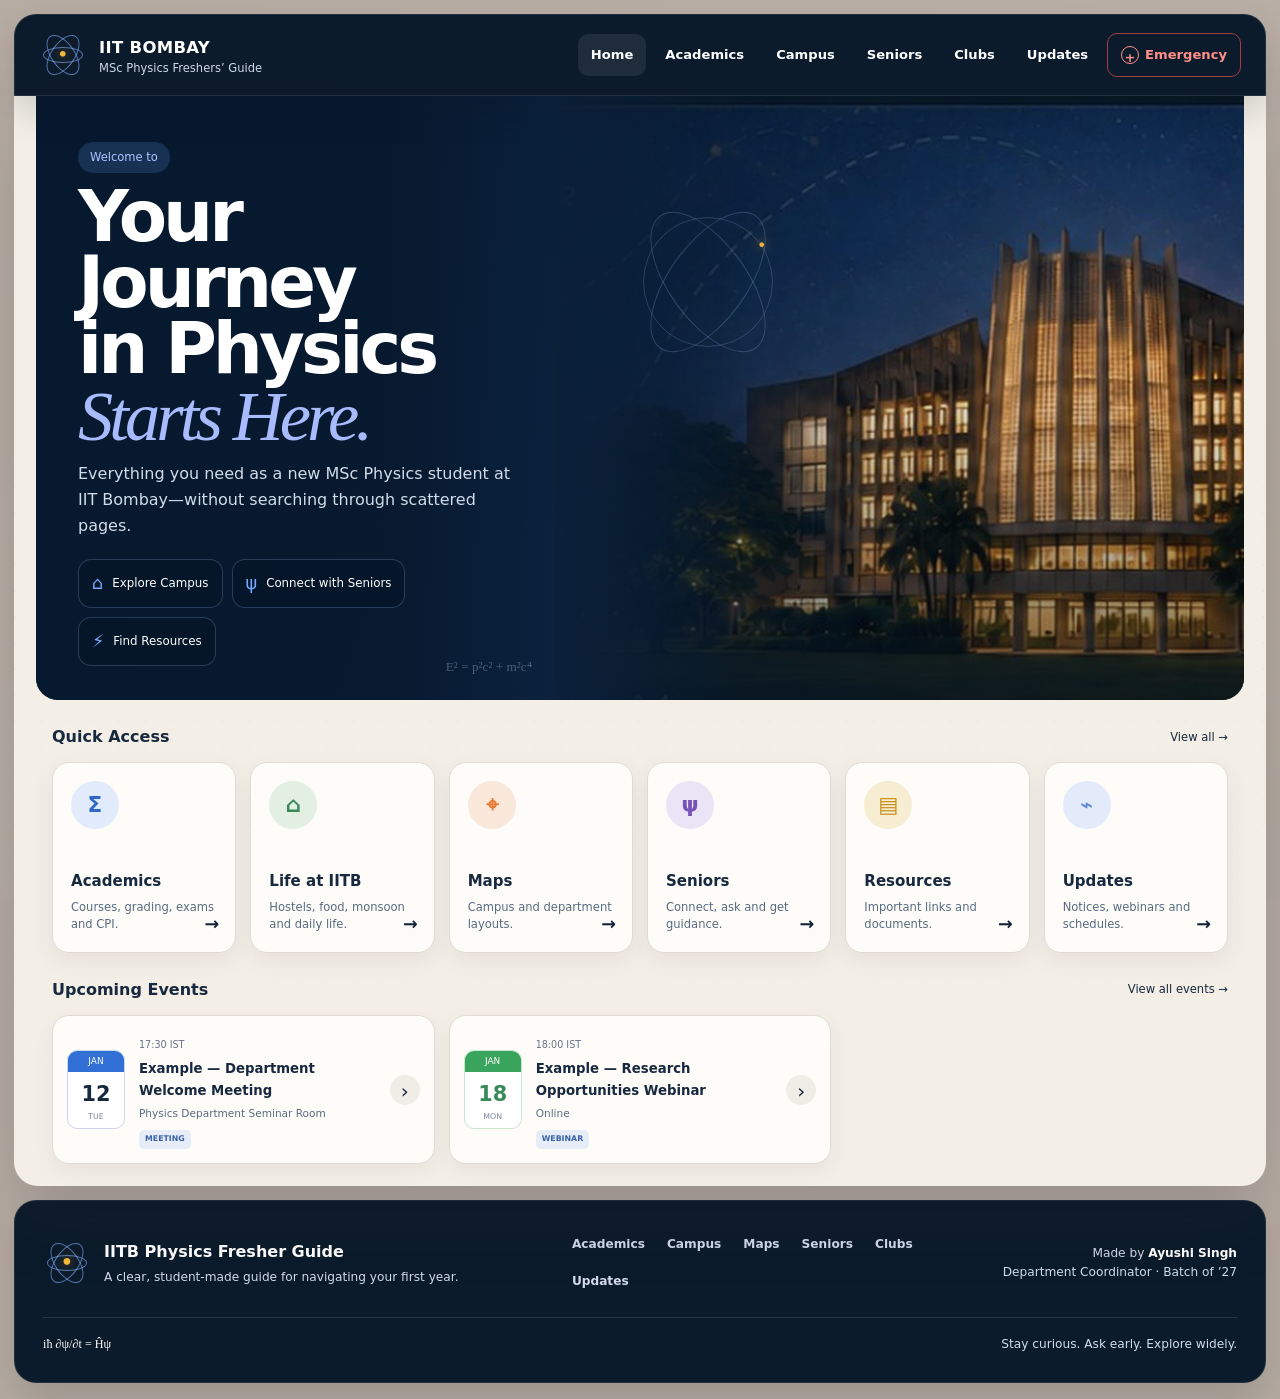
<file: index.html>
<!doctype html><html lang="en"><head><meta charset="utf-8"><meta name="viewport" content="width=device-width,initial-scale=1"><meta name="description" content="A clear fresher guide for incoming IIT Bombay MSc Physics students."><meta name="theme-color" content="#0a1c32"><title>IIT Bombay MSc Physics Fresher Guide</title><link rel="stylesheet" href="./styles.css"></head><body class="minimal-ui home-page"><nav class="site-nav" aria-label="Primary navigation">
  <a class="site-brand" href="./index.html"><span class="brand-atom" aria-hidden="true"><i></i><b></b><em></em><strong>•</strong></span><span><strong>IIT BOMBAY</strong><small>MSc Physics Freshers’ Guide</small></span></a>
  <button class="menu-toggle" type="button" aria-label="Open navigation" aria-expanded="false"><span></span><span></span><span></span></button>
  <div class="nav-menu"><a class="active" href="./index.html">Home</a><a class="" href="./academics.html">Academics</a><a class="" href="./campus-life.html">Campus</a><a class="" href="./seniors.html">Seniors</a><a class="" href="./clubs.html">Clubs</a><a class="" href="./events.html">Updates</a><a class="nav-emergency " href="./emergency.html"><span>+</span> Emergency</a></div>
</nav>
<main class="home-canvas">
<section class="home-hero">
<div class="home-hero-copy"><span class="welcome-pill">Welcome to</span><h1>Your Journey<br>in Physics<br><em>Starts Here.</em></h1><p>Everything you need as a new MSc Physics student at IIT Bombay—without searching through scattered pages.</p><div class="hero-actions"><a href="./campus-life.html"><span>⌂</span>Explore Campus</a><a href="./seniors.html"><span>ψ</span>Connect with Seniors</a><a href="./resources.html"><span>⚡</span>Find Resources</a></div><span class="hero-equation">E² = p²c² + m²c⁴</span></div>
<div class="home-hero-image"><img src="./assets/iitb-hero-campus.webp" alt="IIT Bombay campus at night"><div class="image-orbit" aria-hidden="true"><i></i><b></b><span>•</span></div></div>
</section>
<section class="home-section"><div class="section-heading"><h2>Quick Access</h2><a href="./resources.html">View all →</a></div><div class="quick-grid">
<a class="quick-card" href="./academics.html"><span class="quick-icon blue">Σ</span><h3>Academics</h3><p>Courses, grading, exams and CPI.</p><b>→</b></a>
<a class="quick-card" href="./campus-life.html"><span class="quick-icon green">⌂</span><h3>Life at IITB</h3><p>Hostels, food, monsoon and daily life.</p><b>→</b></a>
<a class="quick-card" href="./campus-map.html"><span class="quick-icon orange">⌖</span><h3>Maps</h3><p>Campus and department layouts.</p><b>→</b></a>
<a class="quick-card" href="./seniors.html"><span class="quick-icon violet">ψ</span><h3>Seniors</h3><p>Connect, ask and get guidance.</p><b>→</b></a>
<a class="quick-card" href="./resources.html"><span class="quick-icon gold">▤</span><h3>Resources</h3><p>Important links and documents.</p><b>→</b></a>
<a class="quick-card" href="./events.html"><span class="quick-icon sky">⌁</span><h3>Updates</h3><p>Notices, webinars and schedules.</p><b>→</b></a>
</div></section>
<section class="home-section"><div class="section-heading"><h2>Upcoming Events</h2><a href="./events.html">View all events →</a></div><div id="home-events" class="home-events">
<article class="home-event"><time><span>MAY</span><strong>24</strong><small>FRI</small></time><div><small>5:00 PM</small><h3>Department Orientation</h3><p>LH-3, Physics Building</p><b>Meeting</b></div><a href="./events.html">›</a></article>
<article class="home-event"><time class="green"><span>MAY</span><strong>27</strong><small>MON</small></time><div><small>6:30 PM</small><h3>Webinar: Research in Physics</h3><p>Online</p><b>Webinar</b></div><a href="./events.html">›</a></article>
<article class="home-event"><time class="orange"><span>MAY</span><strong>31</strong><small>FRI</small></time><div><small>10:00 AM</small><h3>Lab Safety Session</h3><p>Physics Seminar Hall</p><b>Workshop</b></div><a href="./events.html">›</a></article>
</div></section>
</main><footer class="site-footer">
  <div class="footer-grid">
    <div class="footer-about"><span class="brand-atom" aria-hidden="true"><i></i><b></b><em></em><strong>•</strong></span><div><strong>IITB Physics Fresher Guide</strong><p>A clear, student-made guide for navigating your first year.</p></div></div>
    <div class="footer-links"><a href="./academics.html">Academics</a><a href="./campus-life.html">Campus</a><a href="./campus-map.html">Maps</a><a href="./seniors.html">Seniors</a><a href="./clubs.html">Clubs</a><a href="./events.html">Updates</a></div>
    <p class="footer-credit">Made by <strong>Ayushi Singh</strong><br>Department Coordinator · Batch of ’27</p>
  </div>
  <div class="footer-equation"><span>iħ ∂ψ/∂t = Ĥψ</span><small>Stay curious. Ask early. Explore widely.</small></div>
</footer><script src="./site.js"></script><script src="./events-data.js"></script><script>
(function(){
 const list=document.querySelector('#home-events'); const data=Array.isArray(window.EVENTS_DATA)?window.EVENTS_DATA:[];
 const now=new Date(); const upcoming=data.filter(e=>new Date(`${e.date}T${e.end||e.start}:00+05:30`)>=now).sort((a,b)=>new Date(`${a.date}T${a.start}:00+05:30`)-new Date(`${b.date}T${b.start}:00+05:30`)).slice(0,3);
 if(!upcoming.length)return;
 list.replaceChildren();
 upcoming.forEach((e,i)=>{ const d=new Date(`${e.date}T${e.start}:00+05:30`); const art=document.createElement('article'); art.className='home-event'; const c=i===1?'green':i===2?'orange':''; art.innerHTML=`<time class="${c}"><span>${d.toLocaleDateString('en-IN',{month:'short',timeZone:'Asia/Kolkata'}).toUpperCase()}</span><strong>${d.toLocaleDateString('en-IN',{day:'2-digit',timeZone:'Asia/Kolkata'})}</strong><small>${d.toLocaleDateString('en-IN',{weekday:'short',timeZone:'Asia/Kolkata'}).toUpperCase()}</small></time><div><small>${e.start} IST</small><h3>${e.title}</h3><p>${e.location||e.mode||''}</p><b>${e.category||'Update'}</b></div><a href="./events.html">›</a>`; list.appendChild(art); });
})();
</script></body></html>
</file>
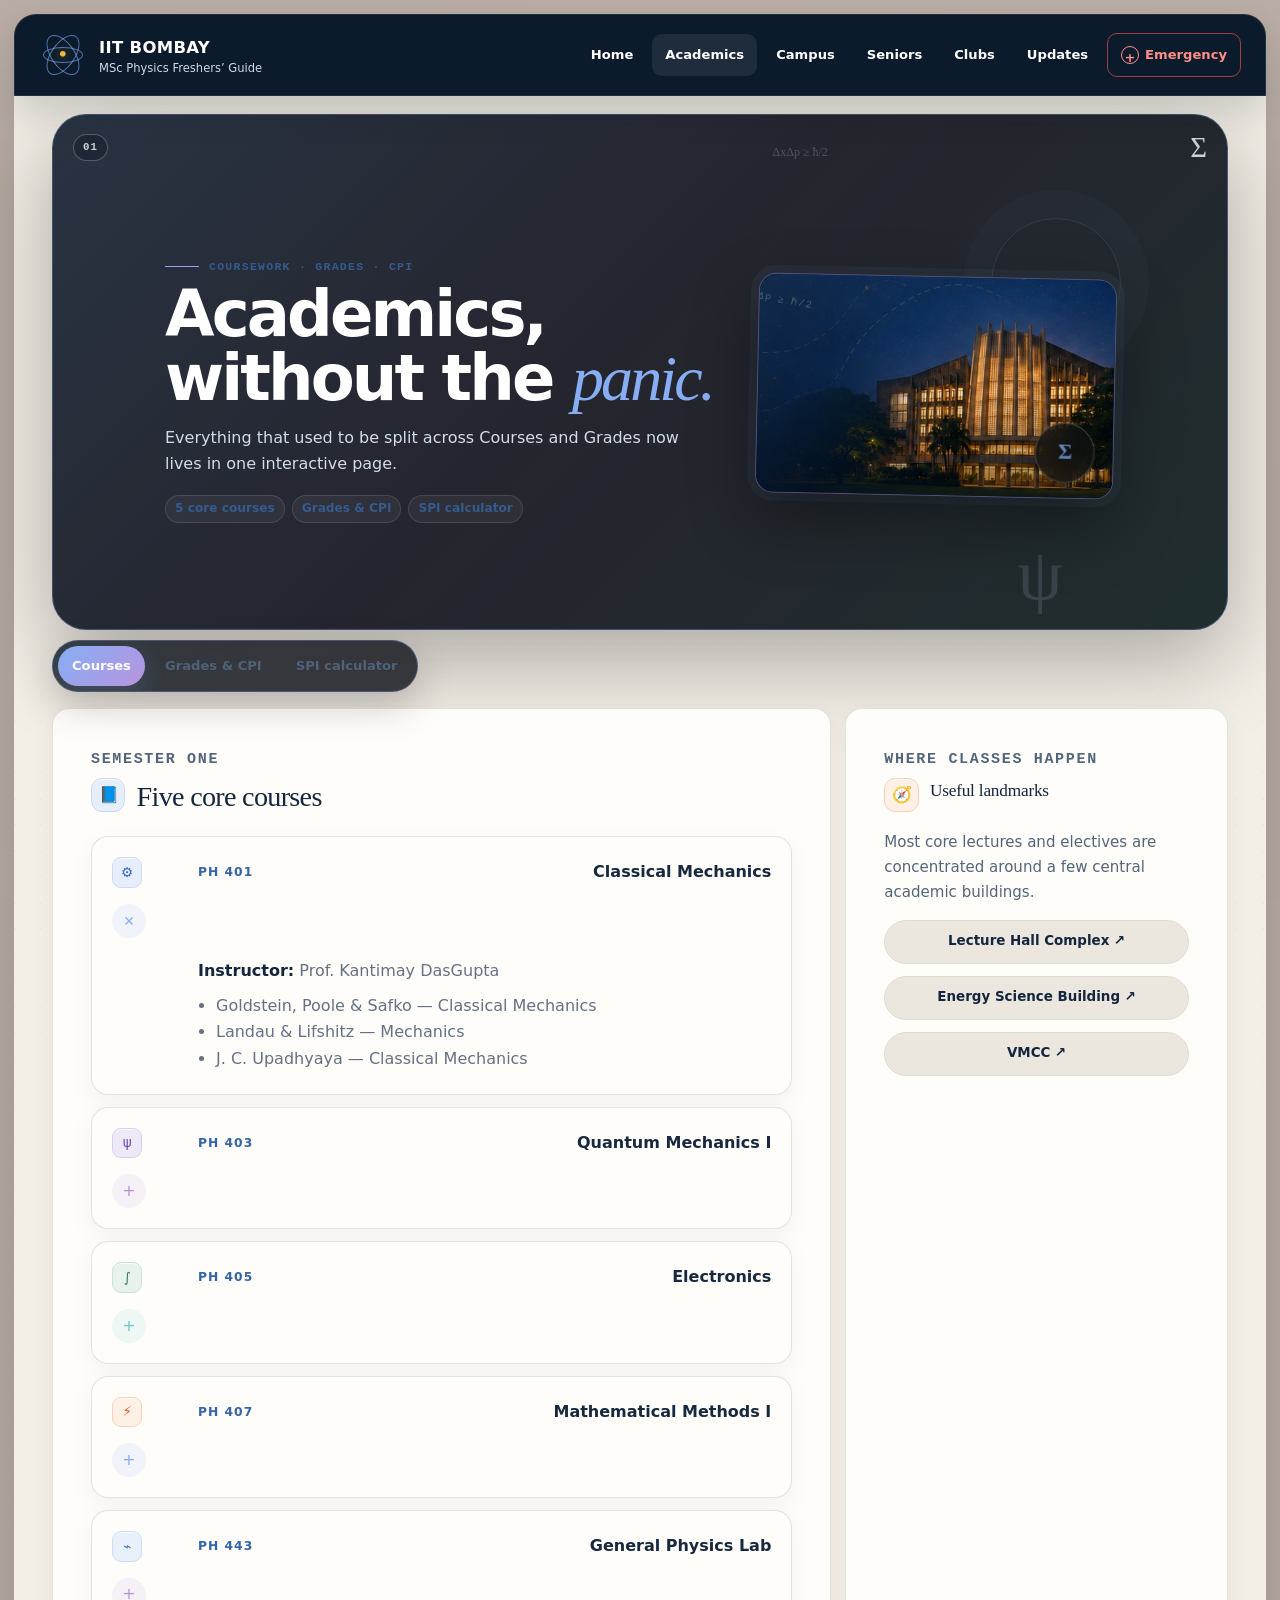
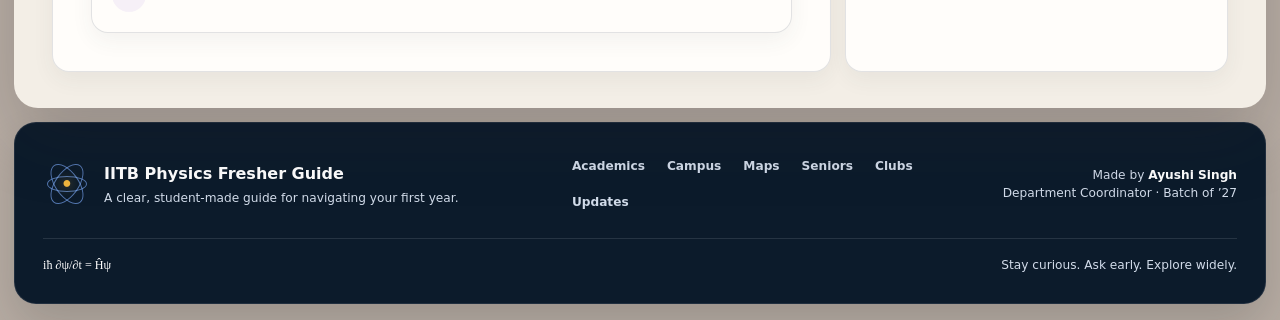
<file: academics.html>
<!DOCTYPE html>

<html lang="en"><head><meta charset="utf-8"/><meta content="width=device-width,initial-scale=1" name="viewport"/><meta content="First-semester courses, grades, CPI and SPI calculator for IIT Bombay MSc Physics freshers." name="description"/><meta content="#20243f" name="theme-color"/><title>Academics — IITB Fresher Guide</title><link href="./styles.css" rel="stylesheet"/></head><body class="subpage dashboard-subpage minimal-ui page-academics guide-page physics-dashboard-page">
<a class="skip-link" href="#main">Skip to content</a>
<nav aria-label="Primary navigation" class="site-nav">
<a class="site-brand" href="./index.html"><span aria-hidden="true" class="brand-atom"><i></i><b></b><em></em><strong>•</strong></span><span><strong>IIT BOMBAY</strong><small>MSc Physics Freshers’ Guide</small></span></a>
<button aria-expanded="false" aria-label="Open navigation" class="menu-toggle" type="button"><span></span><span></span><span></span></button>
<div class="nav-menu"><a class="" href="./index.html">Home</a><a class="active" href="./academics.html">Academics</a><a class="" href="./campus-life.html">Campus</a><a class="" href="./seniors.html">Seniors</a><a class="" href="./clubs.html">Clubs</a><a class="" href="./events.html">Updates</a><a class="nav-emergency" href="./emergency.html"><span>+</span> Emergency</a></div>
</nav><main class="dashboard-subpage-main page-canvas dashboard-main" id="main">
<section class="page-hero"><div aria-hidden="true" class="hero-physics-mark"><span>ΔxΔp ≥ ħ/2</span><i></i><b>ψ</b></div><div class="subpage-card-topline"><span class="card-index">01</span><span class="card-symbol">Σ</span></div><div class="shell page-hero-grid"><div class="reveal"><p class="kicker">Coursework · Grades · CPI</p><h1 class="page-title">Academics, without the <em>panic.</em></h1><p class="lede">Everything that used to be split across Courses and Grades now lives in one interactive page.</p><div class="subpage-meta"><span>5 core courses</span><span>Grades &amp; CPI</span><span>SPI calculator</span></div></div><figure class="page-visual reveal"><img alt="IIT Bombay campus at night" src="./assets/iitb-hero-campus.webp"/></figure></div></section>
<section class="section"><div class="shell"><div class="tab-bar" data-tabs=".academic-panel"><button class="tab-button" data-tab="courses" type="button">Courses</button><button class="tab-button" data-tab="grades" type="button">Grades &amp; CPI</button><button class="tab-button" data-tab="calculator" type="button">SPI calculator</button></div>
<section class="tab-panel academic-panel" id="courses"><div class="content-grid"><div class="panel span-8"><p class="eyebrow">Semester one</p><h2 class="ui-heading"><span aria-hidden="true" class="ui-symbol ui-blue">📘</span>Five core courses</h2><div class="course-list">
<details class="course" open=""><summary><span aria-hidden="true" class="ui-course-symbol ui-blue">⚙</span><span class="course-code">PH 401</span><span class="course-title">Classical Mechanics</span><span class="course-plus">+</span></summary><div class="course-body"><strong>Instructor:</strong> Prof. Kantimay DasGupta<ul class="book-list"><li>Goldstein, Poole &amp; Safko — Classical Mechanics</li><li>Landau &amp; Lifshitz — Mechanics</li><li>J. C. Upadhyaya — Classical Mechanics</li></ul></div></details>
<details class="course"><summary><span aria-hidden="true" class="ui-course-symbol ui-violet">ψ</span><span class="course-code">PH 403</span><span class="course-title">Quantum Mechanics I</span><span class="course-plus">+</span></summary><div class="course-body"><strong>Instructor:</strong> Prof. Hridis Pal<ul class="book-list"><li>Nouredine Zettili — Quantum Mechanics</li><li>J. J. Sakurai — Modern Quantum Mechanics</li></ul></div></details>
<details class="course"><summary><span aria-hidden="true" class="ui-course-symbol ui-green">∫</span><span class="course-code">PH 405</span><span class="course-title">Electronics</span><span class="course-plus">+</span></summary><div class="course-body"><strong>Instructor:</strong> Prof. M. Maniraj<ul class="book-list"><li>Bryan H. Suits — Electronics for Physicists</li><li>Dennis L. Eggleston — Basic Electronics for Scientists and Engineers</li></ul></div></details>
<details class="course"><summary><span aria-hidden="true" class="ui-course-symbol ui-orange">⚡</span><span class="course-code">PH 407</span><span class="course-title">Mathematical Methods I</span><span class="course-plus">+</span></summary><div class="course-body"><strong>Instructor:</strong> Prof. Anirban Sain<ul class="book-list"><li>Arfken, Weber &amp; Harris — Mathematical Methods for Physicists</li><li>Riley, Hobson &amp; Bence — Mathematical Methods for Physics and Engineering</li></ul></div></details>
<details class="course"><summary><span aria-hidden="true" class="ui-course-symbol ui-sky">⌁</span><span class="course-code">PH 443</span><span class="course-title">General Physics Lab</span><span class="course-plus">+</span></summary><div class="course-body"><strong>Instructor:</strong> Prof. Pradip Sarin<p>Keep lab records current. A neat graph and uncertainty analysis are part of the experiment, not decoration.</p></div></details>
</div></div><aside class="panel span-4"><p class="eyebrow">Where classes happen</p><h3 class="ui-heading"><span aria-hidden="true" class="ui-symbol ui-orange">🧭</span>Useful landmarks</h3><p>Most core lectures and electives are concentrated around a few central academic buildings.</p><div class="course-list"><a class="btn btn-secondary" href="https://www.google.com/maps/search/?api=1&amp;query=Lecture+Hall+Complex+IIT+Bombay" rel="noopener" target="_blank">Lecture Hall Complex ↗</a><a class="btn btn-secondary" href="https://www.google.com/maps/search/?api=1&amp;query=DESE+IIT+Bombay" rel="noopener" target="_blank">Energy Science Building ↗</a><a class="btn btn-secondary" href="https://www.google.com/maps/search/?api=1&amp;query=VMCC+IIT+Bombay" rel="noopener" target="_blank">VMCC ↗</a></div></aside></div></section>
<section class="tab-panel academic-panel" id="grades"><div class="content-grid"><div class="panel span-7"><p class="eyebrow">Grade-point ladder</p><h2 class="ui-heading"><span aria-hidden="true" class="ui-symbol ui-violet">📊</span>How letter grades map to points</h2><div class="grade-ladder"><div class="grade-row"><span class="grade-letter">AP / AA</span><span class="grade-point">10</span><span>Top grade</span></div><div class="grade-row"><span class="grade-letter">AB</span><span class="grade-point">9</span><span>Excellent</span></div><div class="grade-row"><span class="grade-letter">BB</span><span class="grade-point">8</span><span>Very good</span></div><div class="grade-row"><span class="grade-letter">BC</span><span class="grade-point">7</span><span>Good</span></div><div class="grade-row"><span class="grade-letter">CC</span><span class="grade-point">6</span><span>Average</span></div><div class="grade-row"><span class="grade-letter">CD</span><span class="grade-point">5</span><span>Below average</span></div><div class="grade-row"><span class="grade-letter">DD</span><span class="grade-point">4</span><span>Minimum passing grade</span></div><div class="grade-row"><span class="grade-letter">FR / FF</span><span class="grade-point">0</span><span>Fail; action depends on course and rule</span></div></div></div><div class="panel span-5"><p class="eyebrow">Terms you will see</p><h3 class="ui-heading"><span aria-hidden="true" class="ui-symbol ui-sky">ℹ</span>DX, II, W and AU</h3><p><strong>DX</strong> generally denotes an attendance-related failure. <strong>II</strong> is incomplete, often connected to an approved missed examination. <strong>W</strong> indicates withdrawal. <strong>AU</strong> is audit status.</p><p>Academic regulations and deadlines can change. Treat this page as orientation, then verify the current rule in ASC and official institute communication.</p></div></div></section>
<section class="tab-panel academic-panel" id="calculator"><div class="content-grid"><div class="panel span-8"><p class="eyebrow">Interactive tool</p><h2 class="ui-heading"><span aria-hidden="true" class="ui-symbol ui-green">∑</span>Estimate your SPI</h2><p>Add courses, credits and expected grade points. The result is a weighted average.</p><div class="calculator" id="spi-calculator"><div id="calc-rows"></div><div class="calc-actions"><button class="btn btn-secondary" id="add-course" type="button">+ Add course</button><button class="btn btn-primary" id="calculate-spi" type="button">Calculate SPI</button></div><div aria-live="polite" class="calc-result"><span>Estimated SPI</span><strong id="spi-result">0.00</strong></div></div></div><aside class="panel span-4"><p class="eyebrow">Formula</p><h3 class="ui-heading"><span aria-hidden="true" class="ui-symbol ui-gold">⚖</span>Weighted mean</h3><p>SPI = Σ(credit × grade point) / Σ(credits)</p><p>The calculator runs entirely in your browser and does not store course information.</p></aside></div></section>
</div></section></main>
<footer class="site-footer">
<div class="footer-grid">
<div class="footer-about"><span aria-hidden="true" class="brand-atom"><i></i><b></b><em></em><strong>•</strong></span><div><strong>IITB Physics Fresher Guide</strong><p>A clear, student-made guide for navigating your first year.</p></div></div>
<div class="footer-links"><a href="./academics.html">Academics</a><a href="./campus-life.html">Campus</a><a href="./campus-map.html">Maps</a><a href="./seniors.html">Seniors</a><a href="./clubs.html">Clubs</a><a href="./events.html">Updates</a></div>
<p class="footer-credit">Made by <strong>Ayushi Singh</strong><br/>Department Coordinator · Batch of ’27</p>
</div>
<div class="footer-equation"><span>iħ ∂ψ/∂t = Ĥψ</span><small>Stay curious. Ask early. Explore widely.</small></div>
</footer>
<script src="./site.js"></script>
<script>
const rows=document.querySelector('#calc-rows');
const gradeOptions=[['AP / AA',10],['AB',9],['BB',8],['BC',7],['CC',6],['CD',5],['DD',4],['FR / FF',0]];
function addRow(name='',credits=6,point=8){const row=document.createElement('div');row.className='calc-row';row.innerHTML=`<input class="field" aria-label="Course name" placeholder="Course name" value="${name}"><input class="field" aria-label="Credits" type="number" min="0" step=".5" value="${credits}"><select class="field grade-select" aria-label="Expected grade">${gradeOptions.map(([g,p])=>`<option value="${p}" ${p===point?'selected':''}>${g} (${p})</option>`).join('')}</select><button class="remove-row" type="button" aria-label="Remove course">×</button>`;row.querySelector('.remove-row').addEventListener('click',()=>row.remove());rows.appendChild(row)}
[['Classical Mechanics',6,8],['Quantum Mechanics I',6,8],['Electronics',6,8],['Mathematical Methods I',6,8],['General Physics Lab',4,8]].forEach(x=>addRow(...x));
document.querySelector('#add-course').addEventListener('click',()=>addRow());document.querySelector('#calculate-spi').addEventListener('click',()=>{let weighted=0,total=0;document.querySelectorAll('.calc-row').forEach(row=>{const c=Number(row.children[1].value);const p=Number(row.children[2].value);if(c>0){weighted+=c*p;total+=c}});document.querySelector('#spi-result').textContent=total?(weighted/total).toFixed(2):'0.00'});
</script></body></html>
</file>
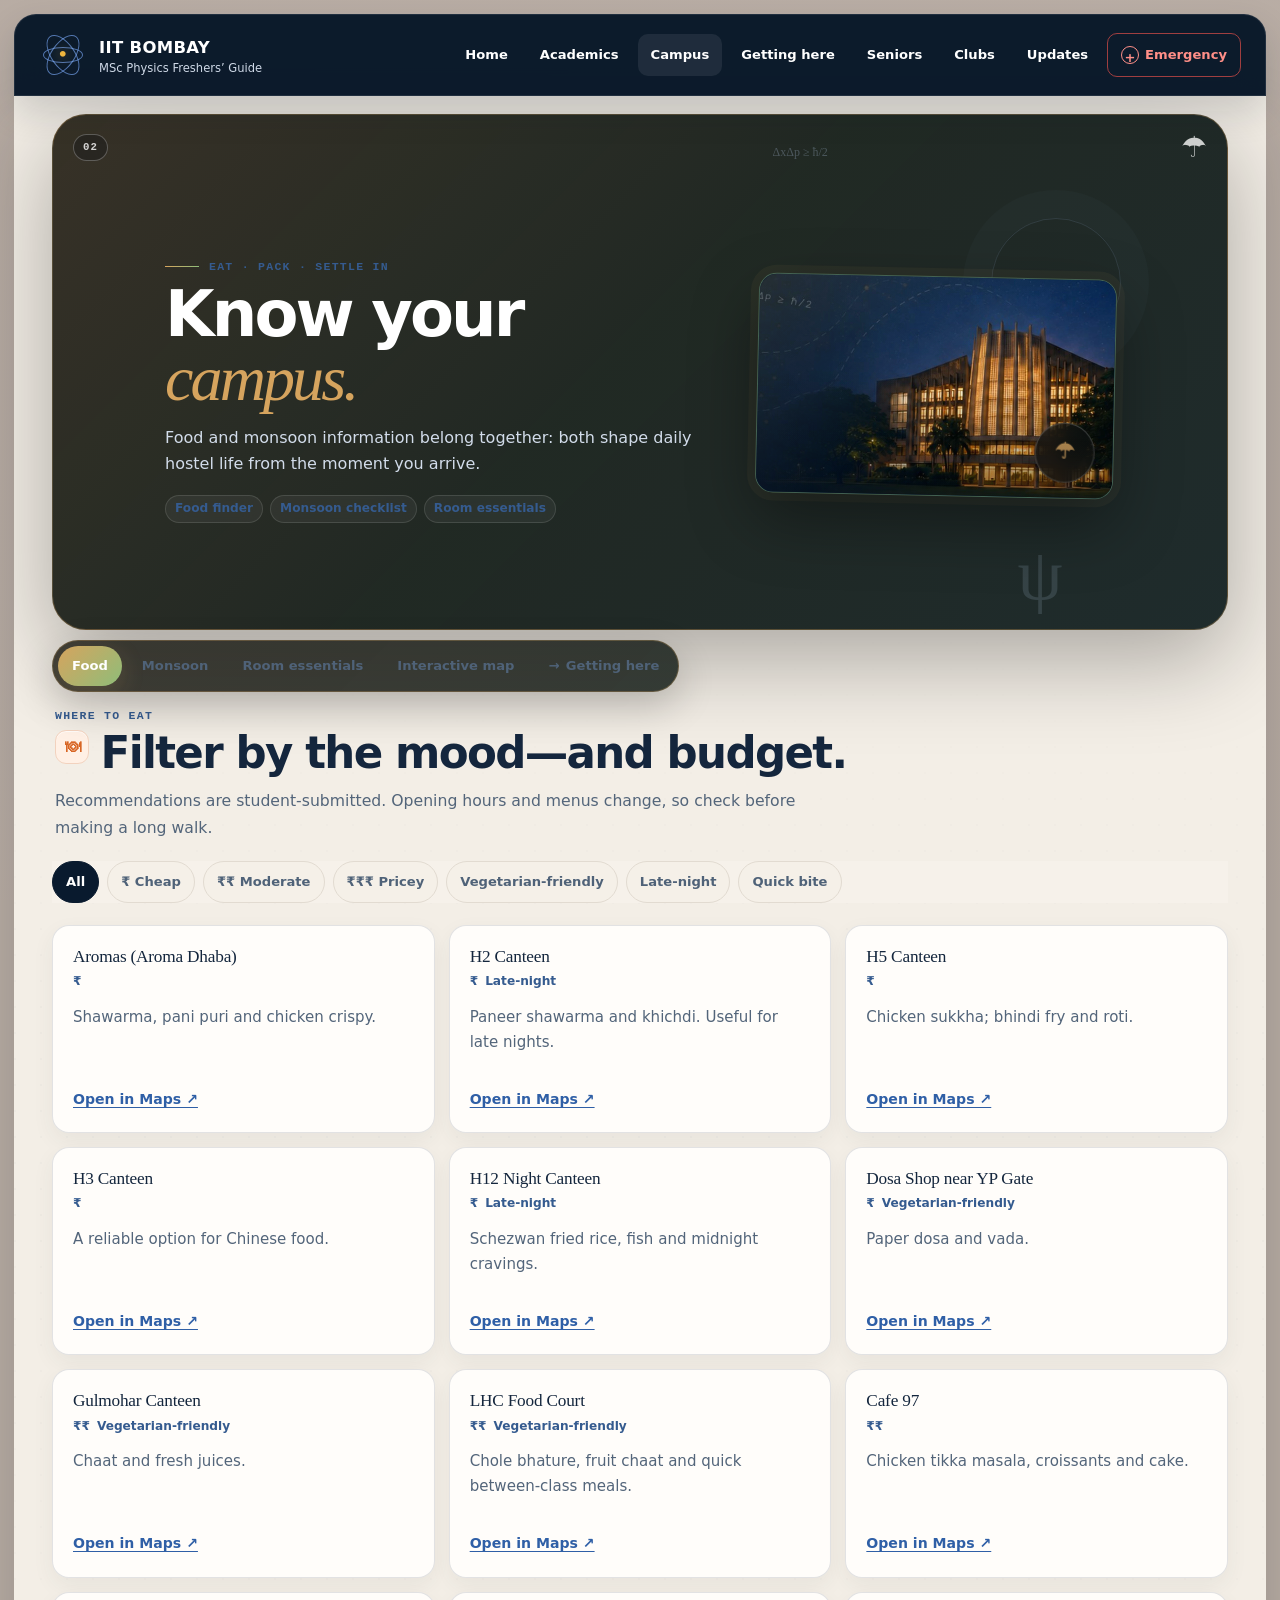
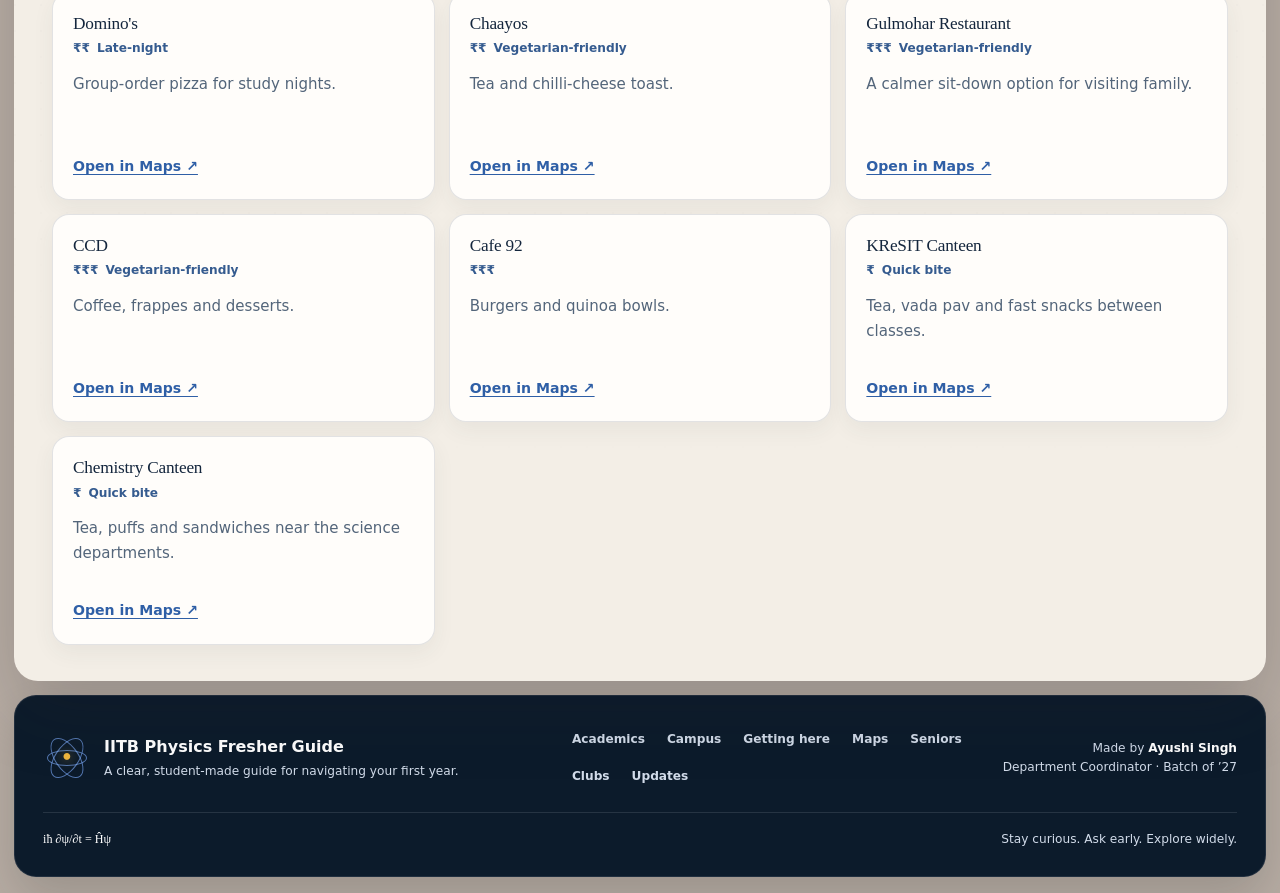
<file: campus-life.html>
<!DOCTYPE html>

<html lang="en"><head><meta charset="utf-8"/><meta content="width=device-width,initial-scale=1" name="viewport"/><meta content="Food, monsoon survival and campus essentials for incoming IIT Bombay students." name="description"/><meta content="#263322" name="theme-color"/><title>Know Your Campus — IITB Fresher Guide</title><link href="./styles.css" rel="stylesheet"/></head><body class="subpage dashboard-subpage minimal-ui guide-page page-campus physics-dashboard-page">
<a class="skip-link" href="#main">Skip to content</a>
<nav aria-label="Primary navigation" class="site-nav">
<a class="site-brand" href="./index.html"><span aria-hidden="true" class="brand-atom"><i></i><b></b><em></em><strong>•</strong></span><span><strong>IIT BOMBAY</strong><small>MSc Physics Freshers’ Guide</small></span></a>
<button aria-expanded="false" aria-label="Open navigation" class="menu-toggle" type="button"><span></span><span></span><span></span></button>
<div class="nav-menu"><a class="" href="./index.html">Home</a><a class="" href="./academics.html">Academics</a><a class="active" href="./campus-life.html">Campus</a><a class="" href="./transport.html">Getting here</a><a class="" href="./seniors.html">Seniors</a><a class="" href="./clubs.html">Clubs</a><a class="" href="./events.html">Updates</a><a class="nav-emergency" href="./emergency.html"><span>+</span> Emergency</a></div>
</nav><main class="dashboard-subpage-main page-canvas dashboard-main" id="main">
<section class="page-hero"><div aria-hidden="true" class="hero-physics-mark"><span>ΔxΔp ≥ ħ/2</span><i></i><b>ψ</b></div><div class="subpage-card-topline"><span class="card-index">02</span><span class="card-symbol">☂</span></div><div class="shell page-hero-grid"><div class="reveal"><p class="kicker">Eat · Pack · Settle in</p><h1 class="page-title">Know your <em>campus.</em></h1><p class="lede">Food and monsoon information belong together: both shape daily hostel life from the moment you arrive.</p><div class="subpage-meta"><span>Food finder</span><span>Monsoon checklist</span><span>Room essentials</span></div></div><figure class="page-visual reveal"><img alt="IIT Bombay campus at night" src="./assets/iitb-hero-campus.webp"/></figure></div></section>
<section class="section"><div class="shell"><div class="tab-bar" data-tabs=".campus-panel"><button class="tab-button" data-tab="food" type="button">Food</button><button class="tab-button" data-tab="monsoon" type="button">Monsoon</button><button class="tab-button" data-tab="essentials" type="button">Room essentials</button><button class="tab-button" data-tab="map" type="button">Interactive map</button><a class="tab-button transport-tab-link" href="./transport.html">Getting here</a></div>
<section class="tab-panel campus-panel" id="food"><div class="section-head"><div><p class="eyebrow">Where to eat</p><h2 class="section-title ui-heading"><span aria-hidden="true" class="ui-symbol ui-orange">🍽</span>Filter by the mood—and budget.</h2><p class="section-copy">Recommendations are student-submitted. Opening hours and menus change, so check before making a long walk.</p></div></div><div class="filters" id="food-filters"><button class="filter-chip active" data-food="all">All</button><button class="filter-chip" data-food="cheap">₹ Cheap</button><button class="filter-chip" data-food="moderate">₹₹ Moderate</button><button class="filter-chip" data-food="pricey">₹₹₹ Pricey</button><button class="filter-chip" data-food="veg">Vegetarian-friendly</button><button class="filter-chip" data-food="late">Late-night</button><button class="filter-chip" data-food="quick">Quick bite</button></div><div class="food-grid" id="food-grid"><article class="food-card" data-tags="cheap"><h3>Aromas (Aroma Dhaba)</h3><div class="food-meta"><span>₹</span></div><p>Shawarma, pani puri and chicken crispy.</p><a class="map-link" href="https://www.google.com/maps/search/?api=1&amp;query=Aromas+(Aroma+Dhaba)+IIT+Bombay" rel="noopener" target="_blank">Open in Maps ↗</a></article><article class="food-card" data-tags="cheap late"><h3>H2 Canteen</h3><div class="food-meta"><span>₹</span><span>Late-night</span></div><p>Paneer shawarma and khichdi. Useful for late nights.</p><a class="map-link" href="https://www.google.com/maps/search/?api=1&amp;query=H2+Canteen+IIT+Bombay" rel="noopener" target="_blank">Open in Maps ↗</a></article><article class="food-card" data-tags="cheap"><h3>H5 Canteen</h3><div class="food-meta"><span>₹</span></div><p>Chicken sukkha; bhindi fry and roti.</p><a class="map-link" href="https://www.google.com/maps/search/?api=1&amp;query=H5+Canteen+IIT+Bombay" rel="noopener" target="_blank">Open in Maps ↗</a></article><article class="food-card" data-tags="cheap"><h3>H3 Canteen</h3><div class="food-meta"><span>₹</span></div><p>A reliable option for Chinese food.</p><a class="map-link" href="https://www.google.com/maps/search/?api=1&amp;query=H3+Canteen+IIT+Bombay" rel="noopener" target="_blank">Open in Maps ↗</a></article><article class="food-card" data-tags="cheap late"><h3>H12 Night Canteen</h3><div class="food-meta"><span>₹</span><span>Late-night</span></div><p>Schezwan fried rice, fish and midnight cravings.</p><a class="map-link" href="https://www.google.com/maps/search/?api=1&amp;query=H12+Night+Canteen+IIT+Bombay" rel="noopener" target="_blank">Open in Maps ↗</a></article><article class="food-card" data-tags="cheap veg"><h3>Dosa Shop near YP Gate</h3><div class="food-meta"><span>₹</span><span>Vegetarian-friendly</span></div><p>Paper dosa and vada.</p><a class="map-link" href="https://www.google.com/maps/search/?api=1&amp;query=Dosa+Shop+near+YP+Gate+IIT+Bombay" rel="noopener" target="_blank">Open in Maps ↗</a></article><article class="food-card" data-tags="moderate veg"><h3>Gulmohar Canteen</h3><div class="food-meta"><span>₹₹</span><span>Vegetarian-friendly</span></div><p>Chaat and fresh juices.</p><a class="map-link" href="https://www.google.com/maps/search/?api=1&amp;query=Gulmohar+Canteen+IIT+Bombay" rel="noopener" target="_blank">Open in Maps ↗</a></article><article class="food-card" data-tags="moderate veg"><h3>LHC Food Court</h3><div class="food-meta"><span>₹₹</span><span>Vegetarian-friendly</span></div><p>Chole bhature, fruit chaat and quick between-class meals.</p><a class="map-link" href="https://www.google.com/maps/search/?api=1&amp;query=LHC+Food+Court+IIT+Bombay" rel="noopener" target="_blank">Open in Maps ↗</a></article><article class="food-card" data-tags="moderate"><h3>Cafe 97</h3><div class="food-meta"><span>₹₹</span></div><p>Chicken tikka masala, croissants and cake.</p><a class="map-link" href="https://www.google.com/maps/search/?api=1&amp;query=Cafe+97+IIT+Bombay" rel="noopener" target="_blank">Open in Maps ↗</a></article><article class="food-card" data-tags="moderate late"><h3>Domino's</h3><div class="food-meta"><span>₹₹</span><span>Late-night</span></div><p>Group-order pizza for study nights.</p><a class="map-link" href="https://www.google.com/maps/search/?api=1&amp;query=Domino's+IIT+Bombay" rel="noopener" target="_blank">Open in Maps ↗</a></article><article class="food-card" data-tags="moderate veg"><h3>Chaayos</h3><div class="food-meta"><span>₹₹</span><span>Vegetarian-friendly</span></div><p>Tea and chilli-cheese toast.</p><a class="map-link" href="https://www.google.com/maps/search/?api=1&amp;query=Chaayos+IIT+Bombay" rel="noopener" target="_blank">Open in Maps ↗</a></article><article class="food-card" data-tags="pricey veg"><h3>Gulmohar Restaurant</h3><div class="food-meta"><span>₹₹₹</span><span>Vegetarian-friendly</span></div><p>A calmer sit-down option for visiting family.</p><a class="map-link" href="https://www.google.com/maps/search/?api=1&amp;query=Gulmohar+Restaurant+IIT+Bombay" rel="noopener" target="_blank">Open in Maps ↗</a></article><article class="food-card" data-tags="pricey veg"><h3>CCD</h3><div class="food-meta"><span>₹₹₹</span><span>Vegetarian-friendly</span></div><p>Coffee, frappes and desserts.</p><a class="map-link" href="https://www.google.com/maps/search/?api=1&amp;query=CCD+IIT+Bombay" rel="noopener" target="_blank">Open in Maps ↗</a></article><article class="food-card" data-tags="pricey"><h3>Cafe 92</h3><div class="food-meta"><span>₹₹₹</span></div><p>Burgers and quinoa bowls.</p><a class="map-link" href="https://www.google.com/maps/search/?api=1&amp;query=Cafe+92+IIT+Bombay" rel="noopener" target="_blank">Open in Maps ↗</a></article><article class="food-card" data-tags="cheap quick"><h3>KReSIT Canteen</h3><div class="food-meta"><span>₹</span><span>Quick bite</span></div><p>Tea, vada pav and fast snacks between classes.</p><a class="map-link" href="https://www.google.com/maps/search/?api=1&amp;query=KReSIT+Canteen+IIT+Bombay" rel="noopener" target="_blank">Open in Maps ↗</a></article><article class="food-card" data-tags="cheap quick"><h3>Chemistry Canteen</h3><div class="food-meta"><span>₹</span><span>Quick bite</span></div><p>Tea, puffs and sandwiches near the science departments.</p><a class="map-link" href="https://www.google.com/maps/search/?api=1&amp;query=Chemistry+Canteen+IIT+Bombay" rel="noopener" target="_blank">Open in Maps ↗</a></article></div></section>
<section class="tab-panel campus-panel" id="monsoon"><div class="content-grid"><div class="panel span-7"><p class="eyebrow">Interactive packing list</p><h2 class="ui-heading"><span aria-hidden="true" class="ui-symbol ui-sky">☂</span>Monsoon kit</h2><p>Tick items as you pack. Your progress is saved in this browser.</p><div class="checklist" id="monsoon-list"><label class="check"><input data-key="umbrella" type="checkbox"/><span><strong>Sturdy umbrella</strong><small>Small folding umbrellas often lose against Mumbai wind.</small></span></label><label class="check"><input data-key="raincoat" type="checkbox"/><span><strong>Good raincoat</strong><small>Useful when you need both hands for a bag or bicycle.</small></span></label><label class="check"><input data-key="waterproof" type="checkbox"/><span><strong>Waterproof laptop layer</strong><small>Use a sleeve plus a waterproof outer bag.</small></span></label><label class="check"><input data-key="footwear" type="checkbox"/><span><strong>Quick-drying footwear</strong><small>Keep one dry pair reserved for classes and labs.</small></span></label><label class="check"><input data-key="fungus" type="checkbox"/><span><strong>Moisture and fungus control</strong><small>Do not leave damp clothes or leather sealed in cupboards.</small></span></label><label class="check"><input data-key="laundry" type="checkbox"/><span><strong>Use hostel laundry for drying</strong><small>Air-drying can remain slow during humid weeks.</small></span></label></div></div><aside class="panel span-5"><p class="eyebrow">Two mistakes to avoid</p><h3 class="ui-heading"><span aria-hidden="true" class="ui-symbol ui-violet">🛏</span>Leave the bedding at home</h3><p>Mattresses, pillows, buckets, mugs and many room basics are available around the hostel area. Save luggage space for personal essentials.</p><h3 class="ui-heading"><span aria-hidden="true" class="ui-symbol ui-green">🧺</span>Do not hoard perishables</h3><p>Humidity shortens food life. Keep snacks sealed and avoid storing damp packaging.</p></aside></div></section>
<section class="tab-panel campus-panel" id="essentials"><div class="content-grid"><div class="panel span-6"><p class="eyebrow">Daily setup</p><h2 class="ui-heading"><span aria-hidden="true" class="ui-symbol ui-gold">🛍</span>Where to buy basics</h2><div class="course-list"><article class="course"><div class="course-body" style="padding:20px"><strong class="ui-heading-small"><span aria-hidden="true" class="ui-symbol ui-sky ui-symbol-small">🪣</span>H12 / H13 / H14 cluster</strong><p>Buckets, mugs, toiletries and quick snacks.</p><a class="map-link" href="https://www.google.com/maps/search/?api=1&amp;query=Hostel+13+IIT+Bombay" rel="noopener" target="_blank">Open area in Maps ↗</a></div></article><article class="course"><div class="course-body" style="padding:20px"><strong class="ui-heading-small"><span aria-hidden="true" class="ui-symbol ui-violet ui-symbol-small">📘</span>Hostel 1 stationery and Xerox</strong><p>Notebooks, lab records, printing and copies.</p><a class="map-link" href="https://www.google.com/maps/search/?api=1&amp;query=Hostel+1+IIT+Bombay" rel="noopener" target="_blank">Open in Maps ↗</a></div></article><article class="course"><div class="course-body" style="padding:20px"><strong class="ui-heading-small"><span aria-hidden="true" class="ui-symbol ui-green ui-symbol-small">🏪</span>Dhun convenience store, H16</strong><p>Packaged food, daily essentials and late-night supplies.</p><a class="map-link" href="https://www.google.com/maps/search/?api=1&amp;query=Hostel+16+IIT+Bombay" rel="noopener" target="_blank">Open in Maps ↗</a></div></article></div></div><div class="panel span-6"><p class="eyebrow">Bulk purchases</p><h2 class="ui-heading"><span aria-hidden="true" class="ui-symbol ui-orange">🛒</span>One larger grocery run</h2><p>DMart in Hiranandani can be useful for shared room supplies, coffee and packaged snacks. Coordinate with batchmates rather than making repeated solo trips.</p><a class="btn btn-secondary" href="https://www.google.com/maps/search/?api=1&amp;query=DMart+Hiranandani+Powai" rel="noopener" target="_blank">DMart in Maps ↗</a></div></div></section>
<section class="tab-panel campus-panel" id="map">
<div class="campus-map-promo panel">
<div class="campus-map-promo-copy">
<p class="eyebrow">Navigate faster</p>
<h2 class="ui-heading"><span aria-hidden="true" class="ui-symbol ui-blue">⌖</span>Interactive campus + department maps</h2>
<p>Search key campus locations, jump to gates, hostels, food spots and academic buildings, then switch to the Physics Department floor layouts inside one clean page.</p>
<div class="campus-map-promo-actions">
<a class="btn btn-primary" href="./campus-map.html">Open interactive maps</a>
<span>Campus view + Physics Department layout</span>
</div>
</div>
<div aria-hidden="true" class="campus-map-promo-visual">
<img alt="" src="./assets/iitb-campus-map.webp"/>
<span class="map-pulse p1"></span>
<span class="map-pulse p2"></span>
<span class="map-pulse p3"></span>
</div>
</div>
</section></div></section></main>
<footer class="site-footer">
<div class="footer-grid">
<div class="footer-about"><span aria-hidden="true" class="brand-atom"><i></i><b></b><em></em><strong>•</strong></span><div><strong>IITB Physics Fresher Guide</strong><p>A clear, student-made guide for navigating your first year.</p></div></div>
<div class="footer-links"><a href="./academics.html">Academics</a><a href="./campus-life.html">Campus</a><a href="./transport.html">Getting here</a><a href="./campus-map.html">Maps</a><a href="./seniors.html">Seniors</a><a href="./clubs.html">Clubs</a><a href="./events.html">Updates</a></div>
<p class="footer-credit">Made by <strong>Ayushi Singh</strong><br/>Department Coordinator · Batch of ’27</p>
</div>
<div class="footer-equation"><span>iħ ∂ψ/∂t = Ĥψ</span><small>Stay curious. Ask early. Explore widely.</small></div>
</footer>
<script src="./site.js"></script><script>
const chips=[...document.querySelectorAll('[data-food]')],cards=[...document.querySelectorAll('.food-card')];chips.forEach(chip=>chip.addEventListener('click',()=>{chips.forEach(c=>c.classList.toggle('active',c===chip));const f=chip.dataset.food;cards.forEach(card=>card.hidden=f!=='all'&&!card.dataset.tags.split(' ').includes(f))}));
const checks=[...document.querySelectorAll('#monsoon-list input')];checks.forEach(box=>{const key='iitb-pack-'+box.dataset.key;box.checked=localStorage.getItem(key)==='1';box.closest('.check').classList.toggle('done',box.checked);box.addEventListener('change',()=>{localStorage.setItem(key,box.checked?'1':'0');box.closest('.check').classList.toggle('done',box.checked)})});
</script></body></html>
</file>
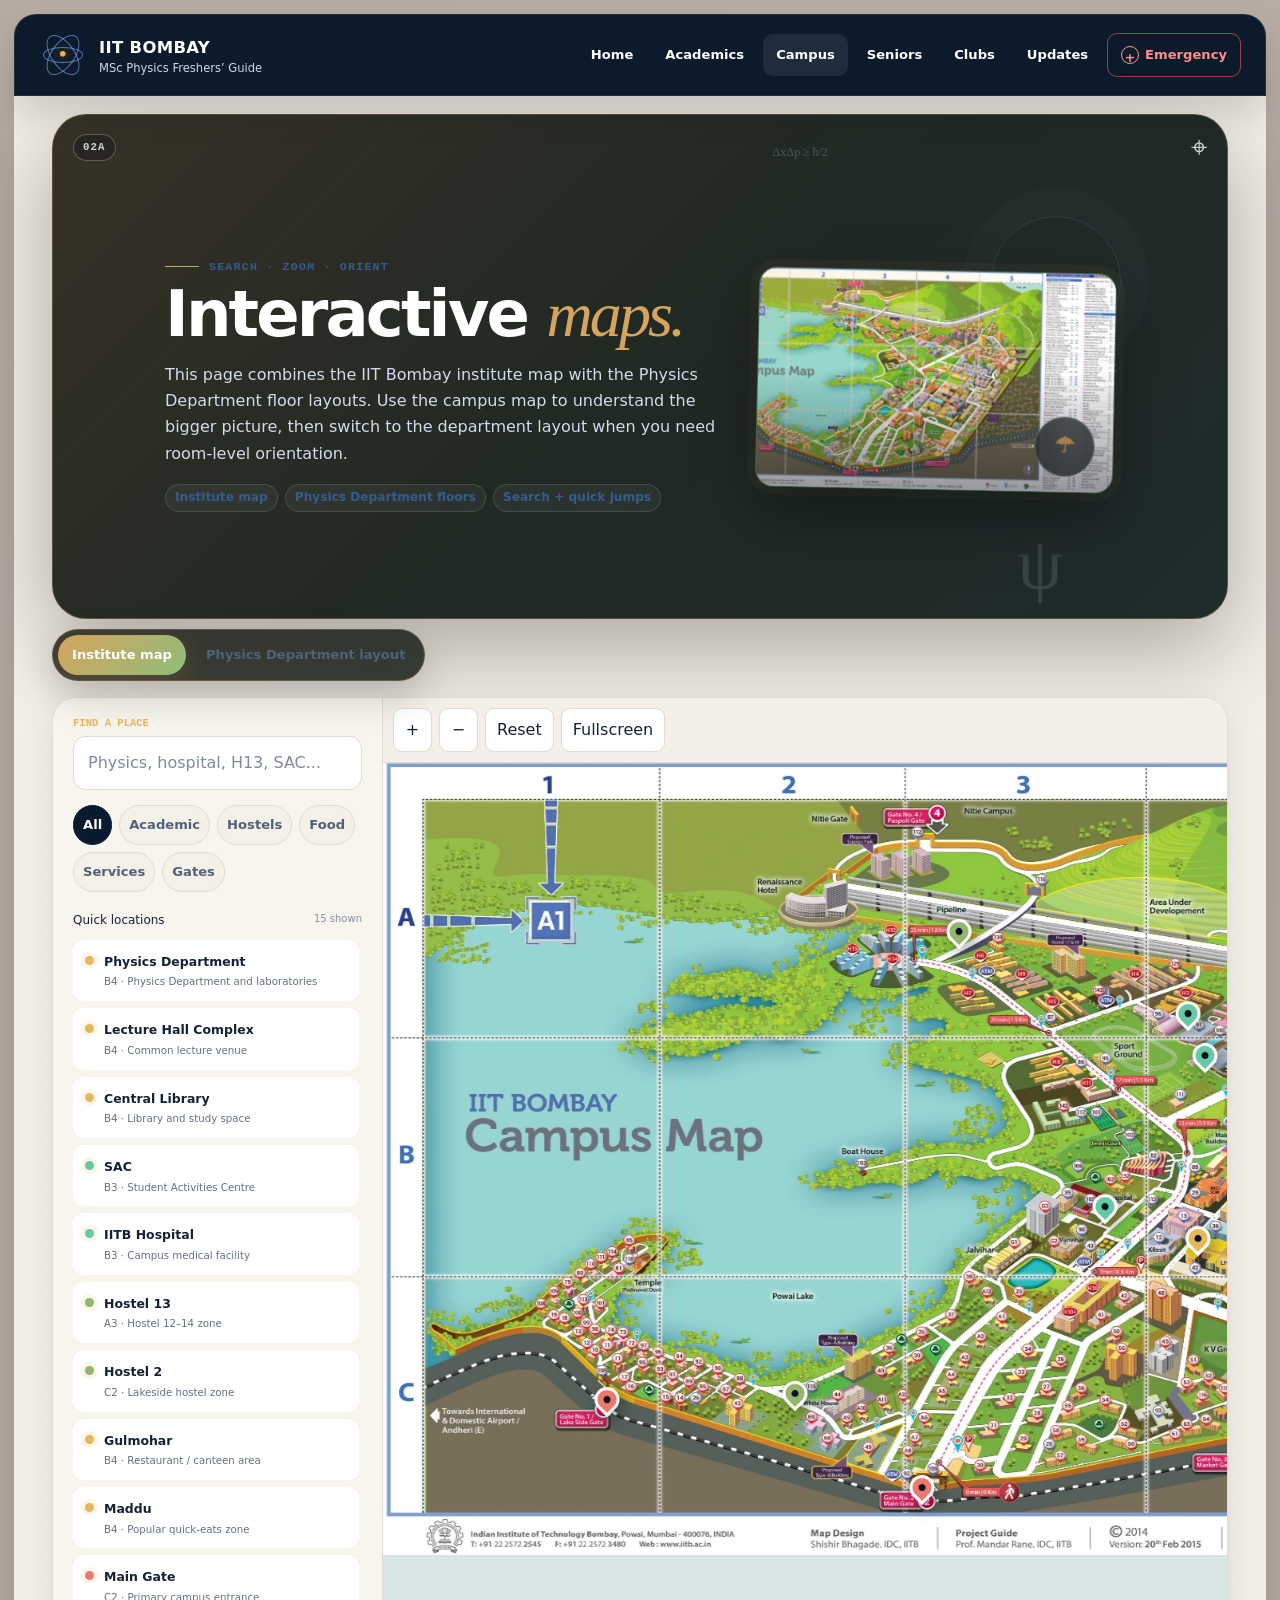
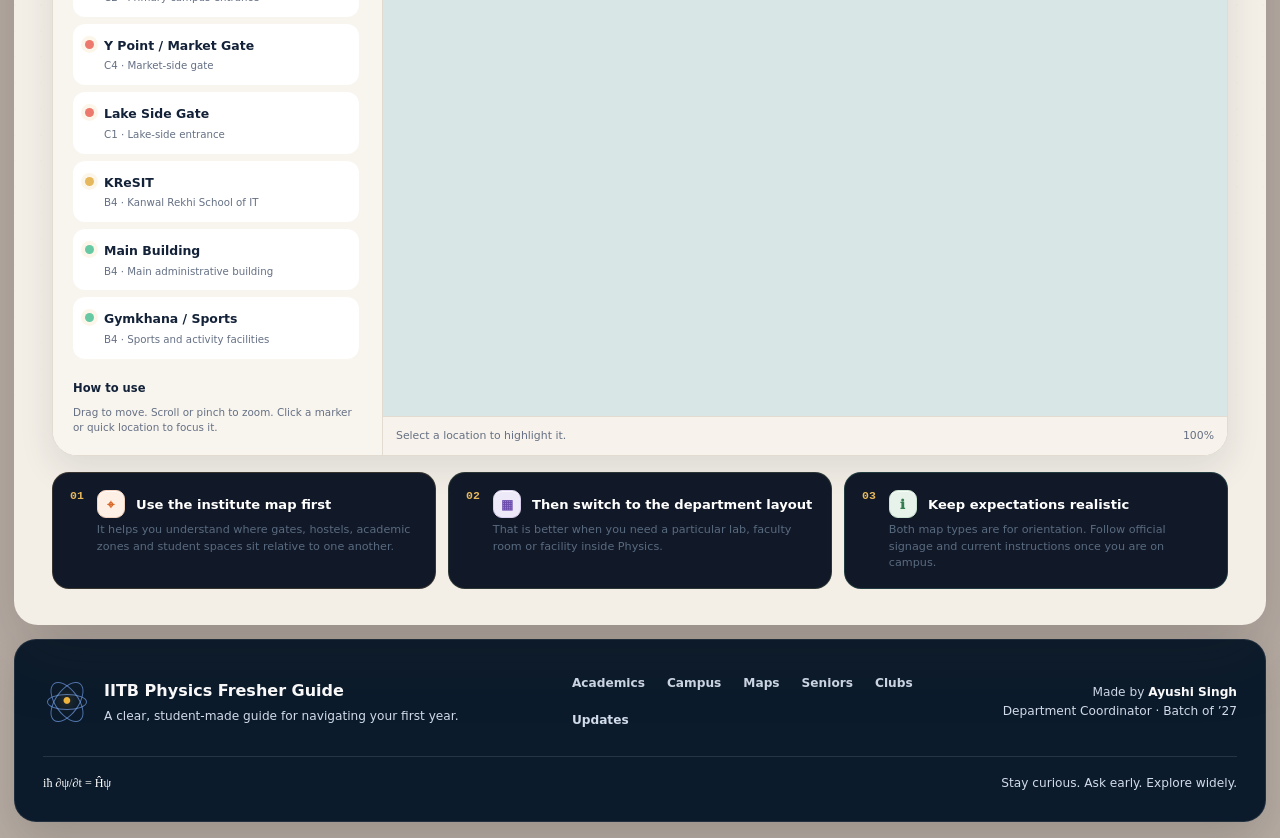
<file: campus-map.html>
<!DOCTYPE html>

<html lang="en">
<head>
<meta charset="utf-8"/>
<meta content="width=device-width,initial-scale=1" name="viewport"/>
<meta content="Interactive IIT Bombay campus map and Physics Department layouts for incoming students." name="description"/>
<meta content="#1a2238" name="theme-color"/>
<title>Interactive Maps — IITB Physics Fresher Guide</title>
<link href="./styles.css" rel="stylesheet"/>
</head>
<body class="subpage dashboard-subpage minimal-ui guide-page page-campus campus-map-page physics-dashboard-page">
<a class="skip-link" href="#main">Skip to content</a>
<nav aria-label="Primary navigation" class="site-nav">
<a class="site-brand" href="./index.html"><span aria-hidden="true" class="brand-atom"><i></i><b></b><em></em><strong>•</strong></span><span><strong>IIT BOMBAY</strong><small>MSc Physics Freshers’ Guide</small></span></a>
<button aria-expanded="false" aria-label="Open navigation" class="menu-toggle" type="button"><span></span><span></span><span></span></button>
<div class="nav-menu"><a class="" href="./index.html">Home</a><a class="" href="./academics.html">Academics</a><a class="active" href="./campus-life.html">Campus</a><a class="" href="./seniors.html">Seniors</a><a class="" href="./clubs.html">Clubs</a><a class="" href="./events.html">Updates</a><a class="nav-emergency" href="./emergency.html"><span>+</span> Emergency</a></div>
</nav>
<main class="dashboard-subpage-main page-canvas dashboard-main campus-map-main" id="main">
<section class="page-hero map-page-hero"><div aria-hidden="true" class="hero-physics-mark"><span>ΔxΔp ≥ ħ/2</span><i></i><b>ψ</b></div>
<div class="subpage-card-topline"><span class="card-index">02A</span><span class="card-symbol">⌖</span></div>
<div class="shell page-hero-grid map-hero-grid">
<div class="reveal">
<p class="kicker">Search · zoom · orient</p>
<h1 class="page-title">Interactive <em>maps.</em></h1>
<p class="lede">This page combines the IIT Bombay institute map with the Physics Department floor layouts. Use the campus map to understand the bigger picture, then switch to the department layout when you need room-level orientation.</p>
<div class="subpage-meta"><span>Institute map</span><span>Physics Department floors</span><span>Search + quick jumps</span></div>
</div>
<figure class="page-visual reveal map-hero-visual"><img alt="IIT Bombay campus map preview" src="./assets/iitb-campus-map.webp"/></figure>
</div>
</section>
<section class="section">
<div class="shell">
<div class="tab-bar map-top-tabs" data-tabs=".map-panel">
<button class="tab-button" data-tab="institute-map" type="button">Institute map</button>
<button class="tab-button" data-tab="department-layout" type="button">Physics Department layout</button>
</div>
<section class="map-panel active" id="institute-map">
<div class="map-shell">
<aside aria-label="Map controls" class="map-sidebar">
<div class="map-search-wrap">
<label for="map-search">Find a place</label>
<input autocomplete="off" id="map-search" placeholder="Physics, hospital, H13, SAC..." type="search"/>
</div>
<div aria-label="Filter locations" class="map-categories" role="group">
<button class="map-chip active" data-map-filter="all" type="button">All</button>
<button class="map-chip" data-map-filter="academic" type="button">Academic</button>
<button class="map-chip" data-map-filter="hostel" type="button">Hostels</button>
<button class="map-chip" data-map-filter="food" type="button">Food</button>
<button class="map-chip" data-map-filter="service" type="button">Services</button>
<button class="map-chip" data-map-filter="gate" type="button">Gates</button>
</div>
<div class="map-results-head"><span>Quick locations</span><small id="map-result-count">0 shown</small></div>
<div class="map-results" id="map-results"></div>
<div class="map-help"><strong>How to use</strong><p>Drag to move. Scroll or pinch to zoom. Click a marker or quick location to focus it.</p></div>
</aside>
<div class="map-stage-wrap">
<div aria-label="Map controls" class="map-toolbar">
<button aria-label="Zoom in" id="map-zoom-in" type="button">+</button>
<button aria-label="Zoom out" id="map-zoom-out" type="button">−</button>
<button id="map-reset" type="button">Reset</button>
<button id="map-fullscreen" type="button">Fullscreen</button>
</div>
<div aria-label="Interactive IIT Bombay campus map" class="map-viewport" id="map-viewport" tabindex="0">
<div class="map-canvas" id="map-canvas">
<img alt="Illustrated IIT Bombay campus map" src="./assets/iitb-campus-map.webp"/>
<div class="map-markers" id="map-markers"></div>
</div>
</div>
<div class="map-status"><span id="map-selection">Select a location to highlight it.</span><span id="map-zoom-label">100%</span></div>
</div>
</div>
</section>
<section class="map-panel" id="department-layout">
<div class="dept-shell panel">
<div class="dept-sidebar">
<p class="eyebrow">Physics Department</p>
<h2 class="ui-heading"><span aria-hidden="true" class="ui-symbol ui-blue">🏢</span>Floor layouts</h2>
<p class="dept-copy">These booklet layouts are presented in a cleaner viewer so you can switch floors quickly. The original room labels are preserved, but the display is restyled for readability.</p>
<div aria-label="Physics Department floors" class="dept-floor-tabs" role="tablist">
<button aria-selected="true" class="dept-floor-tab active" data-floor="ground" role="tab" type="button">Ground floor</button>
<button aria-selected="false" class="dept-floor-tab" data-floor="first" role="tab" type="button">First floor</button>
<button aria-selected="false" class="dept-floor-tab" data-floor="second" role="tab" type="button">Second floor</button>
<button aria-selected="false" class="dept-floor-tab" data-floor="third" role="tab" type="button">Third floor</button>
</div>
<div class="dept-meta" id="dept-meta"></div>
<div class="dept-notes">
<article><span>Tip</span><p>Use this for room-level orientation after you reach the department building.</p></article>
<article><span>Note</span><p>Layouts come from the freshie booklet, so some rooms may shift over time.</p></article>
</div>
</div>
<div class="dept-viewer-wrap">
<div class="dept-toolbar">
<button id="dept-zoom-in" type="button">+</button>
<button id="dept-zoom-out" type="button">−</button>
<button id="dept-reset" type="button">Reset</button>
<button id="dept-fullscreen" type="button">Fullscreen</button>
</div>
<div aria-label="Physics Department floor viewer" class="dept-viewport" id="dept-viewport" tabindex="0">
<div class="dept-canvas" id="dept-canvas">
<img alt="Physics Department ground floor layout" id="dept-image" src="./assets/physics-ground-floor.webp"/>
</div>
</div>
</div>
</div>
</section>
<section class="map-note-grid">
<article><span>01</span><div><strong class="ui-heading-small"><span aria-hidden="true" class="ui-symbol ui-orange ui-symbol-small">⌖</span>Use the institute map first</strong><p>It helps you understand where gates, hostels, academic zones and student spaces sit relative to one another.</p></div></article>
<article><span>02</span><div><strong class="ui-heading-small"><span aria-hidden="true" class="ui-symbol ui-violet ui-symbol-small">▦</span>Then switch to the department layout</strong><p>That is better when you need a particular lab, faculty room or facility inside Physics.</p></div></article>
<article><span>03</span><div><strong class="ui-heading-small"><span aria-hidden="true" class="ui-symbol ui-green ui-symbol-small">ℹ</span>Keep expectations realistic</strong><p>Both map types are for orientation. Follow official signage and current instructions once you are on campus.</p></div></article>
</section>
</div>
</section>
</main>
<footer class="site-footer">
<div class="footer-grid">
<div class="footer-about"><span aria-hidden="true" class="brand-atom"><i></i><b></b><em></em><strong>•</strong></span><div><strong>IITB Physics Fresher Guide</strong><p>A clear, student-made guide for navigating your first year.</p></div></div>
<div class="footer-links"><a href="./academics.html">Academics</a><a href="./campus-life.html">Campus</a><a href="./campus-map.html">Maps</a><a href="./seniors.html">Seniors</a><a href="./clubs.html">Clubs</a><a href="./events.html">Updates</a></div>
<p class="footer-credit">Made by <strong>Ayushi Singh</strong><br/>Department Coordinator · Batch of ’27</p>
</div>
<div class="footer-equation"><span>iħ ∂ψ/∂t = Ĥψ</span><small>Stay curious. Ask early. Explore widely.</small></div>
</footer>
<script src="./site.js"></script>
<script>
const locations = [
  {id:'physics', name:'Physics Department', category:'academic', zone:'B4', x:57.8, y:70.1, note:'Physics Department and laboratories'},
  {id:'lhc', name:'Lecture Hall Complex', category:'academic', zone:'B4', x:59.6, y:56.2, note:'Common lecture venue'},
  {id:'library', name:'Central Library', category:'academic', zone:'B4', x:51.5, y:45.2, note:'Library and study space'},
  {id:'sac', name:'SAC', category:'service', zone:'B3', x:48.5, y:38.5, note:'Student Activities Centre'},
  {id:'hospital', name:'IITB Hospital', category:'service', zone:'B3', x:42.6, y:57.6, note:'Campus medical facility'},
  {id:'h13', name:'Hostel 13', category:'hostel', zone:'A3', x:34.0, y:22.8, note:'Hostel 12–14 zone'},
  {id:'h2', name:'Hostel 2', category:'hostel', zone:'C2', x:24.3, y:81.2, note:'Lakeside hostel zone'},
  {id:'gulmohar', name:'Gulmohar', category:'food', zone:'B4', x:56.4, y:51.3, note:'Restaurant / canteen area'},
  {id:'maddu', name:'Maddu', category:'food', zone:'B4', x:60.8, y:52.9, note:'Popular quick-eats zone'},
  {id:'main-gate', name:'Main Gate', category:'gate', zone:'C2', x:31.8, y:93.1, note:'Primary campus entrance'},
  {id:'yp-gate', name:'Y Point / Market Gate', category:'gate', zone:'C4', x:53.3, y:88.5, note:'Market-side gate'},
  {id:'lake-gate', name:'Lake Side Gate', category:'gate', zone:'C1', x:13.2, y:82.0, note:'Lake-side entrance'},
  {id:'kresit', name:'KReSIT', category:'academic', zone:'B4', x:48.1, y:61.6, note:'Kanwal Rekhi School of IT'},
  {id:'main-building', name:'Main Building', category:'service', zone:'B4', x:50.6, y:47.7, note:'Main administrative building'},
  {id:'gymkhana', name:'Gymkhana / Sports', category:'service', zone:'B4', x:47.5, y:33.2, note:'Sports and activity facilities'}
];
const floorData = {
  ground: {title:'Ground floor', image:'./assets/physics-ground-floor.webp', note:'Clean room, materials labs, workshop, STAR lab and central facilities.'},
  first: {title:'First floor', image:'./assets/physics-first-floor.webp', note:'Electronics, general physics, solids state and nuclear physics related rooms.'},
  second: {title:'Second floor', image:'./assets/physics-second-floor.webp', note:'Faculty rooms, theory/research rooms and upper-floor academic spaces.'},
  third: {title:'Third floor', image:'./assets/physics-third-floor.webp', note:'Additional faculty and research rooms shown in the booklet layout.'}
};

function initDraggableZoom(viewport, canvas, zoomLabel, onReset){
  let scale = 1, tx = 0, ty = 0, dragging = false, start = {x:0,y:0}, origin = {x:0,y:0};
  function apply(){
    canvas.style.transform = `translate(${tx}px, ${ty}px) scale(${scale})`;
    if (zoomLabel) zoomLabel.textContent = `${Math.round(scale*100)}%`;
  }
  function clamp(v){ return Math.min(4, Math.max(.65, v)); }
  function zoomAt(next, clientX, clientY){
    const rect = viewport.getBoundingClientRect();
    const x = clientX - rect.left, y = clientY - rect.top;
    const old = scale; scale = clamp(next); const f = scale / old;
    tx = x - (x - tx) * f; ty = y - (y - ty) * f; apply();
  }
  viewport.addEventListener('wheel', e => { e.preventDefault(); zoomAt(scale * (e.deltaY < 0 ? 1.12 : .89), e.clientX, e.clientY); }, {passive:false});
  viewport.addEventListener('dblclick', e => zoomAt(scale * 1.35, e.clientX, e.clientY));
  viewport.addEventListener('pointerdown', e => {
    dragging = true; viewport.setPointerCapture(e.pointerId); start = {x:e.clientX,y:e.clientY}; origin = {x:tx,y:ty}; viewport.classList.add('dragging');
  });
  viewport.addEventListener('pointermove', e => { if(!dragging) return; tx = origin.x + e.clientX - start.x; ty = origin.y + e.clientY - start.y; apply(); });
  function endDrag(e){ if (dragging && viewport.hasPointerCapture(e.pointerId)) viewport.releasePointerCapture(e.pointerId); dragging = false; viewport.classList.remove('dragging'); }
  viewport.addEventListener('pointerup', endDrag); viewport.addEventListener('pointercancel', endDrag);
  return {
    zoomIn(){ const r=viewport.getBoundingClientRect(); zoomAt(scale*1.2, r.left+r.width/2, r.top+r.height/2); },
    zoomOut(){ const r=viewport.getBoundingClientRect(); zoomAt(scale/1.2, r.left+r.width/2, r.top+r.height/2); },
    reset(){ scale=1; tx=0; ty=0; apply(); if(onReset) onReset(); },
    setView(nextScale,nextTx,nextTy){ scale=clamp(nextScale); tx=nextTx; ty=nextTy; apply(); },
    apply
  };
}

// Institute map
const mapViewport = document.querySelector('#map-viewport');
const mapCanvas = document.querySelector('#map-canvas');
const markerLayer = document.querySelector('#map-markers');
const resultList = document.querySelector('#map-results');
const search = document.querySelector('#map-search');
const count = document.querySelector('#map-result-count');
const selection = document.querySelector('#map-selection');
const zoomLabel = document.querySelector('#map-zoom-label');
const chips = [...document.querySelectorAll('.map-chip')];
let activeFilter = 'all';
let selectedId = '';
const mapControls = initDraggableZoom(mapViewport, mapCanvas, zoomLabel, () => { selectedId=''; selection.textContent='Select a location to highlight it.'; updateMarkers(); });
function visibleLocations(){
  const q = search.value.trim().toLowerCase();
  return locations.filter(loc => (activeFilter==='all'||loc.category===activeFilter) && (!q || `${loc.name} ${loc.zone} ${loc.note}`.toLowerCase().includes(q)));
}
function focusLocation(loc){
  selectedId = loc.id;
  const rect = mapViewport.getBoundingClientRect();
  const px = mapCanvas.offsetWidth * loc.x / 100;
  const py = mapCanvas.offsetHeight * loc.y / 100;
  const focusScale = 1.85;
  const tx = rect.width / 2 - px * focusScale;
  const ty = rect.height / 2 - py * focusScale;
  mapControls.setView(focusScale, tx, ty);
  selection.innerHTML = `<strong>${loc.name}</strong> · ${loc.zone} · ${loc.note}`;
  updateMarkers();
}
function updateMarkers(){
  const ids = new Set(visibleLocations().map(v => v.id));
  [...markerLayer.children].forEach(marker => {
    marker.hidden = !ids.has(marker.dataset.id);
    marker.classList.toggle('selected', marker.dataset.id === selectedId);
  });
}
function renderResults(){
  const visible = visibleLocations();
  count.textContent = `${visible.length} shown`;
  resultList.innerHTML = '';
  visible.forEach(loc => {
    const btn = document.createElement('button');
    btn.type = 'button'; btn.className = 'map-result'; btn.dataset.category = loc.category;
    btn.innerHTML = `<span class="map-result-dot"></span><span><strong>${loc.name}</strong><small>${loc.zone} · ${loc.note}</small></span>`;
    btn.addEventListener('click', () => focusLocation(loc));
    resultList.appendChild(btn);
  });
  if (!visible.length) resultList.innerHTML = '<p class="map-empty">No matching location.</p>';
  updateMarkers();
}
locations.forEach(loc => {
  const marker = document.createElement('button');
  marker.type='button'; marker.className='map-marker'; marker.dataset.id=loc.id; marker.dataset.category=loc.category;
  marker.style.left = `${loc.x}%`; marker.style.top = `${loc.y}%`; marker.setAttribute('aria-label', loc.name);
  marker.innerHTML = '<span></span><b>'+loc.name+'</b>';
  marker.addEventListener('click', e => { e.stopPropagation(); focusLocation(loc); });
  markerLayer.appendChild(marker);
});
chips.forEach(chip => chip.addEventListener('click', () => { activeFilter = chip.dataset.mapFilter; chips.forEach(c => c.classList.toggle('active', c===chip)); renderResults(); }));
search.addEventListener('input', renderResults);
document.querySelector('#map-zoom-in').addEventListener('click', () => mapControls.zoomIn());
document.querySelector('#map-zoom-out').addEventListener('click', () => mapControls.zoomOut());
document.querySelector('#map-reset').addEventListener('click', () => mapControls.reset());
document.querySelector('#map-fullscreen').addEventListener('click', async () => { const el=document.querySelector('.map-stage-wrap'); if(!document.fullscreenElement) await el.requestFullscreen(); else await document.exitFullscreen(); });
renderResults();
mapControls.apply();

// Department layout
const deptTabs = [...document.querySelectorAll('.dept-floor-tab')];
const deptMeta = document.querySelector('#dept-meta');
const deptImage = document.querySelector('#dept-image');
const deptCanvas = document.querySelector('#dept-canvas');
const deptViewport = document.querySelector('#dept-viewport');
const deptControls = initDraggableZoom(deptViewport, deptCanvas, null, null);
function setFloor(id){
  const data = floorData[id]; if(!data) return;
  deptTabs.forEach(tab => { const active = tab.dataset.floor === id; tab.classList.toggle('active', active); tab.setAttribute('aria-selected', String(active)); });
  deptImage.src = data.image; deptImage.alt = `Physics Department ${data.title.toLowerCase()} layout`;
  deptMeta.innerHTML = `<strong>${data.title}</strong><p>${data.note}</p>`;
  deptControls.reset();
}
deptTabs.forEach(tab => tab.addEventListener('click', () => setFloor(tab.dataset.floor)));
document.querySelector('#dept-zoom-in').addEventListener('click', () => deptControls.zoomIn());
document.querySelector('#dept-zoom-out').addEventListener('click', () => deptControls.zoomOut());
document.querySelector('#dept-reset').addEventListener('click', () => deptControls.reset());
document.querySelector('#dept-fullscreen').addEventListener('click', async () => { const el=document.querySelector('.dept-viewer-wrap'); if(!document.fullscreenElement) await el.requestFullscreen(); else await document.exitFullscreen(); });
setFloor('ground');
</script>
</body>
</html>
</file>
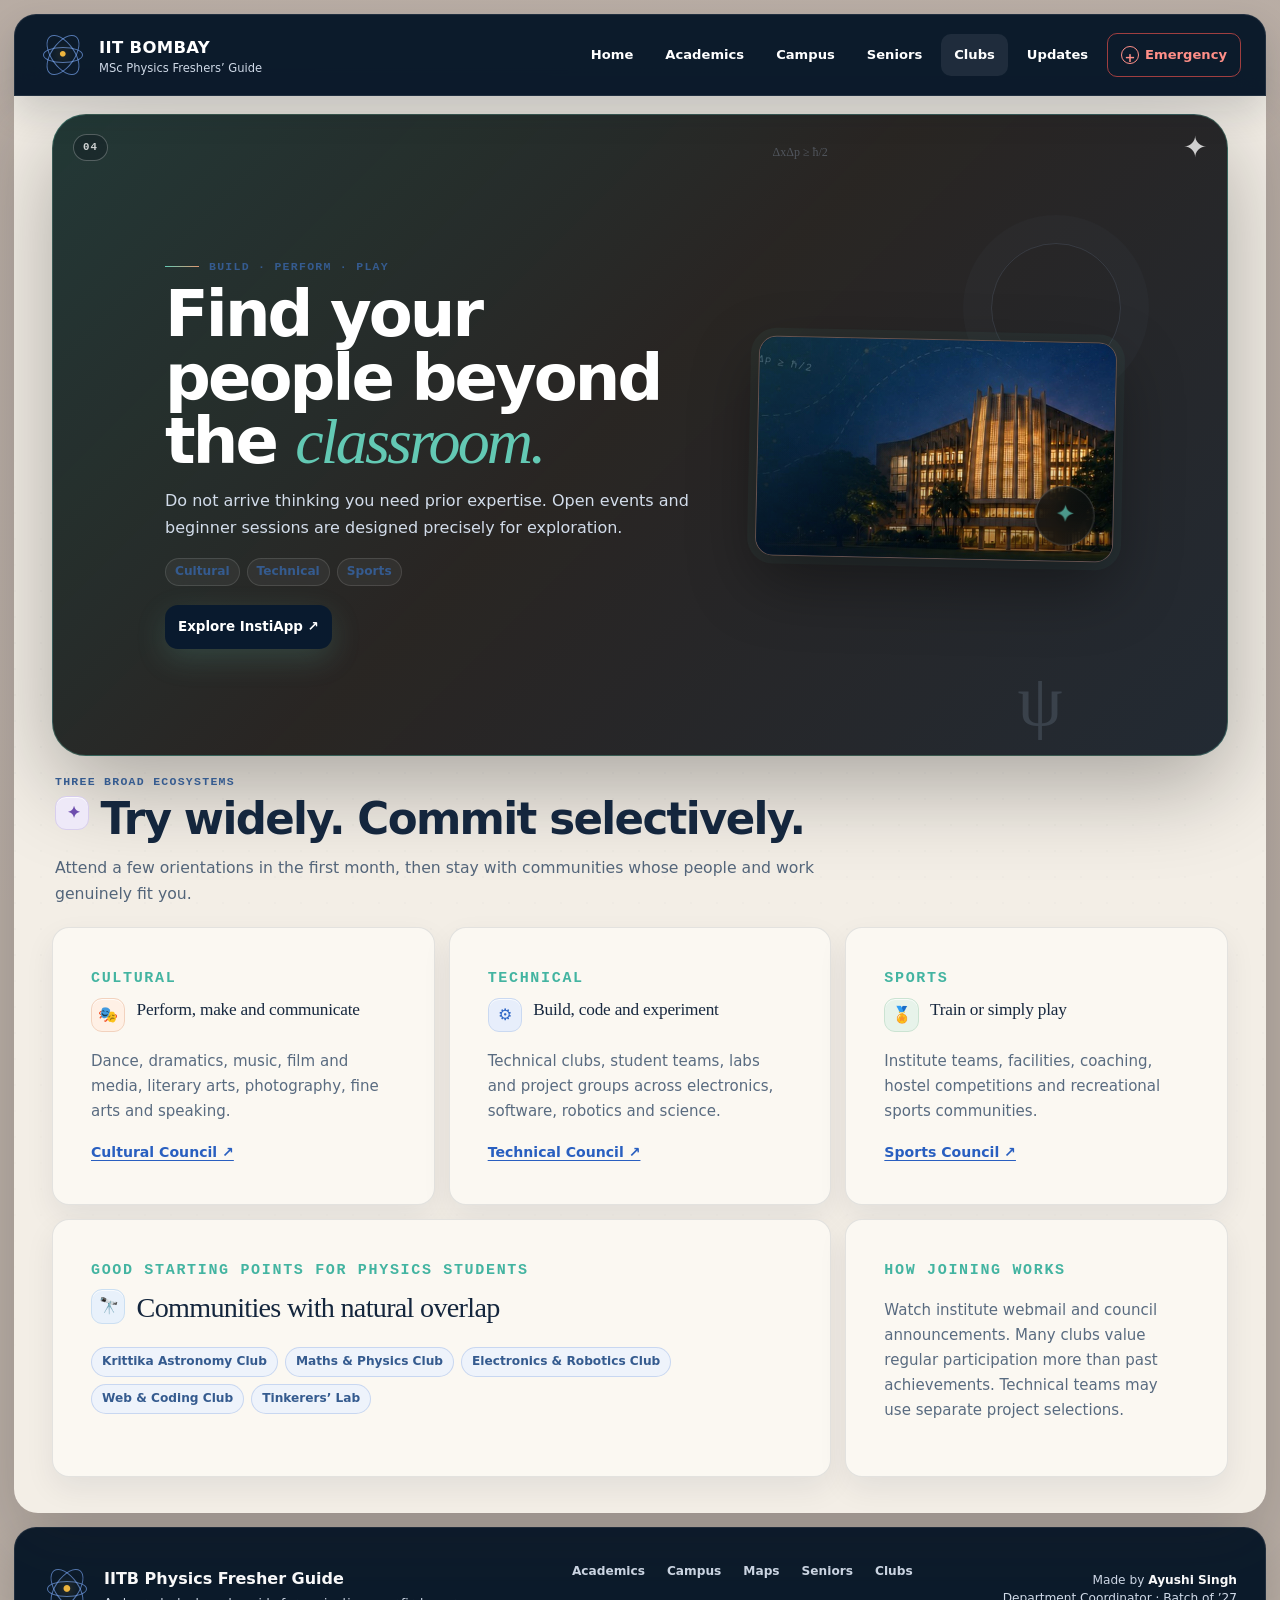
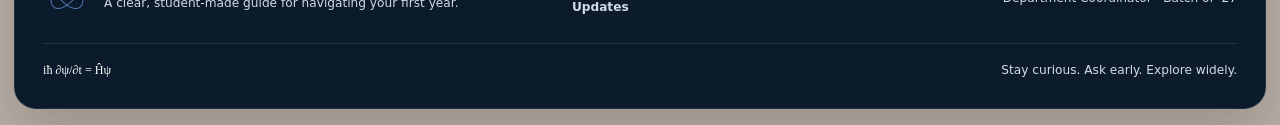
<file: clubs.html>
<!DOCTYPE html>

<html lang="en"><head><meta charset="utf-8"/><meta content="width=device-width,initial-scale=1" name="viewport"/><meta content="#17363a" name="theme-color"/><meta content="Explore cultural, technical and sports clubs at IIT Bombay." name="description"/><title>Clubs &amp; Student Life — IITB Fresher Guide</title><link href="./styles.css" rel="stylesheet"/></head><body class="subpage page-clubs dashboard-subpage minimal-ui guide-page physics-dashboard-page"><a class="skip-link" href="#main">Skip to content</a>
<nav aria-label="Primary navigation" class="site-nav">
<a class="site-brand" href="./index.html"><span aria-hidden="true" class="brand-atom"><i></i><b></b><em></em><strong>•</strong></span><span><strong>IIT BOMBAY</strong><small>MSc Physics Freshers’ Guide</small></span></a>
<button aria-expanded="false" aria-label="Open navigation" class="menu-toggle" type="button"><span></span><span></span><span></span></button>
<div class="nav-menu"><a class="" href="./index.html">Home</a><a class="" href="./academics.html">Academics</a><a class="" href="./campus-life.html">Campus</a><a class="" href="./seniors.html">Seniors</a><a class="active" href="./clubs.html">Clubs</a><a class="" href="./events.html">Updates</a><a class="nav-emergency" href="./emergency.html"><span>+</span> Emergency</a></div>
</nav><main class="dashboard-subpage-main page-canvas dashboard-main" id="main"><section class="page-hero"><div aria-hidden="true" class="hero-physics-mark"><span>ΔxΔp ≥ ħ/2</span><i></i><b>ψ</b></div><div class="subpage-card-topline"><span class="card-index">04</span><span class="card-symbol">✦</span></div><div class="shell page-hero-grid"><div><p class="kicker">Build · Perform · Play</p><h1 class="page-title">Find your people beyond the <em>classroom.</em></h1><p class="lede">Do not arrive thinking you need prior expertise. Open events and beginner sessions are designed precisely for exploration.</p><div class="subpage-meta"><span>Cultural</span><span>Technical</span><span>Sports</span></div><div class="hero-actions"><a class="btn btn-primary" href="https://gymkhana.iitb.ac.in/instiapp/explore" rel="noopener" target="_blank">Explore InstiApp ↗</a></div></div><figure class="page-visual"><img alt="IIT Bombay campus at night" src="./assets/iitb-hero-campus.webp"/></figure></div></section><section class="section"><div class="shell"><div class="section-head"><div><p class="eyebrow">Three broad ecosystems</p><h2 class="section-title ui-heading"><span aria-hidden="true" class="ui-symbol ui-violet">✦</span>Try widely. Commit selectively.</h2><p class="section-copy">Attend a few orientations in the first month, then stay with communities whose people and work genuinely fit you.</p></div></div><div class="content-grid"><article class="panel span-4"><p class="eyebrow">Cultural</p><h3 class="ui-heading"><span aria-hidden="true" class="ui-symbol ui-orange">🎭</span>Perform, make and communicate</h3><p>Dance, dramatics, music, film and media, literary arts, photography, fine arts and speaking.</p><a class="text-link" href="https://gymkhana.iitb.ac.in/~cultural/" rel="noopener" target="_blank">Cultural Council ↗</a></article><article class="panel span-4"><p class="eyebrow">Technical</p><h3 class="ui-heading"><span aria-hidden="true" class="ui-symbol ui-blue">⚙</span>Build, code and experiment</h3><p>Technical clubs, student teams, labs and project groups across electronics, software, robotics and science.</p><a class="text-link" href="https://tech-iitb.org/" rel="noopener" target="_blank">Technical Council ↗</a></article><article class="panel span-4"><p class="eyebrow">Sports</p><h3 class="ui-heading"><span aria-hidden="true" class="ui-symbol ui-green">🏅</span>Train or simply play</h3><p>Institute teams, facilities, coaching, hostel competitions and recreational sports communities.</p><a class="text-link" href="https://gymkhana.iitb.ac.in/~sports/" rel="noopener" target="_blank">Sports Council ↗</a></article><article class="panel span-8"><p class="eyebrow">Good starting points for physics students</p><h2 class="ui-heading"><span aria-hidden="true" class="ui-symbol ui-sky">🔭</span>Communities with natural overlap</h2><div class="card-tags"><span>Krittika Astronomy Club</span><span>Maths &amp; Physics Club</span><span>Electronics &amp; Robotics Club</span><span>Web &amp; Coding Club</span><span>Tinkerers’ Lab</span></div></article><aside class="panel span-4"><p class="eyebrow">How joining works</p><p>Watch institute webmail and council announcements. Many clubs value regular participation more than past achievements. Technical teams may use separate project selections.</p></aside></div></div></section></main>
<footer class="site-footer">
<div class="footer-grid">
<div class="footer-about"><span aria-hidden="true" class="brand-atom"><i></i><b></b><em></em><strong>•</strong></span><div><strong>IITB Physics Fresher Guide</strong><p>A clear, student-made guide for navigating your first year.</p></div></div>
<div class="footer-links"><a href="./academics.html">Academics</a><a href="./campus-life.html">Campus</a><a href="./campus-map.html">Maps</a><a href="./seniors.html">Seniors</a><a href="./clubs.html">Clubs</a><a href="./events.html">Updates</a></div>
<p class="footer-credit">Made by <strong>Ayushi Singh</strong><br/>Department Coordinator · Batch of ’27</p>
</div>
<div class="footer-equation"><span>iħ ∂ψ/∂t = Ĥψ</span><small>Stay curious. Ask early. Explore widely.</small></div>
</footer><script src="./site.js"></script></body></html>
</file>
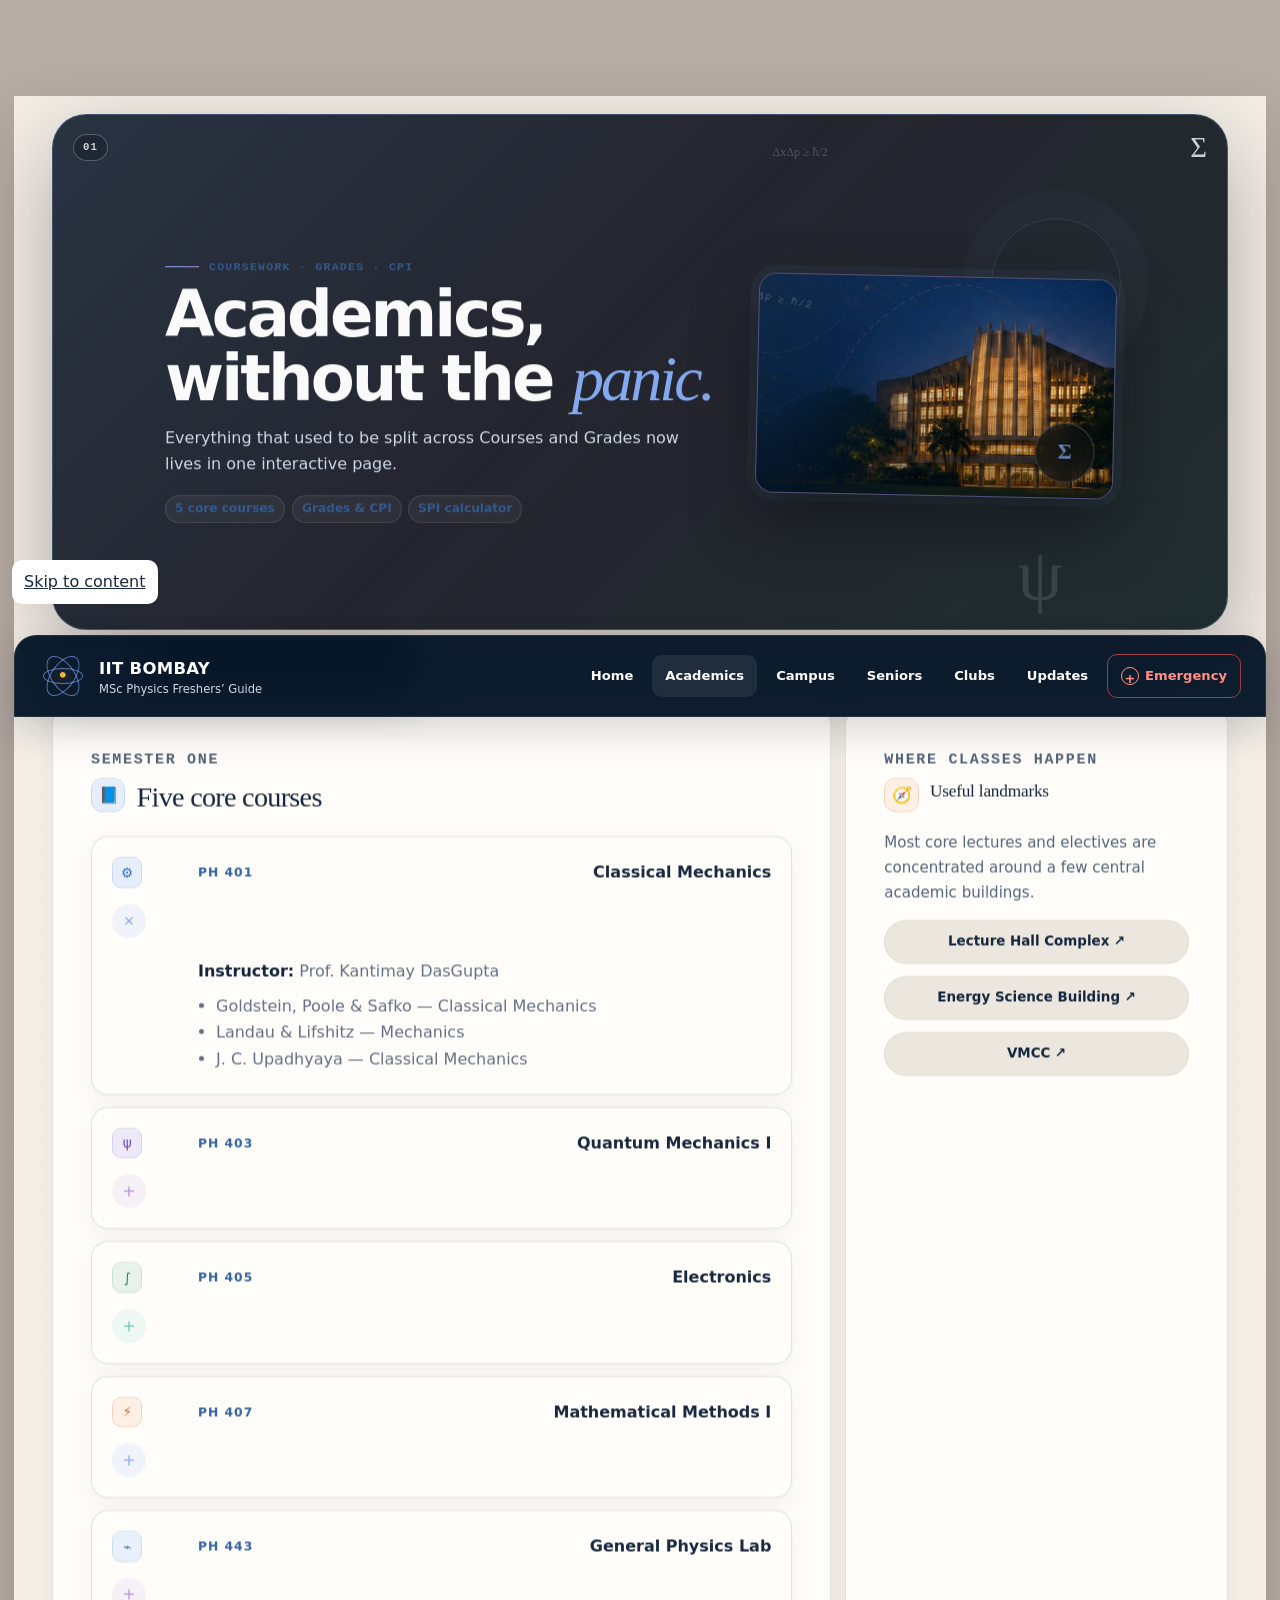
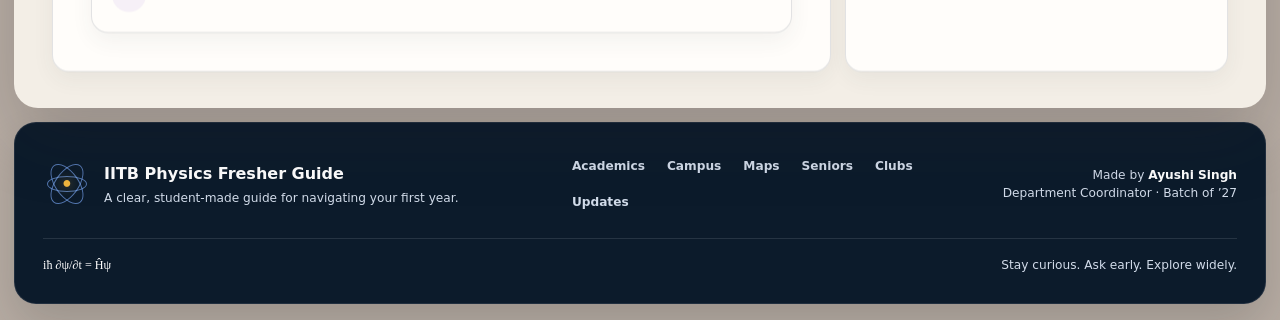
<file: courses.html>
<!doctype html><html><head><meta charset="utf-8"><meta name="viewport" content="width=device-width,initial-scale=1"><meta http-equiv="refresh" content="0; url=./academics.html#courses"><title>Redirecting…</title><link rel="stylesheet" href="./styles.css"></head><body class="minimal-ui"><main class="redirect-card"><p>Opening the updated guide…</p><a href="./academics.html#courses">Continue →</a></main></body></html>
</file>
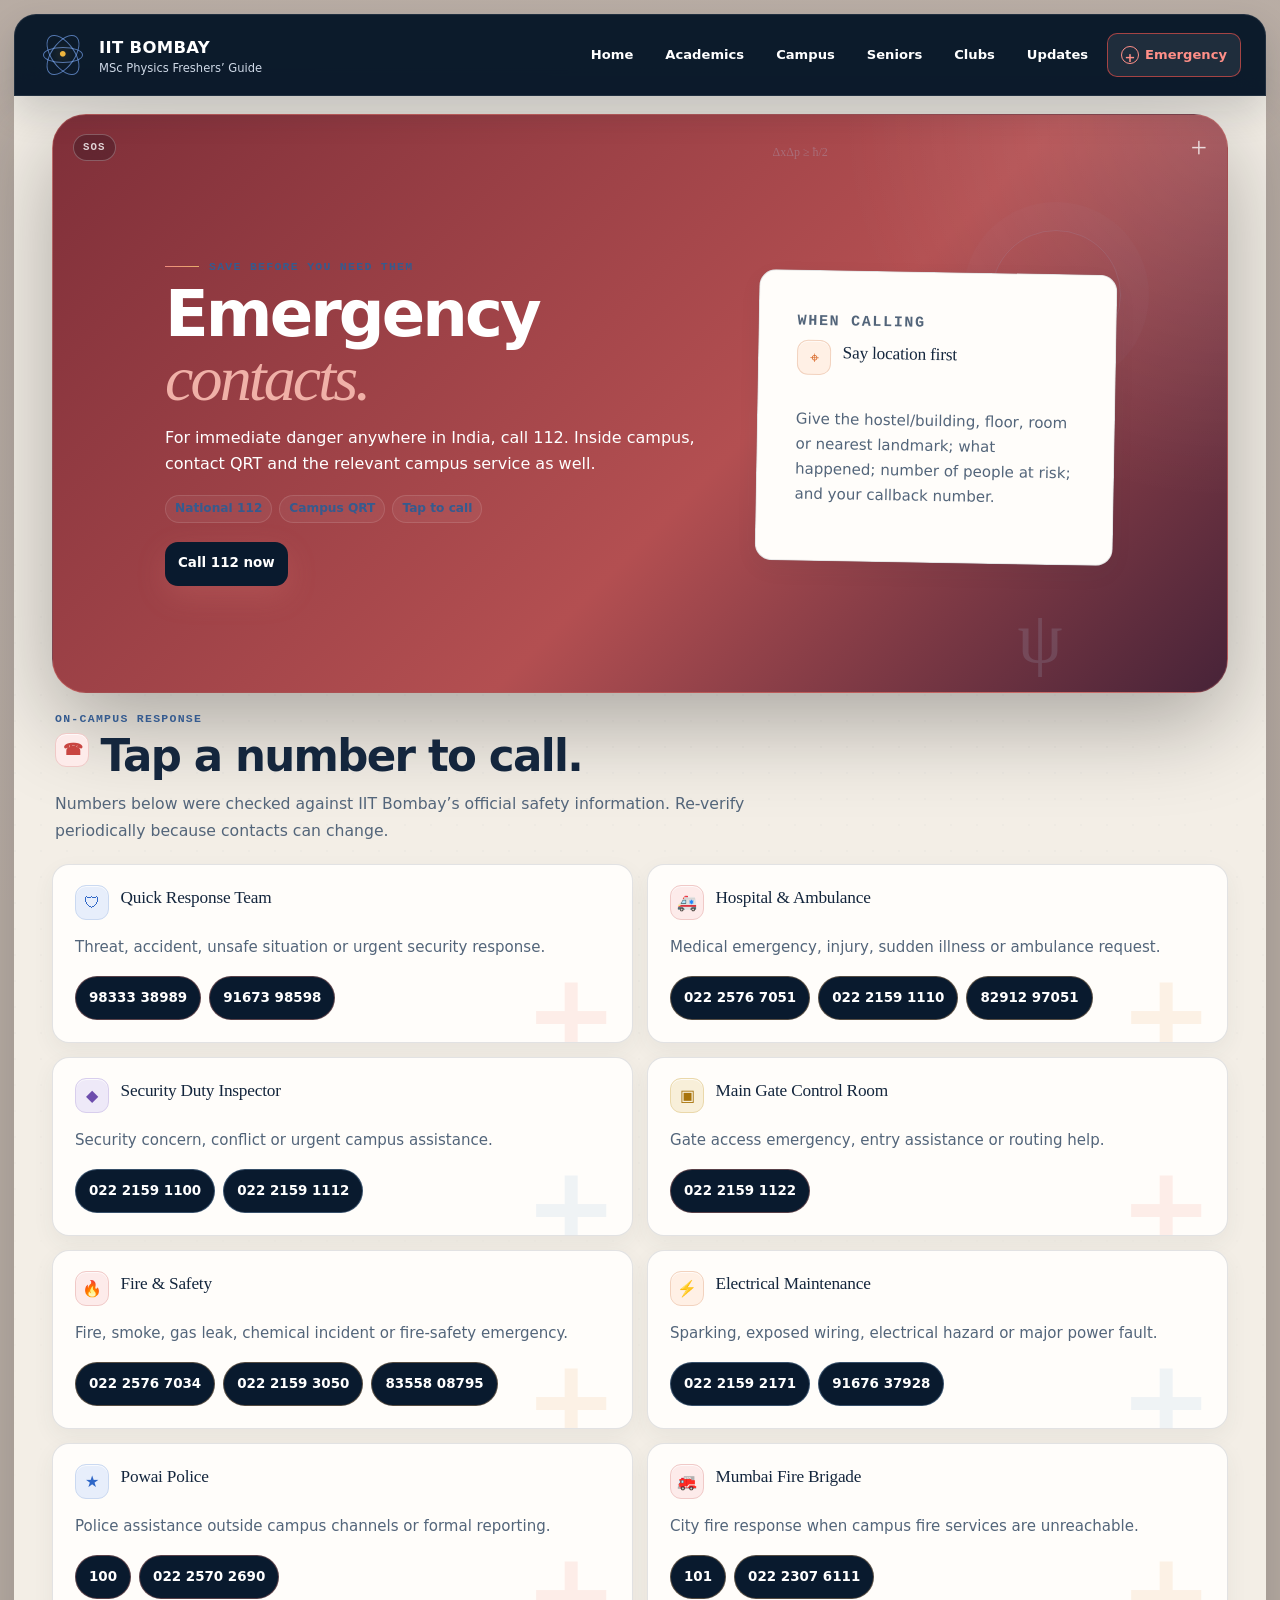
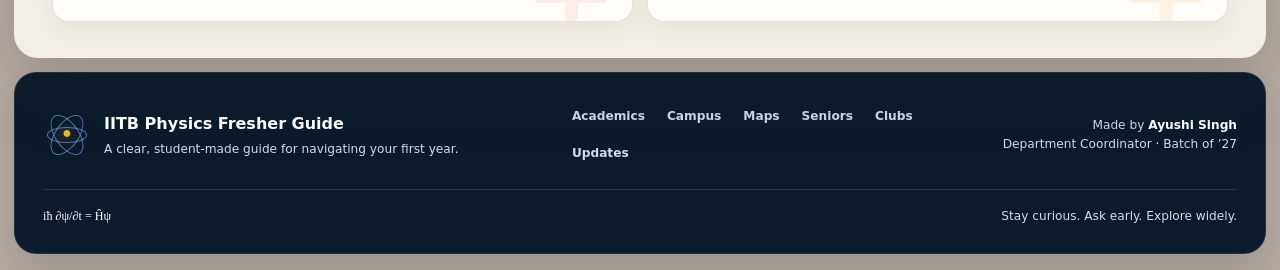
<file: emergency.html>
<!DOCTYPE html>

<html lang="en"><head><meta charset="utf-8"/><meta content="width=device-width,initial-scale=1" name="viewport"/><meta content="#4b2425" name="theme-color"/><meta content="IIT Bombay emergency contacts for security, ambulance, hospital and fire response." name="description"/><title>Emergency Contacts — IITB Fresher Guide</title><link href="./styles.css" rel="stylesheet"/><style>.call-grid{display:grid;grid-template-columns:repeat(2,1fr);gap:14px}.call-card{padding:22px;border:1px solid rgba(214,111,98,.28);border-radius:20px;background:rgba(109,64,51,.36)}.call-card h2{margin:0 0 7px;font-family:Georgia,serif;font-size:1.65rem;font-weight:500}.call-card p{color:var(--muted)}.call-actions{display:flex;flex-wrap:wrap;gap:8px;margin-top:16px}.call-button{display:inline-flex;padding:10px 13px;border-radius:999px;background:var(--ink);color:var(--paper);font-weight:800;text-decoration:none;font-size:.83rem}.national{background:#6d4033!important}@media(max-width:720px){.call-grid{grid-template-columns:1fr}}</style></head><body class="subpage dashboard-subpage page-emergency minimal-ui guide-page physics-dashboard-page"><a class="skip-link" href="#main">Skip to content</a>
<nav aria-label="Primary navigation" class="site-nav">
<a class="site-brand" href="./index.html"><span aria-hidden="true" class="brand-atom"><i></i><b></b><em></em><strong>•</strong></span><span><strong>IIT BOMBAY</strong><small>MSc Physics Freshers’ Guide</small></span></a>
<button aria-expanded="false" aria-label="Open navigation" class="menu-toggle" type="button"><span></span><span></span><span></span></button>
<div class="nav-menu"><a class="" href="./index.html">Home</a><a class="" href="./academics.html">Academics</a><a class="" href="./campus-life.html">Campus</a><a class="" href="./seniors.html">Seniors</a><a class="" href="./clubs.html">Clubs</a><a class="" href="./events.html">Updates</a><a class="nav-emergency active" href="./emergency.html"><span>+</span> Emergency</a></div>
</nav><main class="dashboard-subpage-main page-canvas dashboard-main" id="main"><section class="page-hero national"><div aria-hidden="true" class="hero-physics-mark"><span>ΔxΔp ≥ ħ/2</span><i></i><b>ψ</b></div><div class="subpage-card-topline"><span class="card-index">SOS</span><span class="card-symbol">+</span></div><div class="shell page-hero-grid"><div><p class="kicker" style="color:#f0b1a8">Save before you need them</p><h1 class="page-title">Emergency <em style="color:#f0b1a8">contacts.</em></h1><p class="lede">For immediate danger anywhere in India, call 112. Inside campus, contact QRT and the relevant campus service as well.</p><div class="subpage-meta"><span>National 112</span><span>Campus QRT</span><span>Tap to call</span></div><div class="hero-actions"><a class="btn btn-primary" href="tel:112">Call 112 now</a></div></div><div class="panel"><p class="eyebrow">When calling</p><h3 class="ui-heading"><span aria-hidden="true" class="ui-symbol ui-orange">⌖</span>Say location first</h3><p>Give the hostel/building, floor, room or nearest landmark; what happened; number of people at risk; and your callback number.</p></div></div></section><section class="section"><div class="shell"><div class="section-head"><div><p class="eyebrow">On-campus response</p><h2 class="section-title ui-heading"><span aria-hidden="true" class="ui-symbol ui-red">☎</span>Tap a number to call.</h2><p class="section-copy">Numbers below were checked against IIT Bombay’s official safety information. Re-verify periodically because contacts can change.</p></div></div><div class="call-grid"><article class="call-card"><h2 class="ui-heading"><span aria-hidden="true" class="ui-symbol ui-blue">🛡</span>Quick Response Team</h2><p>Threat, accident, unsafe situation or urgent security response.</p><div class="call-actions"><a class="call-button" href="tel:+919833338989">98333 38989</a><a class="call-button" href="tel:+919167398598">91673 98598</a></div></article><article class="call-card"><h2 class="ui-heading"><span aria-hidden="true" class="ui-symbol ui-red">🚑</span>Hospital &amp; Ambulance</h2><p>Medical emergency, injury, sudden illness or ambulance request.</p><div class="call-actions"><a class="call-button" href="tel:+912225767051">022 2576 7051</a><a class="call-button" href="tel:+912221591110">022 2159 1110</a><a class="call-button" href="tel:+918291297051">82912 97051</a></div></article><article class="call-card"><h2 class="ui-heading"><span aria-hidden="true" class="ui-symbol ui-violet">◆</span>Security Duty Inspector</h2><p>Security concern, conflict or urgent campus assistance.</p><div class="call-actions"><a class="call-button" href="tel:+912221591100">022 2159 1100</a><a class="call-button" href="tel:+912221591112">022 2159 1112</a></div></article><article class="call-card"><h2 class="ui-heading"><span aria-hidden="true" class="ui-symbol ui-gold">▣</span>Main Gate Control Room</h2><p>Gate access emergency, entry assistance or routing help.</p><div class="call-actions"><a class="call-button" href="tel:+912221591122">022 2159 1122</a></div></article><article class="call-card"><h2 class="ui-heading"><span aria-hidden="true" class="ui-symbol ui-red">🔥</span>Fire &amp; Safety</h2><p>Fire, smoke, gas leak, chemical incident or fire-safety emergency.</p><div class="call-actions"><a class="call-button" href="tel:+912225767034">022 2576 7034</a><a class="call-button" href="tel:+912221593050">022 2159 3050</a><a class="call-button" href="tel:+918355808795">83558 08795</a></div></article><article class="call-card"><h2 class="ui-heading"><span aria-hidden="true" class="ui-symbol ui-orange">⚡</span>Electrical Maintenance</h2><p>Sparking, exposed wiring, electrical hazard or major power fault.</p><div class="call-actions"><a class="call-button" href="tel:+912221592171">022 2159 2171</a><a class="call-button" href="tel:+919167637928">91676 37928</a></div></article><article class="call-card"><h2 class="ui-heading"><span aria-hidden="true" class="ui-symbol ui-blue">★</span>Powai Police</h2><p>Police assistance outside campus channels or formal reporting.</p><div class="call-actions"><a class="call-button" href="tel:100">100</a><a class="call-button" href="tel:+912225702690">022 2570 2690</a></div></article><article class="call-card"><h2 class="ui-heading"><span aria-hidden="true" class="ui-symbol ui-red">🚒</span>Mumbai Fire Brigade</h2><p>City fire response when campus fire services are unreachable.</p><div class="call-actions"><a class="call-button" href="tel:101">101</a><a class="call-button" href="tel:+912223076111">022 2307 6111</a></div></article></div></div></section></main>
<footer class="site-footer">
<div class="footer-grid">
<div class="footer-about"><span aria-hidden="true" class="brand-atom"><i></i><b></b><em></em><strong>•</strong></span><div><strong>IITB Physics Fresher Guide</strong><p>A clear, student-made guide for navigating your first year.</p></div></div>
<div class="footer-links"><a href="./academics.html">Academics</a><a href="./campus-life.html">Campus</a><a href="./campus-map.html">Maps</a><a href="./seniors.html">Seniors</a><a href="./clubs.html">Clubs</a><a href="./events.html">Updates</a></div>
<p class="footer-credit">Made by <strong>Ayushi Singh</strong><br/>Department Coordinator · Batch of ’27</p>
</div>
<div class="footer-equation"><span>iħ ∂ψ/∂t = Ĥψ</span><small>Stay curious. Ask early. Explore widely.</small></div>
</footer><script src="./site.js"></script></body></html>
</file>
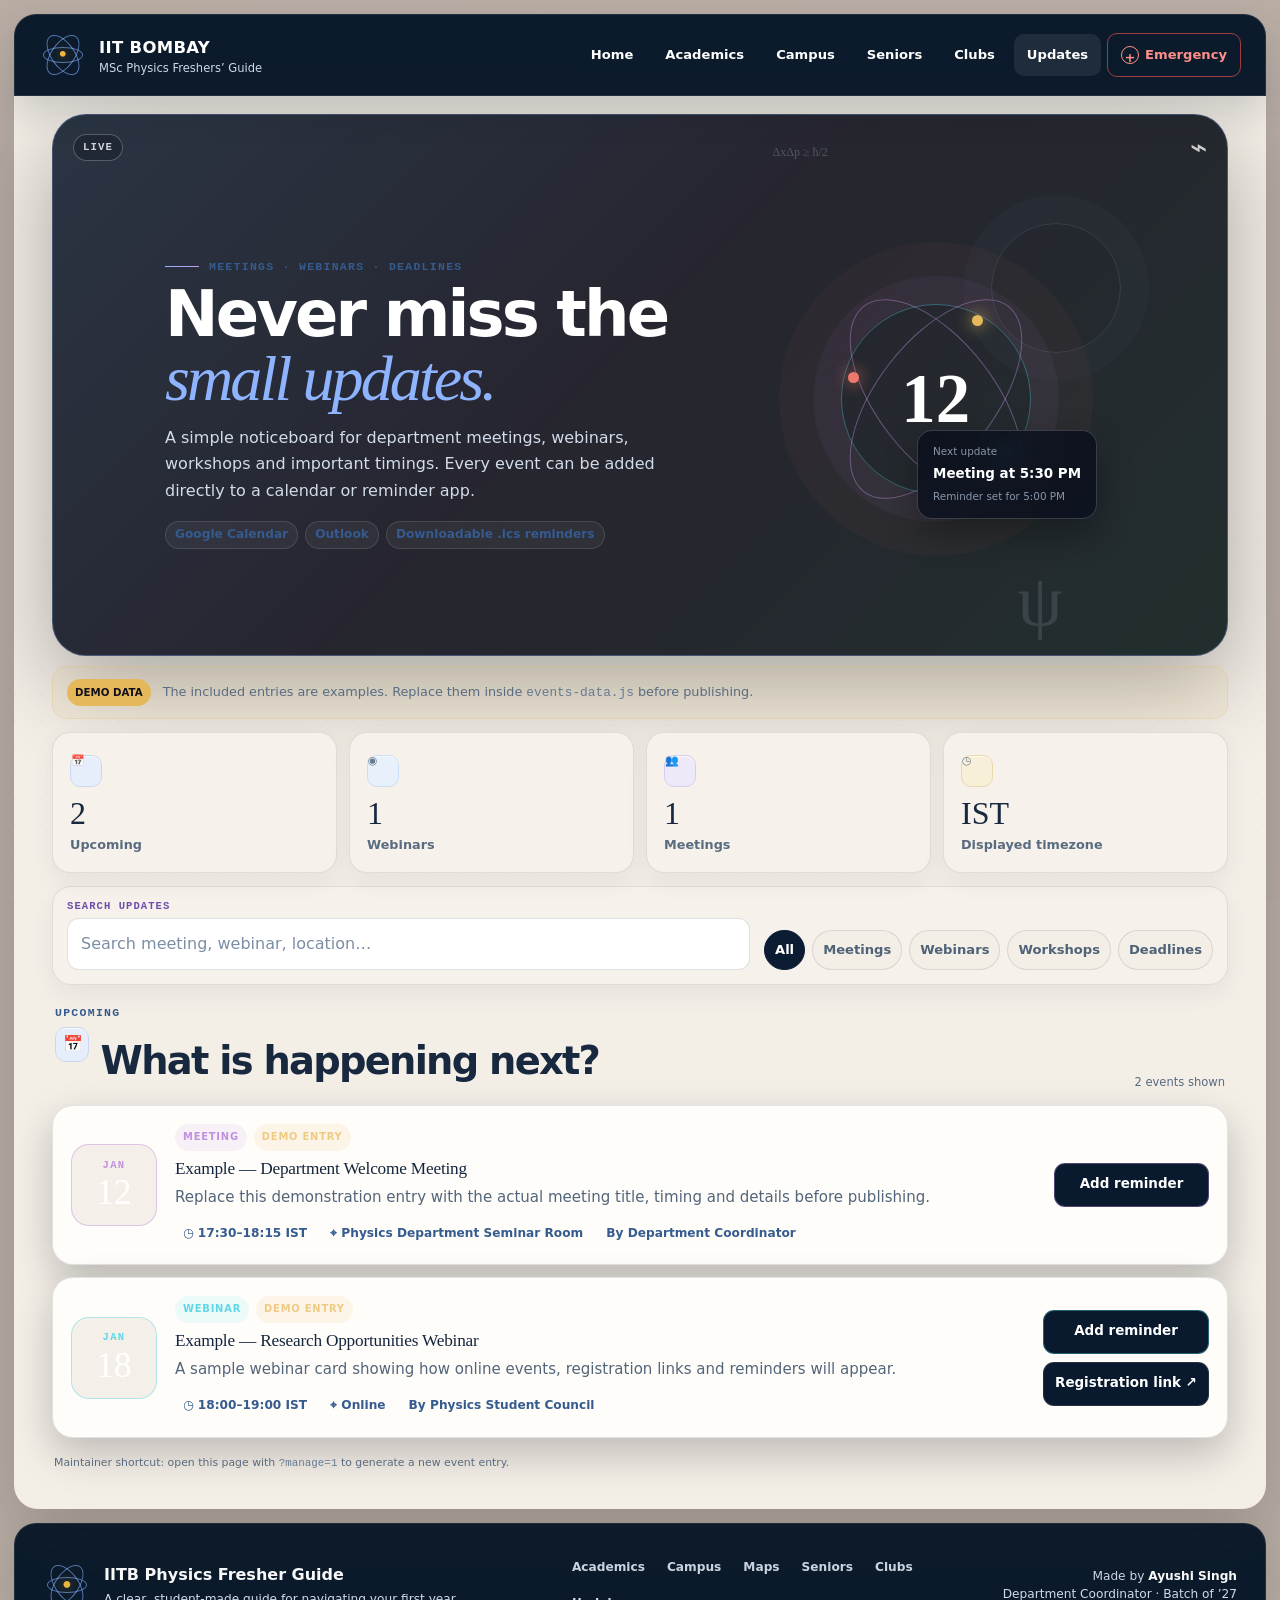
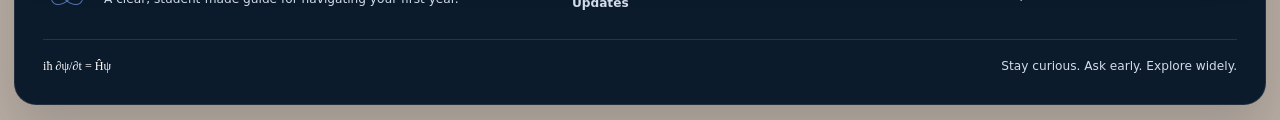
<file: events.html>
<!DOCTYPE html>

<html lang="en">
<head>
<meta charset="utf-8"/>
<meta content="width=device-width,initial-scale=1" name="viewport"/>
<meta content="Meetings, webinars, deadlines and student updates for IIT Bombay MSc Physics freshers." name="description"/>
<meta content="#291c3b" name="theme-color"/>
<title>Events &amp; Updates — IITB Physics Fresher Guide</title>
<link href="./styles.css" rel="stylesheet"/>
</head>
<body class="subpage dashboard-subpage minimal-ui guide-page page-events physics-dashboard-page">
<a class="skip-link" href="#main">Skip to updates</a>
<nav aria-label="Primary navigation" class="site-nav">
<a class="site-brand" href="./index.html"><span aria-hidden="true" class="brand-atom"><i></i><b></b><em></em><strong>•</strong></span><span><strong>IIT BOMBAY</strong><small>MSc Physics Freshers’ Guide</small></span></a>
<button aria-expanded="false" aria-label="Open navigation" class="menu-toggle" type="button"><span></span><span></span><span></span></button>
<div class="nav-menu"><a class="" href="./index.html">Home</a><a class="" href="./academics.html">Academics</a><a class="" href="./campus-life.html">Campus</a><a class="" href="./seniors.html">Seniors</a><a class="" href="./clubs.html">Clubs</a><a class="active" href="./events.html">Updates</a><a class="nav-emergency" href="./emergency.html"><span>+</span> Emergency</a></div>
</nav>
<main class="dashboard-subpage-main page-canvas dashboard-main" id="main">
<section class="page-hero events-page-hero"><div aria-hidden="true" class="hero-physics-mark"><span>ΔxΔp ≥ ħ/2</span><i></i><b>ψ</b></div>
<div class="subpage-card-topline">
<span class="card-index">LIVE</span>
<span class="card-symbol">⌁</span>
</div>
<div class="shell page-hero-grid">
<div class="reveal">
<p class="kicker">Meetings · Webinars · Deadlines</p>
<h1 class="page-title">Never miss the <em>small updates.</em></h1>
<p class="lede">A simple noticeboard for department meetings, webinars, workshops and important timings. Every event can be added directly to a calendar or reminder app.</p>
<div class="subpage-meta">
<span>Google Calendar</span>
<span>Outlook</span>
<span>Downloadable .ics reminders</span>
</div>
</div>
<div aria-hidden="true" class="events-hero-visual reveal">
<div class="event-orbit">
<span class="orbit-date">12</span>
<i class="orbit-one"></i>
<i class="orbit-two"></i>
<i class="orbit-three"></i>
</div>
<div class="hero-notice-card">
<span>Next update</span>
<strong>Meeting at 5:30 PM</strong>
<small>Reminder set for 5:00 PM</small>
</div>
</div>
</div>
</section>
<section class="section">
<div class="shell">
<div class="events-demo-banner" id="demo-banner">
<span>Demo data</span>
<p>The included entries are examples. Replace them inside <code>events-data.js</code> before publishing.</p>
</div>
<section aria-label="Event summary" class="events-summary">
<div><span aria-hidden="true" class="ui-stat-icon ui-blue">📅</span><strong id="upcoming-count">2</strong><span>Upcoming</span></div>
<div><span aria-hidden="true" class="ui-stat-icon ui-sky">◉</span><strong id="webinar-count">1</strong><span>Webinars</span></div>
<div><span aria-hidden="true" class="ui-stat-icon ui-violet">👥</span><strong id="meeting-count">1</strong><span>Meetings</span></div>
<div><span aria-hidden="true" class="ui-stat-icon ui-gold">◷</span><strong>IST</strong><span>Displayed timezone</span></div>
</section>
<section aria-label="Search and filter events" class="events-controls">
<label class="events-search">
<span>Search updates</span>
<input autocomplete="off" id="event-search" placeholder="Search meeting, webinar, location…" type="search"/>
</label>
<div aria-label="Filter event category" class="event-filter-row" role="group">
<button class="event-filter active" data-event-filter="all" type="button">All</button>
<button class="event-filter" data-event-filter="meeting" type="button">Meetings</button>
<button class="event-filter" data-event-filter="webinar" type="button">Webinars</button>
<button class="event-filter" data-event-filter="workshop" type="button">Workshops</button>
<button class="event-filter" data-event-filter="deadline" type="button">Deadlines</button>
</div>
</section>
<section class="events-section-head">
<div>
<p class="eyebrow">Upcoming</p>
<h2 class="ui-heading"><span aria-hidden="true" class="ui-symbol ui-blue">📅</span>What is happening next?</h2>
</div>
<p aria-live="polite" id="event-result-count">2 events shown</p>
</section>
<div class="events-list" id="events-list">
<article class="event-card" data-event-category="meeting">
<div class="event-date-tile"><span>JAN</span><strong>12</strong></div>
<div class="event-card-main">
<div class="event-card-topline"><span aria-hidden="true" class="ui-event-symbol ui-violet">👥</span>
<span class="event-category">Meeting</span>
<span class="event-draft-badge">Demo entry</span>
</div>
<h3>Example — Department Welcome Meeting</h3>
<p>Replace this demonstration entry with the actual meeting title, timing and details before publishing.</p>
<div class="event-meta">
<span>◷ 17:30–18:15 IST</span>
<span>⌖ Physics Department Seminar Room</span>
<span>By Department Coordinator</span>
</div>
</div>
<div class="event-card-actions">
<details class="reminder-menu">
<summary>Add reminder</summary>
<div class="reminder-options">
<button disabled="" type="button">Google Calendar</button>
<button disabled="" type="button">Outlook</button>
<button disabled="" type="button">Download .ics</button>
</div>
</details>
</div>
</article>
<article class="event-card" data-event-category="webinar">
<div class="event-date-tile"><span>JAN</span><strong>18</strong></div>
<div class="event-card-main">
<div class="event-card-topline"><span aria-hidden="true" class="ui-event-symbol ui-sky">◉</span>
<span class="event-category">Webinar</span>
<span class="event-draft-badge">Demo entry</span>
</div>
<h3>Example — Research Opportunities Webinar</h3>
<p>A sample webinar card showing how online events, registration links and reminders will appear.</p>
<div class="event-meta">
<span>◷ 18:00–19:00 IST</span>
<span>⌖ Online</span>
<span>By Physics Student Council</span>
</div>
</div>
<div class="event-card-actions">
<details class="reminder-menu">
<summary>Add reminder</summary>
<div class="reminder-options">
<button disabled="" type="button">Google Calendar</button>
<button disabled="" type="button">Outlook</button>
<button disabled="" type="button">Download .ics</button>
</div>
</details>
<a class="event-secondary-action" href="https://example.com/replace-this-link" rel="noopener" target="_blank">Registration link ↗</a>
</div>
</article>
</div>
<section class="past-events-section" hidden="" id="past-events-section">
<details>
<summary>View previous updates <span id="past-count"></span></summary>
<div class="events-list compact" id="past-events-list"></div>
</details>
</section>
<section class="event-manager panel" hidden="" id="event-manager">
<div class="event-manager-intro">
<p class="eyebrow">Maintainer helper</p>
<h2 class="ui-heading"><span aria-hidden="true" class="ui-symbol ui-violet">✎</span>Generate an event entry</h2>
<p>This form creates a ready-to-paste event object. It does not publish automatically because the website is hosted as a static GitHub Pages site.</p>
</div>
<form class="event-builder-grid" id="event-builder-form">
<label>Title<input name="title" placeholder="Department meeting" required=""/></label>
<label>Category
            <select name="category">
<option>Meeting</option><option>Webinar</option><option>Workshop</option>
<option>Deadline</option><option>Orientation</option><option>Social</option>
</select>
</label>
<label>Date<input name="date" required="" type="date"/></label>
<label>Start time<input name="start" required="" type="time"/></label>
<label>End time<input name="end" required="" type="time"/></label>
<label>Location / platform<input name="location" placeholder="Seminar room or Zoom"/></label>
<label class="builder-wide">Description<textarea name="description" rows="3"></textarea></label>
<label>Organizer<input name="organizer" placeholder="Department Coordinator"/></label>
<label>Registration URL<input name="registrationUrl" placeholder="https://…" type="url"/></label>
<button class="btn btn-primary builder-wide" type="submit">Generate event code</button>
</form>
<div class="event-code-output" hidden="" id="event-code-output">
<div><strong>Copy this object into events-data.js</strong><button id="copy-event-code" type="button">Copy</button></div>
<pre><code id="event-code"></code></pre>
</div>
</section>
<p class="events-admin-note">Maintainer shortcut: open this page with <code>?manage=1</code> to generate a new event entry.</p>
</div>
</section>
</main>
<footer class="site-footer">
<div class="footer-grid">
<div class="footer-about"><span aria-hidden="true" class="brand-atom"><i></i><b></b><em></em><strong>•</strong></span><div><strong>IITB Physics Fresher Guide</strong><p>A clear, student-made guide for navigating your first year.</p></div></div>
<div class="footer-links"><a href="./academics.html">Academics</a><a href="./campus-life.html">Campus</a><a href="./campus-map.html">Maps</a><a href="./seniors.html">Seniors</a><a href="./clubs.html">Clubs</a><a href="./events.html">Updates</a></div>
<p class="footer-credit">Made by <strong>Ayushi Singh</strong><br/>Department Coordinator · Batch of ’27</p>
</div>
<div class="footer-equation"><span>iħ ∂ψ/∂t = Ĥψ</span><small>Stay curious. Ask early. Explore widely.</small></div>
</footer>
<script src="./site.js"></script>
<script src="./events-data.js"></script>
<script>
const eventsData = Array.isArray(window.EVENTS_DATA) ? window.EVENTS_DATA : [];
const eventsList = document.querySelector('#events-list');
const pastList = document.querySelector('#past-events-list');
const pastSection = document.querySelector('#past-events-section');
const searchInput = document.querySelector('#event-search');
const filterButtons = [...document.querySelectorAll('.event-filter')];
const resultCount = document.querySelector('#event-result-count');
let activeEventFilter = 'all';

function eventDate(event, key = 'start') {
  const time = event[key] || event.start || '00:00';
  return new Date(`${event.date}T${time}:00+05:30`);
}

function dateParts(event) {
  const date = eventDate(event);
  return {
    month: date.toLocaleDateString('en-IN', { month: 'short', timeZone: 'Asia/Kolkata' }).toUpperCase(),
    day: date.toLocaleDateString('en-IN', { day: '2-digit', timeZone: 'Asia/Kolkata' }),
    full: date.toLocaleDateString('en-IN', { weekday: 'short', day: 'numeric', month: 'short', year: 'numeric', timeZone: 'Asia/Kolkata' })
  };
}

function safeText(value) {
  const node = document.createElement('div');
  node.textContent = value || '';
  return node.innerHTML;
}

function calendarDescription(event) {
  return [event.description, event.organizer ? `Organizer: ${event.organizer}` : '', event.registrationUrl ? `Registration: ${event.registrationUrl}` : '']
    .filter(Boolean).join('\n\n');
}

function compactUtc(date) {
  return date.toISOString().replace(/[-:]/g, '').replace(/\.\d{3}Z$/, 'Z');
}

function googleCalendarUrl(event) {
  const params = new URLSearchParams({
    action: 'TEMPLATE',
    text: event.title,
    dates: `${compactUtc(eventDate(event, 'start'))}/${compactUtc(eventDate(event, 'end'))}`,
    ctz: event.timezone || 'Asia/Kolkata',
    details: calendarDescription(event),
    location: event.location || ''
  });
  return `https://calendar.google.com/calendar/render?${params.toString()}`;
}

function outlookCalendarUrl(event) {
  const params = new URLSearchParams({
    subject: event.title,
    startdt: eventDate(event, 'start').toISOString(),
    enddt: eventDate(event, 'end').toISOString(),
    body: calendarDescription(event),
    location: event.location || '',
    path: '/calendar/action/compose',
    rru: 'addevent'
  });
  return `https://outlook.live.com/calendar/0/deeplink/compose?${params.toString()}`;
}

function downloadIcs(event) {
  const content = [
    'BEGIN:VCALENDAR',
    'VERSION:2.0',
    'PRODID:-//IITB Physics Fresher Guide//Events//EN',
    'BEGIN:VEVENT',
    `UID:${event.id}@iitbphysicsfreshie`,
    `DTSTAMP:${compactUtc(new Date())}`,
    `DTSTART:${compactUtc(eventDate(event, 'start'))}`,
    `DTEND:${compactUtc(eventDate(event, 'end'))}`,
    `SUMMARY:${String(event.title).replace(/,/g, '\\,')}`,
    `DESCRIPTION:${calendarDescription(event).replace(/\n/g, '\\n').replace(/,/g, '\\,')}`,
    `LOCATION:${String(event.location || '').replace(/,/g, '\\,')}`,
    'END:VEVENT',
    'END:VCALENDAR'
  ].join('\r\n');

  const blob = new Blob([content], { type: 'text/calendar;charset=utf-8' });
  const link = document.createElement('a');
  link.href = URL.createObjectURL(blob);
  link.download = `${event.id || 'event'}.ics`;
  document.body.appendChild(link);
  link.click();
  link.remove();
  URL.revokeObjectURL(link.href);
}

function countdown(event) {
  const diff = eventDate(event) - new Date();
  if (diff <= 0) return 'Starting soon';
  const days = Math.floor(diff / 86400000);
  const hours = Math.floor((diff % 86400000) / 3600000);
  if (days > 0) return `In ${days} day${days === 1 ? '' : 's'}`;
  if (hours > 0) return `In ${hours} hour${hours === 1 ? '' : 's'}`;
  return 'Starting soon';
}

function createEventCard(event, compact = false) {
  const date = dateParts(event);
  const article = document.createElement('article');
  article.className = `event-card${compact ? ' event-card-compact' : ''}`;
  article.dataset.eventCategory = String(event.category || '').toLowerCase();

  const registration = event.registrationUrl
    ? `<a class="event-secondary-action" href="${safeText(event.registrationUrl)}" target="_blank" rel="noopener">Registration link ↗</a>`
    : '';

  article.innerHTML = `
    <div class="event-date-tile"><span>${date.month}</span><strong>${date.day}</strong></div>
    <div class="event-card-main">
      <div class="event-card-topline">
        <span class="event-category">${safeText(event.category || 'Update')}</span>
        ${event.draft ? '<span class="event-draft-badge">Demo entry</span>' : `<span class="event-countdown">${countdown(event)}</span>`}
      </div>
      <h3>${safeText(event.title)}</h3>
      <p>${safeText(event.description)}</p>
      <div class="event-meta">
        <span>◷ ${safeText(event.start)}–${safeText(event.end)} IST</span>
        <span>⌖ ${safeText(event.location || event.mode || 'Details soon')}</span>
        ${event.organizer ? `<span>By ${safeText(event.organizer)}</span>` : ''}
      </div>
    </div>
    <div class="event-card-actions">
      <details class="reminder-menu">
        <summary>Add reminder</summary>
        <div class="reminder-options">
          <a href="${googleCalendarUrl(event)}" target="_blank" rel="noopener">Google Calendar</a>
          <a href="${outlookCalendarUrl(event)}" target="_blank" rel="noopener">Outlook Calendar</a>
          <button class="ics-button" type="button">Download .ics</button>
        </div>
      </details>
      ${registration}
    </div>`;

  article.querySelector('.ics-button').addEventListener('click', () => downloadIcs(event));
  return article;
}

function filteredEvents(items) {
  const query = searchInput.value.trim().toLowerCase();
  return items.filter(event => {
    const categoryMatch = activeEventFilter === 'all' || String(event.category).toLowerCase() === activeEventFilter;
    const searchText = `${event.title} ${event.category} ${event.location} ${event.description} ${event.organizer}`.toLowerCase();
    return categoryMatch && (!query || searchText.includes(query));
  });
}

function renderEvents() {
  const now = new Date();
  const upcoming = eventsData
    .filter(event => eventDate(event, 'end') >= now)
    .sort((a, b) => eventDate(a) - eventDate(b));
  const past = eventsData
    .filter(event => eventDate(event, 'end') < now)
    .sort((a, b) => eventDate(b) - eventDate(a));

  const visibleUpcoming = filteredEvents(upcoming);
  eventsList.replaceChildren();

  if (!visibleUpcoming.length) {
    const empty = document.createElement('div');
    empty.className = 'events-empty';
    empty.innerHTML = '<span>∅</span><h3>No matching upcoming events</h3><p>Try another filter, or add a new entry in events-data.js.</p>';
    eventsList.appendChild(empty);
  } else {
    visibleUpcoming.forEach(event => eventsList.appendChild(createEventCard(event)));
  }

  const visiblePast = filteredEvents(past);
  pastList.replaceChildren();
  visiblePast.forEach(event => pastList.appendChild(createEventCard(event, true)));
  pastSection.hidden = !visiblePast.length;
  document.querySelector('#past-count').textContent = visiblePast.length ? `(${visiblePast.length})` : '';

  resultCount.textContent = `${visibleUpcoming.length} event${visibleUpcoming.length === 1 ? '' : 's'} shown`;
  document.querySelector('#upcoming-count').textContent = upcoming.length;
  document.querySelector('#webinar-count').textContent = upcoming.filter(e => String(e.category).toLowerCase() === 'webinar').length;
  document.querySelector('#meeting-count').textContent = upcoming.filter(e => String(e.category).toLowerCase() === 'meeting').length;
  document.querySelector('#demo-banner').hidden = !eventsData.some(event => event.draft);
}

filterButtons.forEach(button => button.addEventListener('click', () => {
  activeEventFilter = button.dataset.eventFilter;
  filterButtons.forEach(item => item.classList.toggle('active', item === button));
  renderEvents();
}));
searchInput.addEventListener('input', renderEvents);

// Maintainer helper — available only with ?manage=1
const manager = document.querySelector('#event-manager');
if (new URLSearchParams(location.search).get('manage') === '1') manager.hidden = false;

const builderForm = document.querySelector('#event-builder-form');
const codeOutput = document.querySelector('#event-code-output');
const eventCode = document.querySelector('#event-code');

builderForm.addEventListener('submit', event => {
  event.preventDefault();
  const data = Object.fromEntries(new FormData(builderForm));
  const id = `${data.date || 'event'}-${String(data.title || 'update').toLowerCase().replace(/[^a-z0-9]+/g, '-').replace(/^-|-$/g, '')}`;
  const object = {
    id,
    title: data.title,
    category: data.category,
    date: data.date,
    start: data.start,
    end: data.end,
    timezone: 'Asia/Kolkata',
    location: data.location,
    mode: data.location && data.location.toLowerCase().includes('online') ? 'Online' : 'In person',
    description: data.description,
    organizer: data.organizer,
    registrationUrl: data.registrationUrl,
    featured: false,
    draft: false
  };
  eventCode.textContent = JSON.stringify(object, null, 2) + ',';
  codeOutput.hidden = false;
});

document.querySelector('#copy-event-code').addEventListener('click', async () => {
  await navigator.clipboard.writeText(eventCode.textContent);
  document.querySelector('#copy-event-code').textContent = 'Copied';
  setTimeout(() => document.querySelector('#copy-event-code').textContent = 'Copy', 1400);
});

renderEvents();
</script>
</body>
</html>
</file>
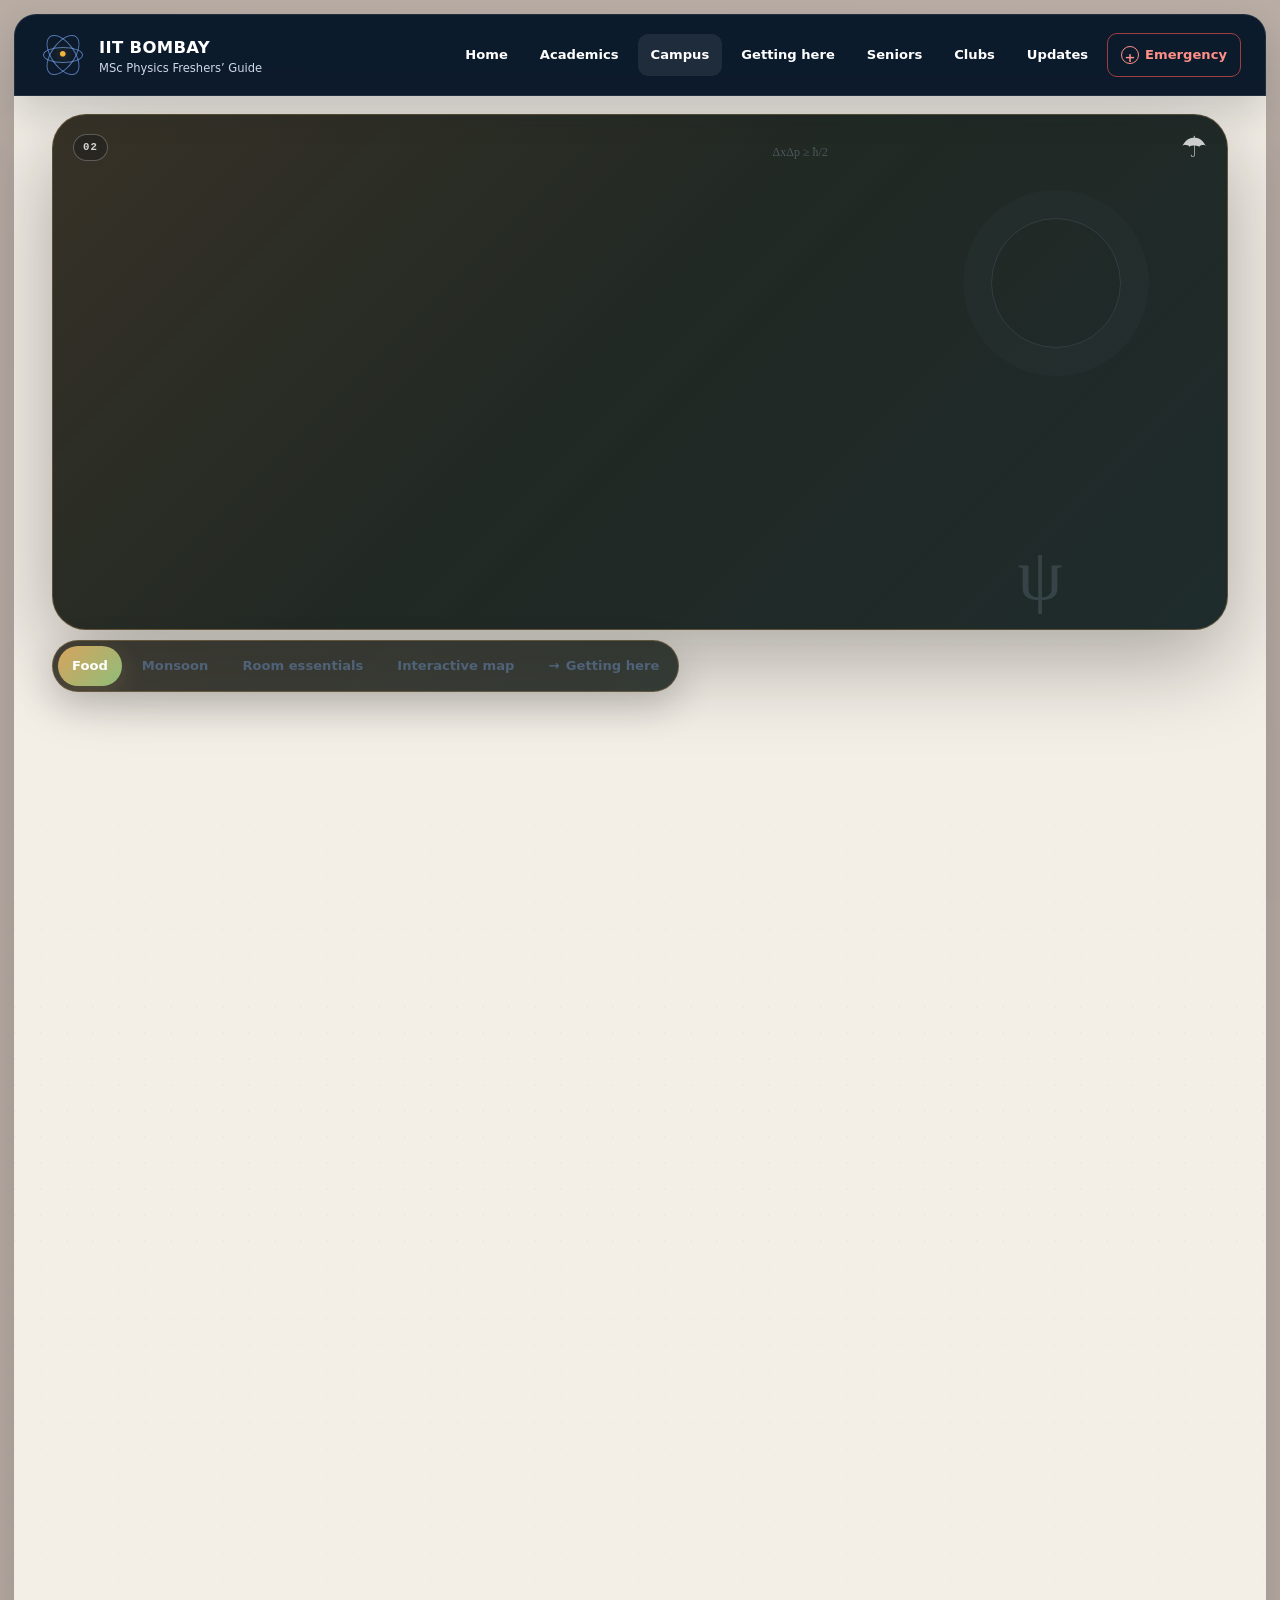
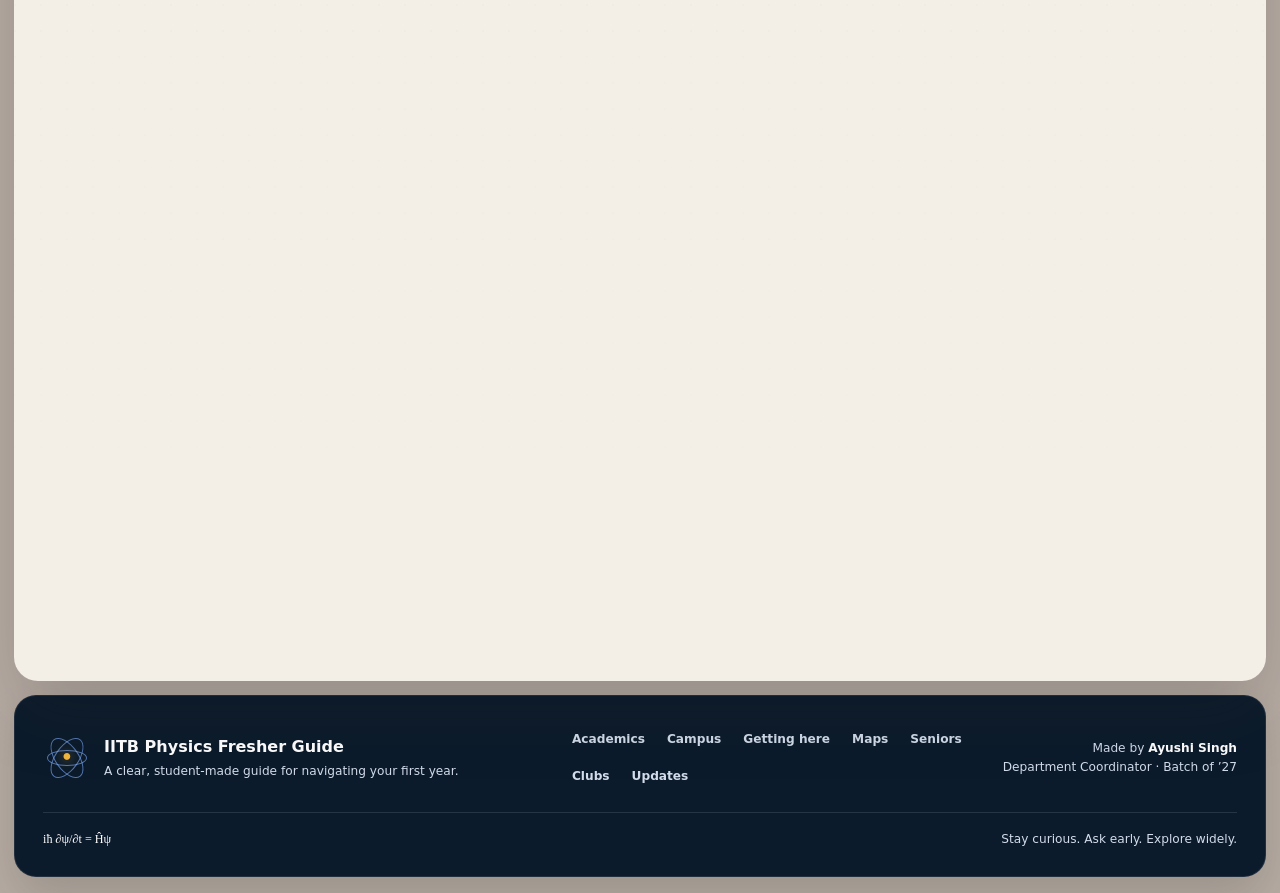
<file: food.html>
<!doctype html><html><head><meta charset="utf-8"><meta name="viewport" content="width=device-width,initial-scale=1"><meta http-equiv="refresh" content="0; url=./campus-life.html#food"><title>Redirecting…</title><link rel="stylesheet" href="./styles.css"></head><body class="minimal-ui"><main class="redirect-card"><p>Opening the updated guide…</p><a href="./campus-life.html#food">Continue →</a></main></body></html>
</file>
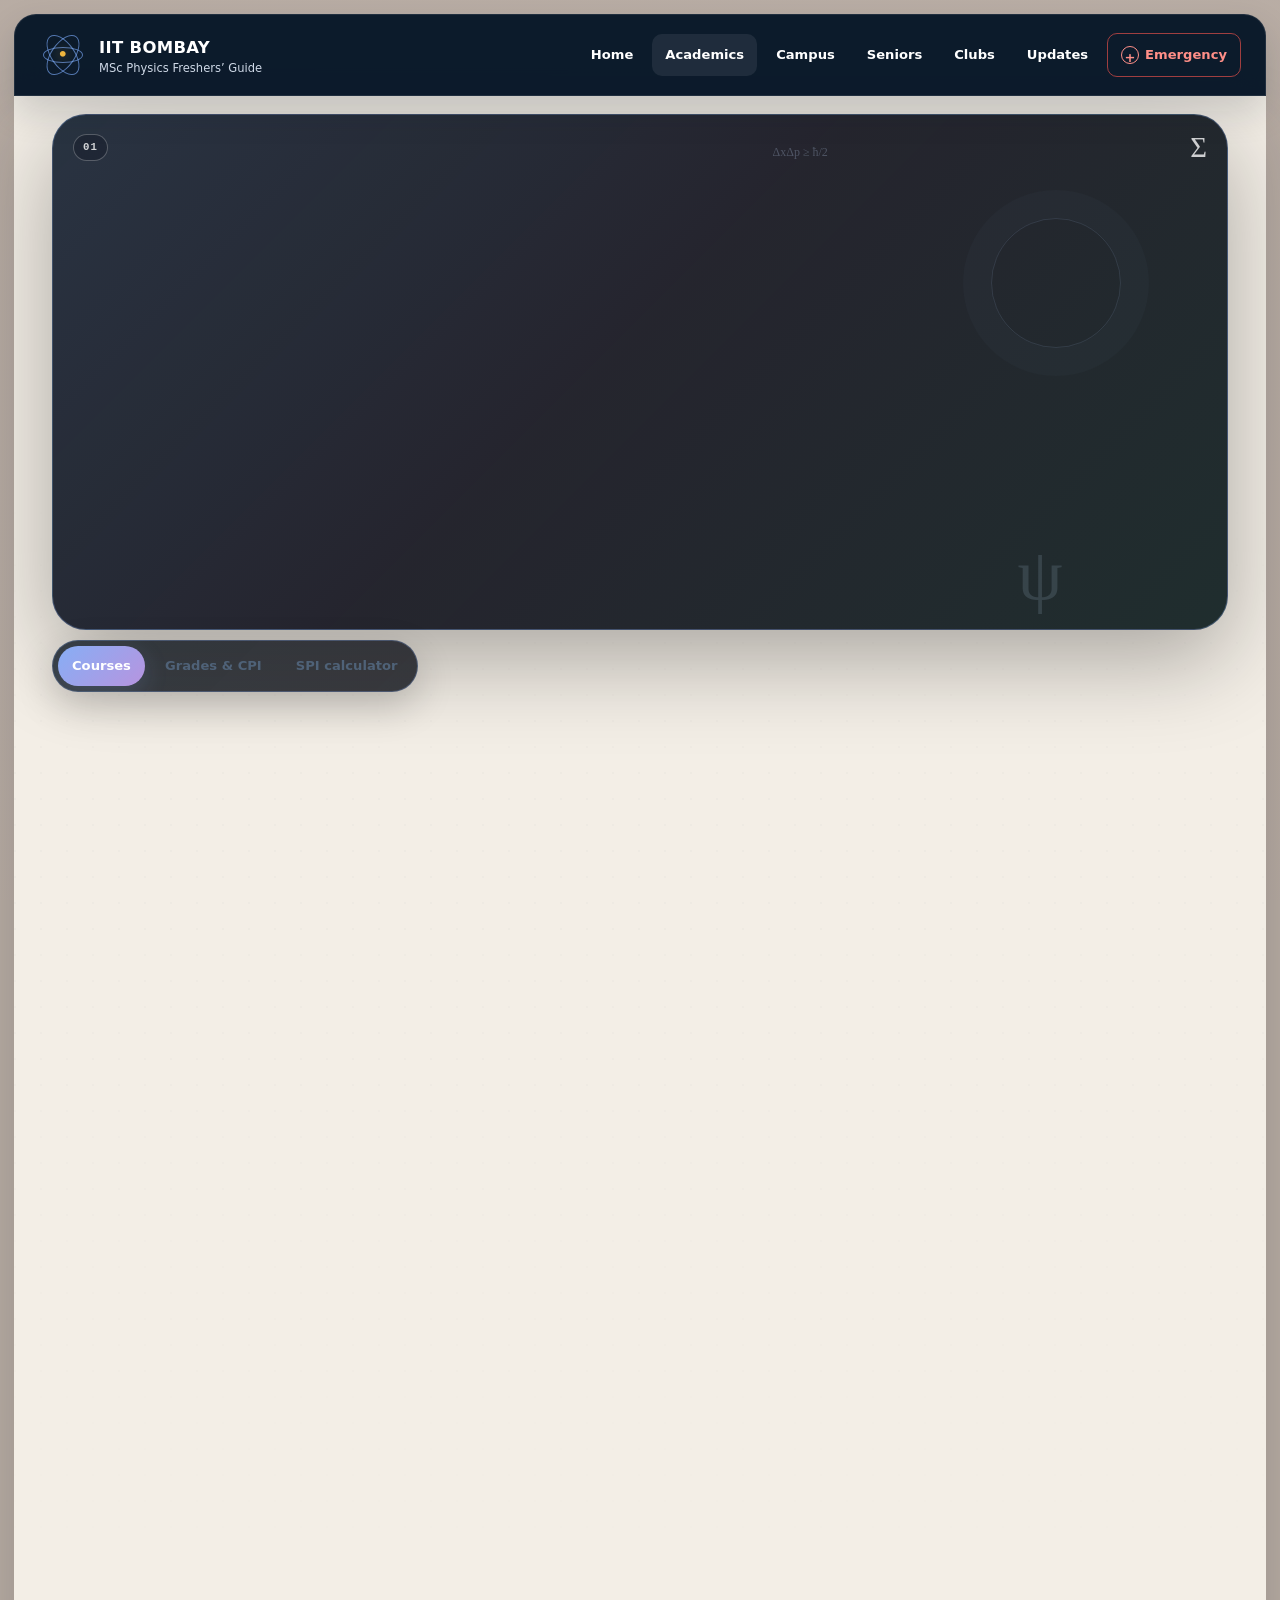
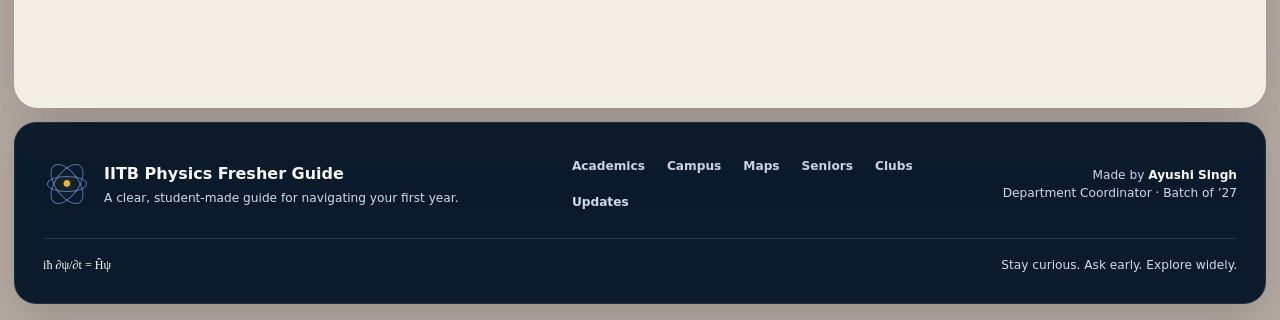
<file: grades.html>
<!doctype html><html><head><meta charset="utf-8"><meta name="viewport" content="width=device-width,initial-scale=1"><meta http-equiv="refresh" content="0; url=./academics.html#grading"><title>Redirecting…</title><link rel="stylesheet" href="./styles.css"></head><body class="minimal-ui"><main class="redirect-card"><p>Opening the updated guide…</p><a href="./academics.html#grading">Continue →</a></main></body></html>
</file>
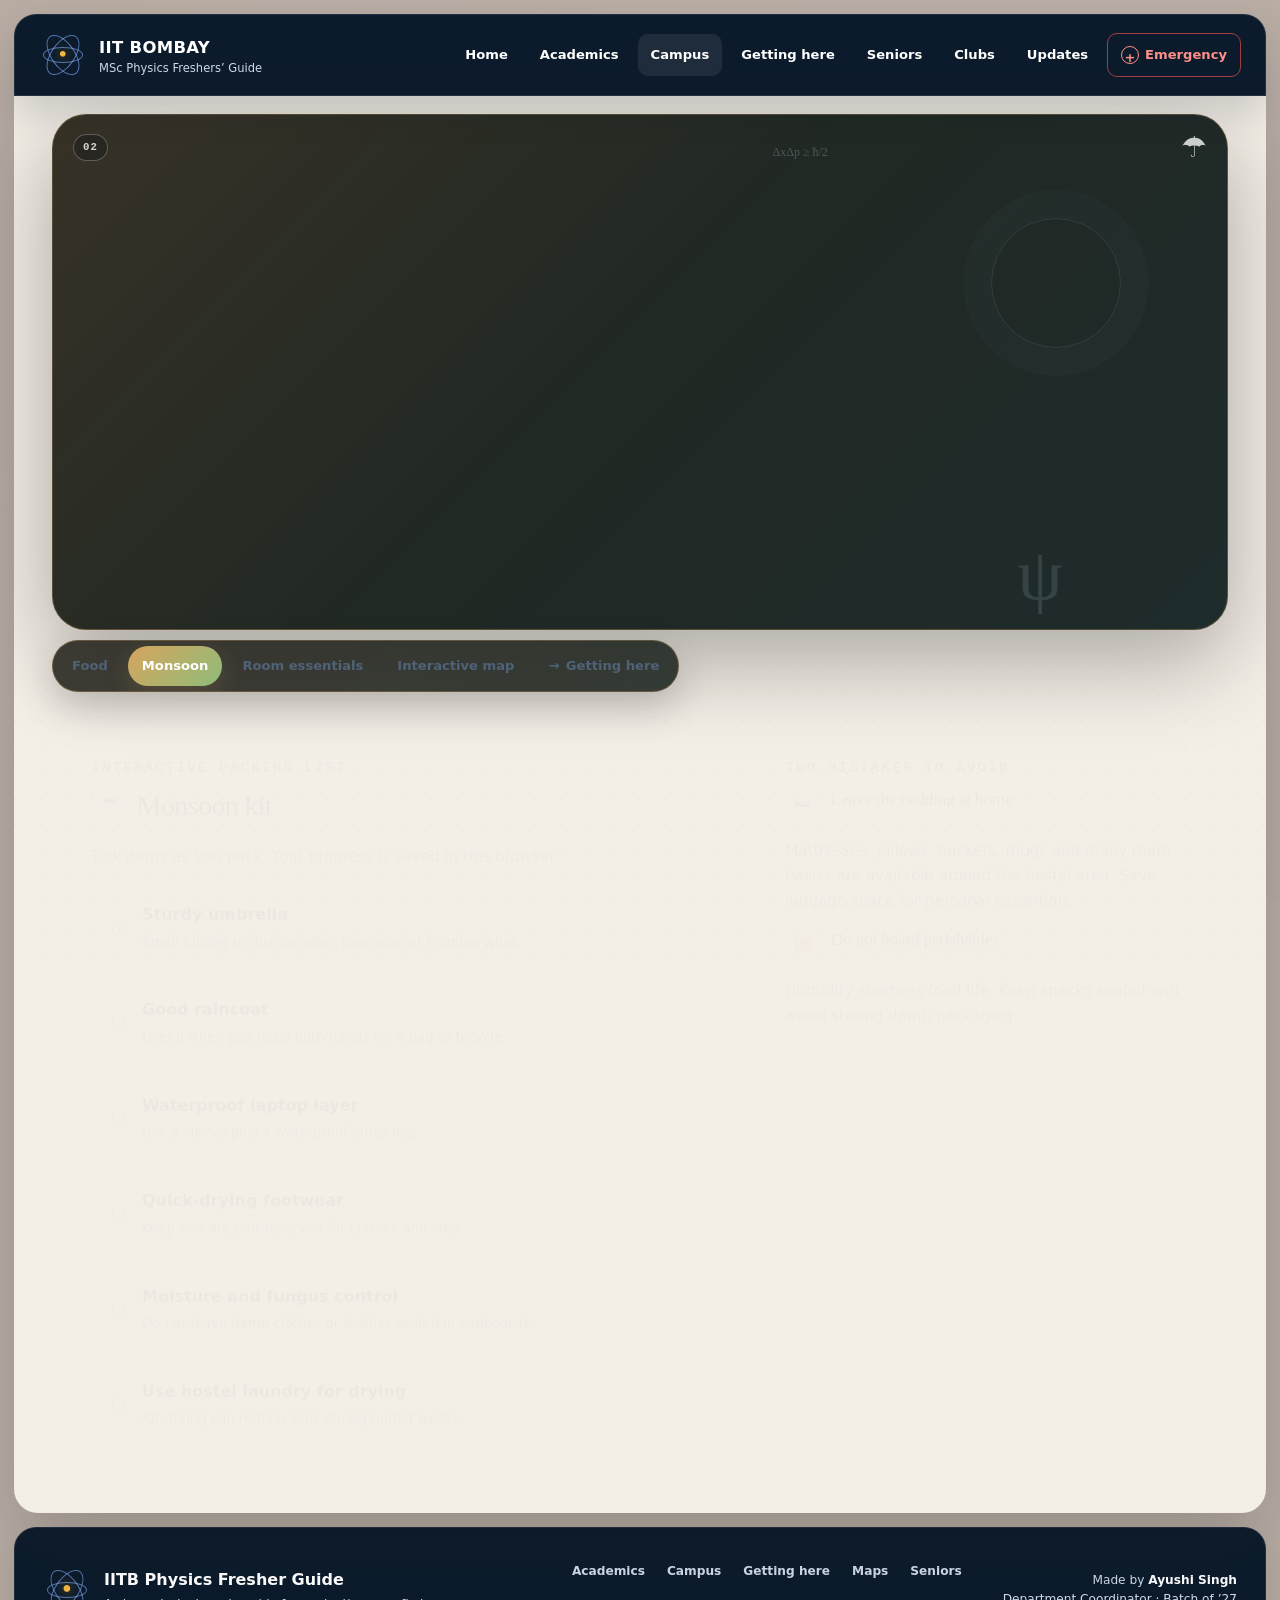
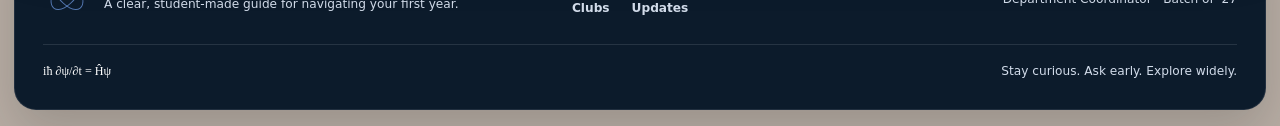
<file: monsoon.html>
<!doctype html><html><head><meta charset="utf-8"><meta name="viewport" content="width=device-width,initial-scale=1"><meta http-equiv="refresh" content="0; url=./campus-life.html#monsoon"><title>Redirecting…</title><link rel="stylesheet" href="./styles.css"></head><body class="minimal-ui"><main class="redirect-card"><p>Opening the updated guide…</p><a href="./campus-life.html#monsoon">Continue →</a></main></body></html>
</file>
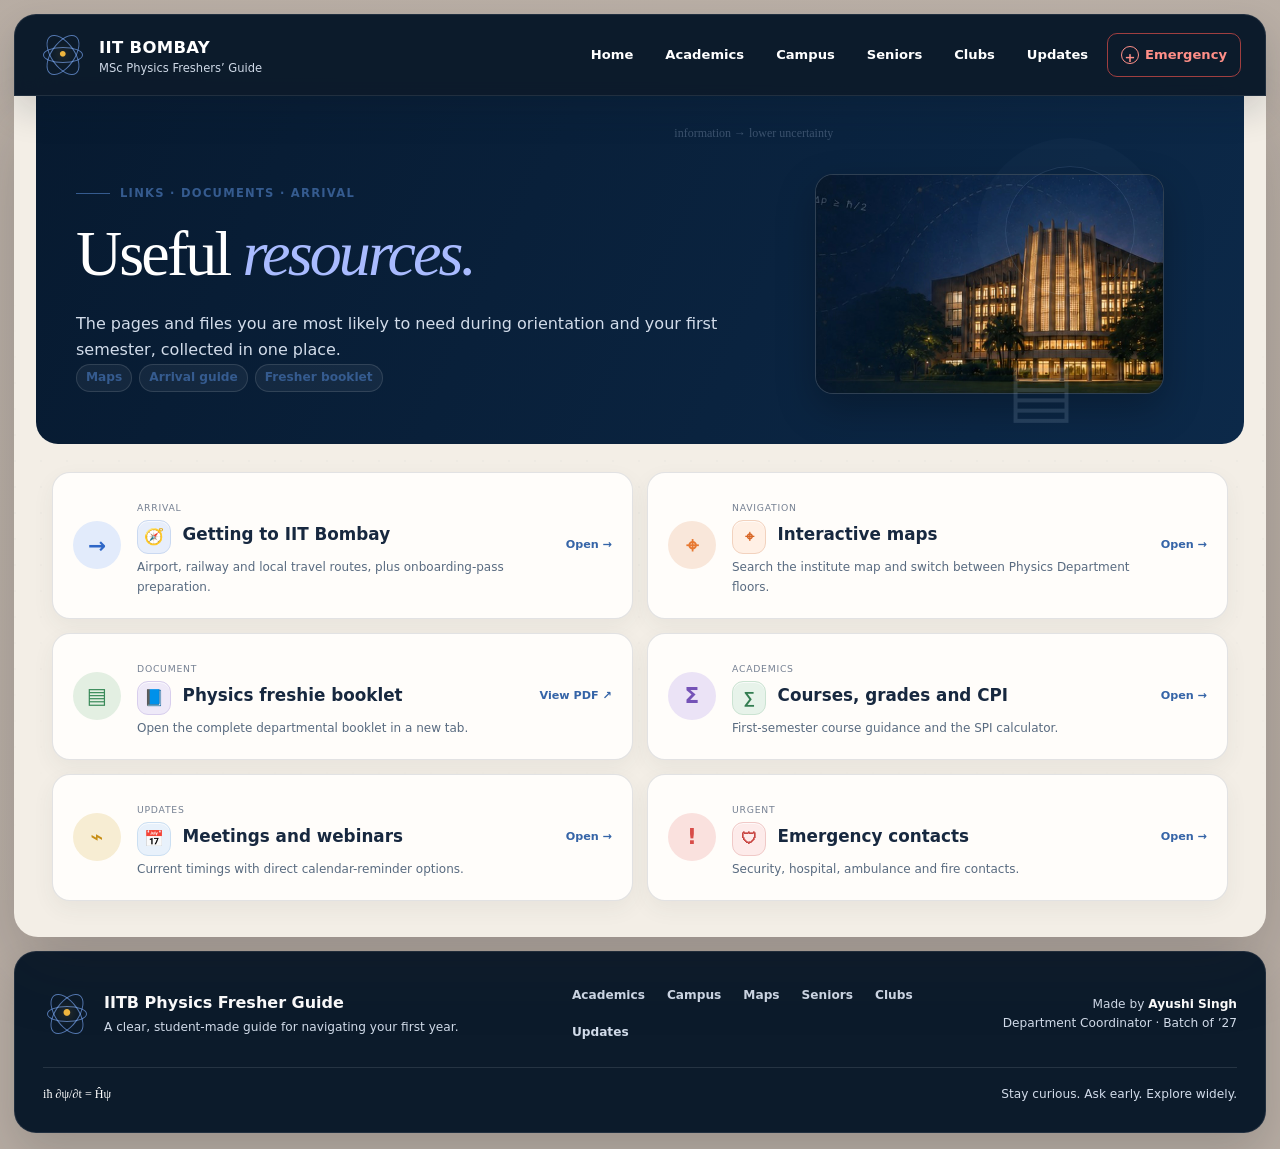
<file: resources.html>
<!DOCTYPE html>
<html lang="en"><head><meta charset="utf-8"/><meta content="width=device-width,initial-scale=1" name="viewport"/><meta content="Useful pages, maps, documents and arrival information for IIT Bombay MSc Physics freshers." name="description"/><meta content="#0d2038" name="theme-color"/><title>Resources — IITB Physics Fresher Guide</title><link href="./styles.css" rel="stylesheet"/></head><body class="minimal-ui subpage page-resources"><nav aria-label="Primary navigation" class="site-nav">
<a class="site-brand" href="./index.html"><span aria-hidden="true" class="brand-atom"><i></i><b></b><em></em><strong>•</strong></span><span><strong>IIT BOMBAY</strong><small>MSc Physics Freshers’ Guide</small></span></a>
<button aria-expanded="false" aria-label="Open navigation" class="menu-toggle" type="button"><span></span><span></span><span></span></button>
<div class="nav-menu"><a class="" href="./index.html">Home</a><a class="" href="./academics.html">Academics</a><a class="" href="./campus-life.html">Campus</a><a class="" href="./seniors.html">Seniors</a><a class="" href="./clubs.html">Clubs</a><a class="" href="./events.html">Updates</a><a class="nav-emergency" href="./emergency.html"><span>+</span> Emergency</a></div>
</nav>
<main class="page-canvas">
<section class="page-hero compact-hero"><div aria-hidden="true" class="hero-physics-mark"><span>information → lower uncertainty</span><i></i><b>▤</b></div><div class="shell page-hero-grid"><div><p class="kicker">Links · Documents · Arrival</p><h1 class="page-title">Useful <em>resources.</em></h1><p class="lede">The pages and files you are most likely to need during orientation and your first semester, collected in one place.</p><div class="subpage-meta"><span>Maps</span><span>Arrival guide</span><span>Fresher booklet</span></div></div><figure class="page-visual"><img alt="IIT Bombay campus at night" src="./assets/iitb-hero-campus.webp"/></figure></div></section>
<section class="section"><div class="shell"><div class="resource-grid">
<a class="resource-card" href="./transport.html"><span class="resource-icon blue">→</span><div><small>Arrival</small><h2 class="ui-heading"><span aria-hidden="true" class="ui-symbol ui-blue">🧭</span>Getting to IIT Bombay</h2><p>Airport, railway and local travel routes, plus onboarding-pass preparation.</p></div><b>Open →</b></a>
<a class="resource-card" href="./campus-map.html"><span class="resource-icon orange">⌖</span><div><small>Navigation</small><h2 class="ui-heading"><span aria-hidden="true" class="ui-symbol ui-orange">⌖</span>Interactive maps</h2><p>Search the institute map and switch between Physics Department floors.</p></div><b>Open →</b></a>
<a class="resource-card" href="./assets/freshiebooklet2025.pdf" target="_blank"><span class="resource-icon green">▤</span><div><small>Document</small><h2 class="ui-heading"><span aria-hidden="true" class="ui-symbol ui-violet">📘</span>Physics freshie booklet</h2><p>Open the complete departmental booklet in a new tab.</p></div><b>View PDF ↗</b></a>
<a class="resource-card" href="./academics.html"><span class="resource-icon violet">Σ</span><div><small>Academics</small><h2 class="ui-heading"><span aria-hidden="true" class="ui-symbol ui-green">∑</span>Courses, grades and CPI</h2><p>First-semester course guidance and the SPI calculator.</p></div><b>Open →</b></a>
<a class="resource-card" href="./events.html"><span class="resource-icon gold">⌁</span><div><small>Updates</small><h2 class="ui-heading"><span aria-hidden="true" class="ui-symbol ui-sky">📅</span>Meetings and webinars</h2><p>Current timings with direct calendar-reminder options.</p></div><b>Open →</b></a>
<a class="resource-card" href="./emergency.html"><span class="resource-icon red">!</span><div><small>Urgent</small><h2 class="ui-heading"><span aria-hidden="true" class="ui-symbol ui-red">🛡</span>Emergency contacts</h2><p>Security, hospital, ambulance and fire contacts.</p></div><b>Open →</b></a>
</div></div></section></main><footer class="site-footer">
<div class="footer-grid">
<div class="footer-about"><span aria-hidden="true" class="brand-atom"><i></i><b></b><em></em><strong>•</strong></span><div><strong>IITB Physics Fresher Guide</strong><p>A clear, student-made guide for navigating your first year.</p></div></div>
<div class="footer-links"><a href="./academics.html">Academics</a><a href="./campus-life.html">Campus</a><a href="./campus-map.html">Maps</a><a href="./seniors.html">Seniors</a><a href="./clubs.html">Clubs</a><a href="./events.html">Updates</a></div>
<p class="footer-credit">Made by <strong>Ayushi Singh</strong><br/>Department Coordinator · Batch of ’27</p>
</div>
<div class="footer-equation"><span>iħ ∂ψ/∂t = Ĥψ</span><small>Stay curious. Ask early. Explore widely.</small></div>
</footer><script src="./site.js"></script></body></html>
</file>
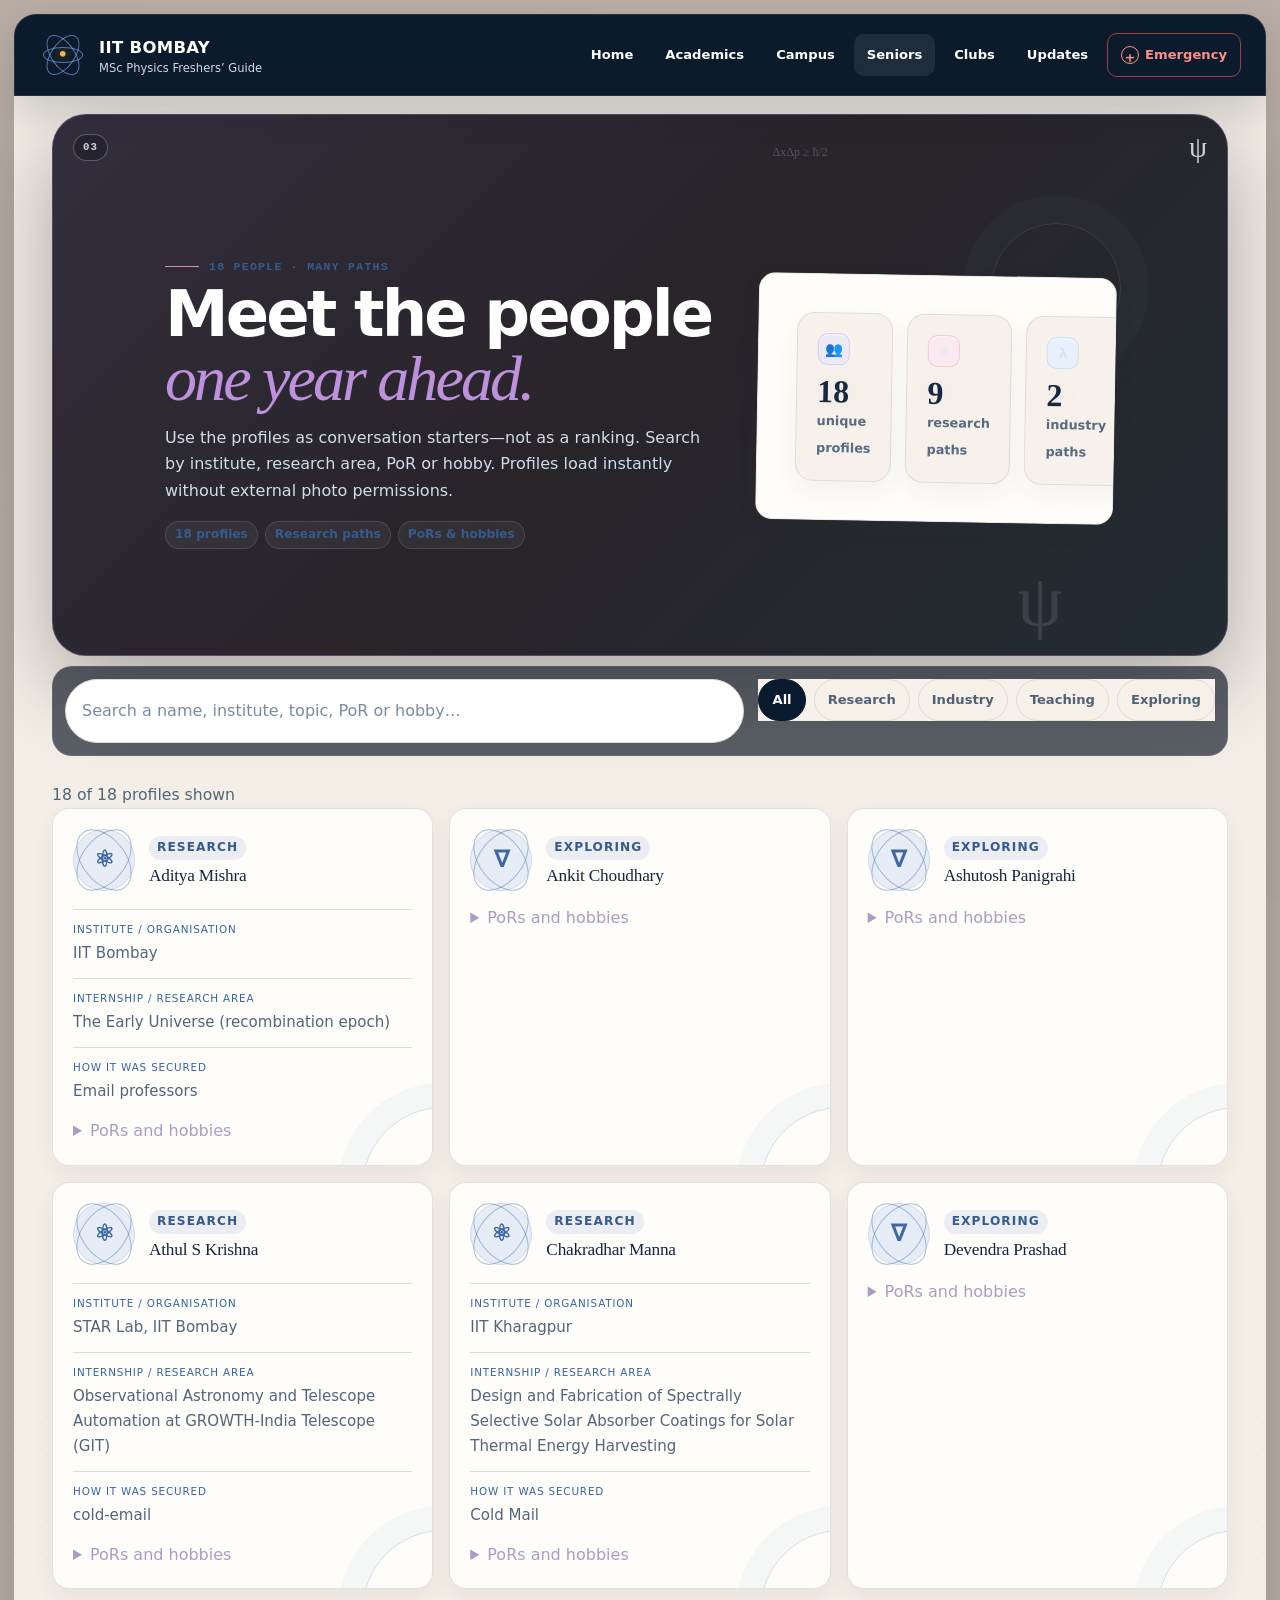
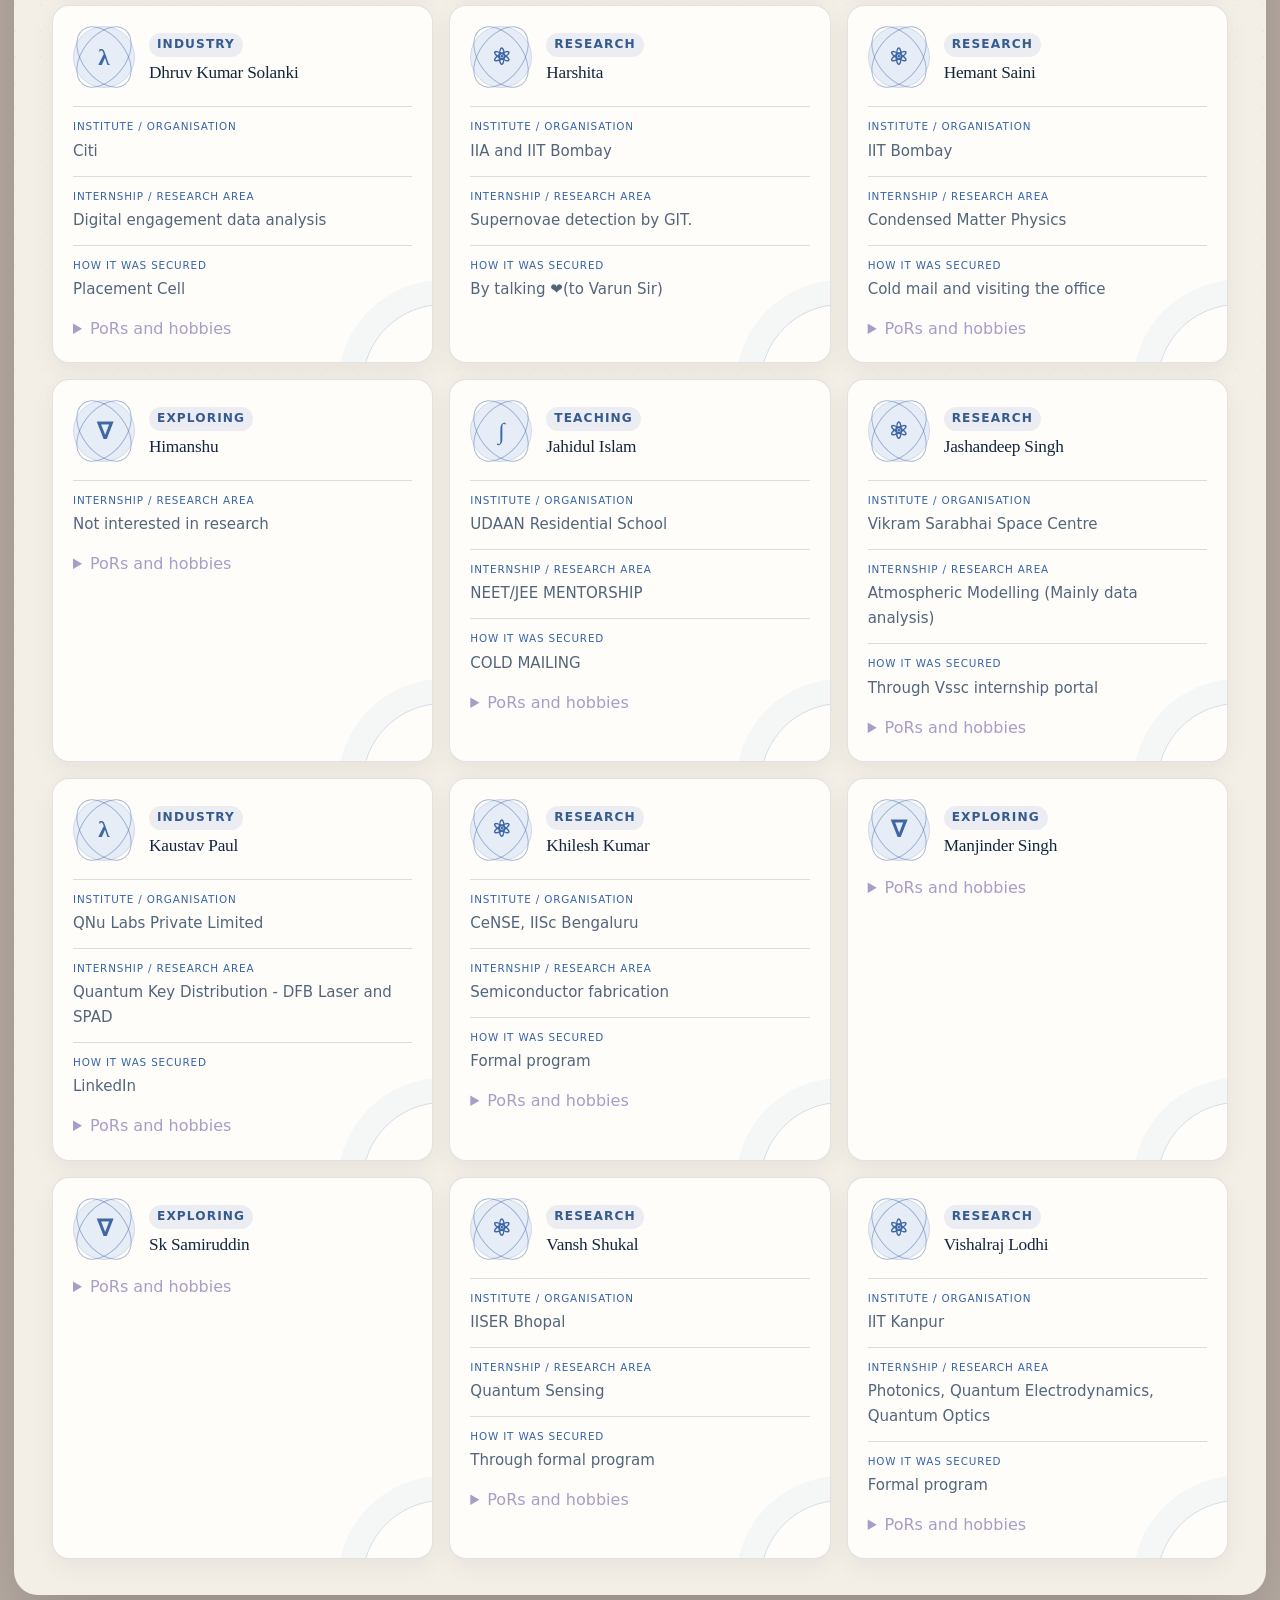
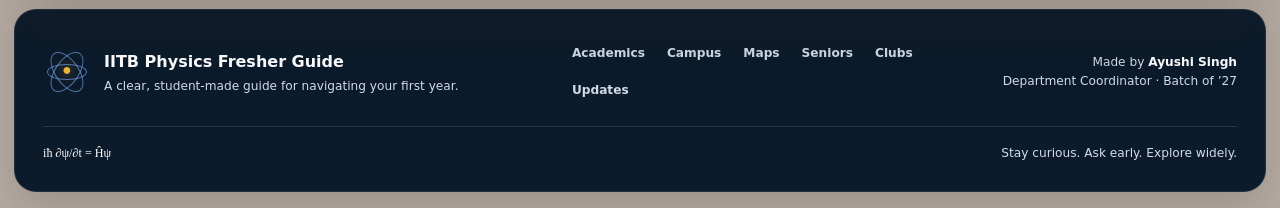
<file: seniors.html>
<!DOCTYPE html>

<html lang="en"><head><meta charset="utf-8"/><meta content="width=device-width,initial-scale=1" name="viewport"/><meta content="Meet IIT Bombay MSc Physics seniors and explore their internships, research areas, PoRs and hobbies." name="description"/><meta content="#342643" name="theme-color"/><title>Meet Your Seniors — IITB Fresher Guide</title><link href="./styles.css" rel="stylesheet"/></head><body class="subpage dashboard-subpage minimal-ui guide-page physics-dashboard-page page-seniors">
<a class="skip-link" href="#main">Skip to content</a>
<nav aria-label="Primary navigation" class="site-nav">
<a class="site-brand" href="./index.html"><span aria-hidden="true" class="brand-atom"><i></i><b></b><em></em><strong>•</strong></span><span><strong>IIT BOMBAY</strong><small>MSc Physics Freshers’ Guide</small></span></a>
<button aria-expanded="false" aria-label="Open navigation" class="menu-toggle" type="button"><span></span><span></span><span></span></button>
<div class="nav-menu"><a class="" href="./index.html">Home</a><a class="" href="./academics.html">Academics</a><a class="" href="./campus-life.html">Campus</a><a class="active" href="./seniors.html">Seniors</a><a class="" href="./clubs.html">Clubs</a><a class="" href="./events.html">Updates</a><a class="nav-emergency" href="./emergency.html"><span>+</span> Emergency</a></div>
</nav><main class="dashboard-subpage-main page-canvas dashboard-main" id="main"><section class="page-hero"><div aria-hidden="true" class="hero-physics-mark"><span>ΔxΔp ≥ ħ/2</span><i></i><b>ψ</b></div><div class="subpage-card-topline"><span class="card-index">03</span><span class="card-symbol">ψ</span></div><div class="shell page-hero-grid"><div class="reveal visible"><p class="kicker">18 people · many paths</p><h1 class="page-title">Meet the people <em>one year ahead.</em></h1><p class="lede">Use the profiles as conversation starters—not as a ranking. Search by institute, research area, PoR or hobby. Profiles load instantly without external photo permissions.</p><div class="subpage-meta"><span>18 profiles</span><span>Research paths</span><span>PoRs &amp; hobbies</span></div></div><div class="panel reveal visible"><div class="info-strip"><div><span aria-hidden="true" class="ui-stat-icon ui-violet">👥</span><strong id="senior-total">0</strong><span>unique profiles</span></div><div><span aria-hidden="true" class="ui-stat-icon ui-pink">⚛</span><strong id="senior-research">0</strong><span>research paths</span></div><div><span aria-hidden="true" class="ui-stat-icon ui-sky">λ</span><strong id="senior-industry">0</strong><span>industry paths</span></div></div></div></div></section><section class="section"><div class="shell"><div class="senior-controls"><input aria-label="Search seniors" class="search-box" id="senior-search" placeholder="Search a name, institute, topic, PoR or hobby…" type="search"/><div class="filters" id="senior-filters"><button class="filter-chip active" data-category="all">All</button><button class="filter-chip" data-category="research">Research</button><button class="filter-chip" data-category="industry">Industry</button><button class="filter-chip" data-category="teaching">Teaching</button><button class="filter-chip" data-category="exploring">Exploring</button></div></div><p aria-live="polite" class="section-copy" id="senior-results"></p><div class="senior-grid" id="senior-grid"></div></div></section></main>
<footer class="site-footer">
<div class="footer-grid">
<div class="footer-about"><span aria-hidden="true" class="brand-atom"><i></i><b></b><em></em><strong>•</strong></span><div><strong>IITB Physics Fresher Guide</strong><p>A clear, student-made guide for navigating your first year.</p></div></div>
<div class="footer-links"><a href="./academics.html">Academics</a><a href="./campus-life.html">Campus</a><a href="./campus-map.html">Maps</a><a href="./seniors.html">Seniors</a><a href="./clubs.html">Clubs</a><a href="./events.html">Updates</a></div>
<p class="footer-credit">Made by <strong>Ayushi Singh</strong><br/>Department Coordinator · Batch of ’27</p>
</div>
<div class="footer-equation"><span>iħ ∂ψ/∂t = Ĥψ</span><small>Stay curious. Ask early. Explore widely.</small></div>
</footer>
<script src="./site.js"></script>
<script>window.SENIORS_DATA=[
  {
    "name": "Aditya Mishra",
    "institute": "IIT Bombay",
    "topic": "The Early Universe (recombination epoch)",
    "route": "Email professors",
    "previousPor": "None listed",
    "currentPor": "None listed",
    "hobbies": "Swimming, chess, cricket, cycling, reading random books, etc.",
    "category": "research"
  },
  {
    "name": "Ankit Choudhary",
    "institute": "No internship listed",
    "topic": "Not listed",
    "route": "Not listed",
    "previousPor": "Maintenance Councillor of Tansa House",
    "currentPor": "None listed",
    "hobbies": "Playing Cricket",
    "category": "exploring"
  },
  {
    "name": "Ashutosh Panigrahi",
    "institute": "No internship listed",
    "topic": "Not listed",
    "route": "Not listed",
    "previousPor": "None listed",
    "currentPor": "None listed",
    "hobbies": "Playing table tennis, badminton, watching football, cricket, solving mathematical problems.",
    "category": "exploring"
  },
  {
    "name": "Athul S Krishna",
    "institute": "STAR Lab, IIT Bombay",
    "topic": "Observational Astronomy and Telescope Automation at GROWTH-India Telescope (GIT)",
    "route": "cold-email",
    "previousPor": "Sports Councillor, Tansa House",
    "currentPor": "None listed",
    "hobbies": "Playing football (especially football) and all the other things normal humans do.",
    "category": "research"
  },
  {
    "name": "Chakradhar Manna",
    "institute": "IIT Kharagpur",
    "topic": "Design and Fabrication of Spectrally Selective Solar Absorber Coatings for Solar Thermal Energy Harvesting",
    "route": "Cold Mail",
    "previousPor": "None listed",
    "currentPor": "None listed",
    "hobbies": "Drawing, reading detective novels and fiction, playing cricket, badminton, table tennis, carrom, and 8-ball pool, exploring new foods, and eating a lot, don't judge my appetite by my looks!",
    "category": "research"
  },
  {
    "name": "Devendra Prashad",
    "institute": "No internship listed",
    "topic": "Not listed",
    "route": "Not listed",
    "previousPor": "Interview Co-ordinator",
    "currentPor": "None listed",
    "hobbies": "I am a part time gamedev...love exploring how game system works.",
    "category": "exploring"
  },
  {
    "name": "Dhruv Kumar Solanki",
    "institute": "Citi",
    "topic": "Digital engagement data analysis",
    "route": "Placement Cell",
    "previousPor": "Nope..not in masters, but held a lot in Bachelors",
    "currentPor": "None listed",
    "hobbies": "A lot actually...I play badminton, football, cricket, chess ( Don't play any of them on a proficient level though), I write poetry, I vibe-code for fun, I like to read about finance etc.",
    "category": "industry"
  },
  {
    "name": "Harshita",
    "institute": "IIA and IIT Bombay",
    "topic": "Supernovae detection by GIT.",
    "route": "By talking ❤️(to Varun Sir)",
    "previousPor": "None listed",
    "currentPor": "None listed",
    "hobbies": "Not listed",
    "category": "research"
  },
  {
    "name": "Hemant Saini",
    "institute": "IIT Bombay",
    "topic": "Condensed Matter Physics",
    "route": "Cold mail and visiting the office",
    "previousPor": "CR, Tech Councillor tansa",
    "currentPor": "Sports secy",
    "hobbies": "I love to play cricket, volleyball and BGMI.",
    "category": "research"
  },
  {
    "name": "Himanshu",
    "institute": "No internship listed",
    "topic": "Not interested in research",
    "route": "Not listed",
    "previousPor": "PR and logistics coordinator in pg cult",
    "currentPor": "None listed",
    "hobbies": "My hobbies are to listen music, play video games, and watching movies. Other than that i like cycling",
    "category": "exploring"
  },
  {
    "name": "Jahidul Islam",
    "institute": "UDAAN Residential School",
    "topic": "NEET/JEE MENTORSHIP",
    "route": "COLD MAILING",
    "previousPor": "None listed",
    "currentPor": "None listed",
    "hobbies": "I enjoy playing cricket and carrom",
    "category": "teaching"
  },
  {
    "name": "Jashandeep Singh",
    "institute": "Vikram Sarabhai Space Centre",
    "topic": "Atmospheric Modelling (Mainly data analysis)",
    "route": "Through Vssc internship portal",
    "previousPor": "None listed",
    "currentPor": "None listed",
    "hobbies": "Doing Calisthenics, Playing Basketball, online games",
    "category": "research"
  },
  {
    "name": "Kaustav Paul",
    "institute": "QNu Labs Private Limited",
    "topic": "Quantum Key Distribution - DFB Laser and SPAD",
    "route": "LinkedIn",
    "previousPor": "None listed",
    "currentPor": "None listed",
    "hobbies": "Swimming, Tennis, Table Tennis, Cricket",
    "category": "industry"
  },
  {
    "name": "Khilesh Kumar",
    "institute": "CeNSE, IISc Bengaluru",
    "topic": "Semiconductor fabrication",
    "route": "Formal program",
    "previousPor": "None listed",
    "currentPor": "None listed",
    "hobbies": "Tennis gym swimming",
    "category": "research"
  },
  {
    "name": "Manjinder Singh",
    "institute": "No internship listed",
    "topic": "Not listed",
    "route": "Not listed",
    "previousPor": "None listed",
    "currentPor": "None listed",
    "hobbies": "Sketching, Journaling",
    "category": "exploring"
  },
  {
    "name": "Sk Samiruddin",
    "institute": "No internship listed",
    "topic": "Not listed",
    "route": "Not listed",
    "previousPor": "None listed",
    "currentPor": "None listed",
    "hobbies": "Reading manga",
    "category": "exploring"
  },
  {
    "name": "Vansh Shukal",
    "institute": "IISER Bhopal",
    "topic": "Quantum Sensing",
    "route": "Through formal program",
    "previousPor": "Interview Coordinator",
    "currentPor": "SC",
    "hobbies": "Travelling, Gym workouts, Badminton, Table Tennis, Swimming, Listening to Meaningful Music",
    "category": "research"
  },
  {
    "name": "Vishalraj Lodhi",
    "institute": "IIT Kanpur",
    "topic": "Photonics, Quantum Electrodynamics, Quantum Optics",
    "route": "Formal program",
    "previousPor": "None listed",
    "currentPor": "None listed",
    "hobbies": "Singing",
    "category": "research"
  }
];</script><script>
const people=window.SENIORS_DATA||[],grid=document.querySelector('#senior-grid'),search=document.querySelector('#senior-search'),buttons=[...document.querySelectorAll('[data-category]')];let category='all';
const missing=v=>['','not listed','none listed','no internship listed','n/a','na','none','nil'].includes(String(v||'').trim().toLowerCase());
const categoryVisuals={
  research:{symbol:'⚛',label:'Research'},
  industry:{symbol:'λ',label:'Industry'},
  teaching:{symbol:'∫',label:'Teaching'},
  exploring:{symbol:'∇',label:'Exploring'}
};
function field(label,value){
  if(missing(value))return '';
  return `<div><small>${label}</small><p>${value}</p></div>`;
}
function card(p){
  const visual=categoryVisuals[p.category]||{symbol:'ψ',label:p.category};
  const main=[
    field('Institute / organisation',p.institute),
    field('Internship / research area',p.topic),
    field('How it was secured',p.route)
  ].join('');
  const extra=[
    field('Previous PoR',p.previousPor),
    field('Current PoR',p.currentPor),
    field('Hobbies',p.hobbies)
  ].join('');

  return `<article class="senior-card" data-senior-category="${p.category}">
    <div class="senior-card-head">
      <div class="senior-orbit" aria-hidden="true"><span>${visual.symbol}</span></div>
      <div class="senior-heading">
        <span class="senior-badge">${visual.label}</span>
        <h2>${p.name}</h2>
      </div>
    </div>
    <div class="senior-body">
      ${main?`<div class="senior-info">${main}</div>`:''}
      ${extra?`<details class="senior-details"><summary>PoRs and hobbies</summary><div class="senior-info">${extra}</div></details>`:''}
    </div>
  </article>`;
}
function render(){const q=search.value.trim().toLowerCase();const filtered=people.filter(p=>(category==='all'||p.category===category)&&(!q||Object.values(p).join(' ').toLowerCase().includes(q)));grid.innerHTML=filtered.length?filtered.map(card).join(''):'<div class="empty-state">No profile matches this search.</div>';document.querySelector('#senior-results').textContent=`${filtered.length} of ${people.length} profiles shown`;}
document.querySelector('#senior-total').textContent=people.length;document.querySelector('#senior-research').textContent=people.filter(p=>p.category==='research').length;document.querySelector('#senior-industry').textContent=people.filter(p=>p.category==='industry').length;search.addEventListener('input',render);buttons.forEach(b=>b.addEventListener('click',()=>{category=b.dataset.category;buttons.forEach(x=>x.classList.toggle('active',x===b));render()}));render();
</script></body></html>
</file>
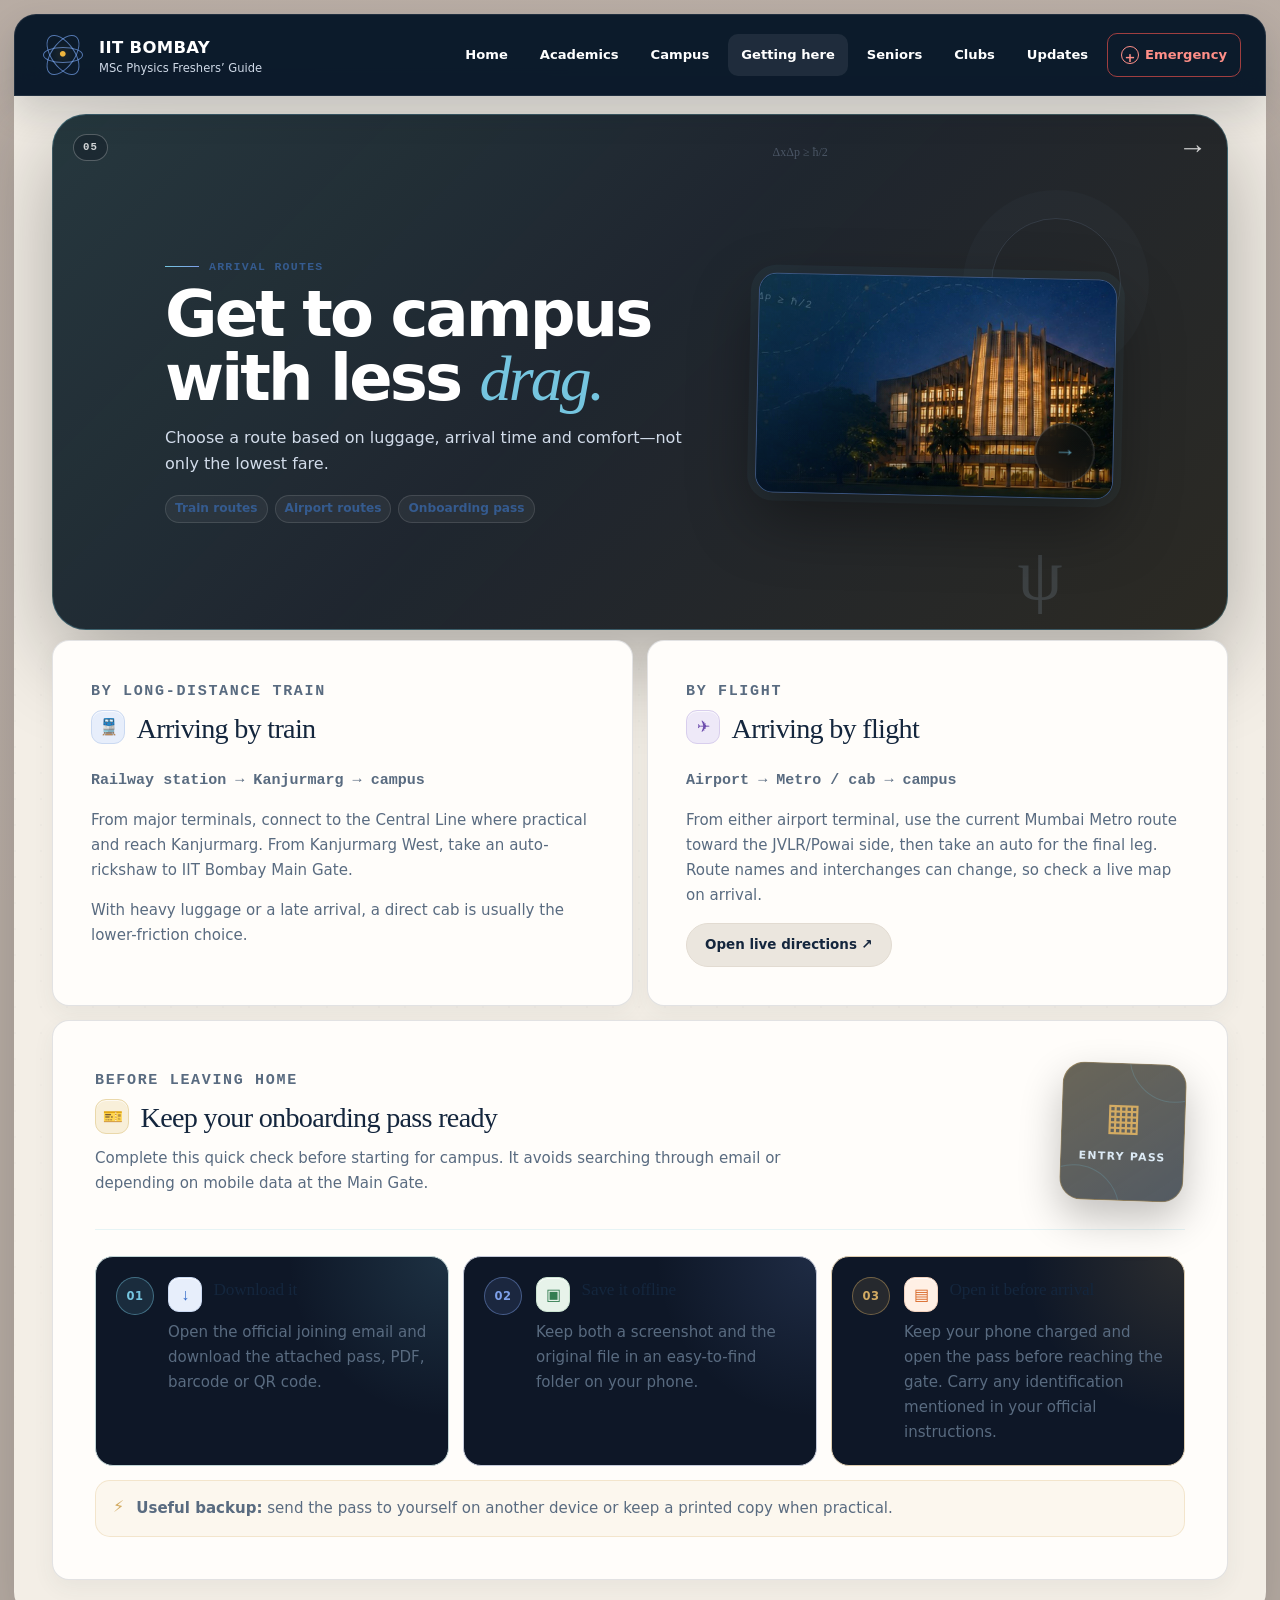
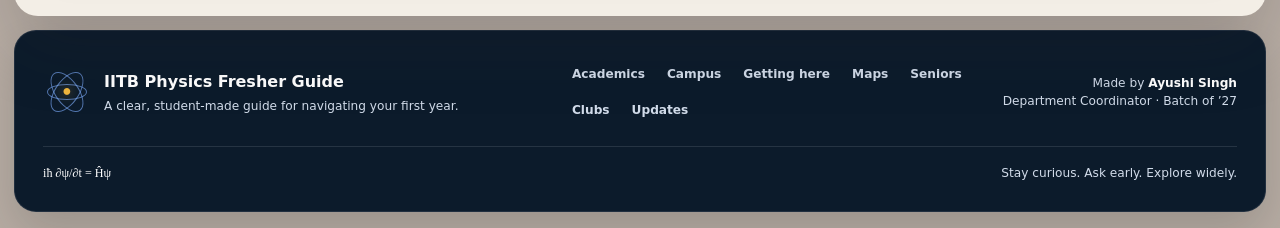
<file: transport.html>
<!DOCTYPE html>

<html lang="en"><head><meta charset="utf-8"/><meta content="width=device-width,initial-scale=1" name="viewport"/><meta content="#173047" name="theme-color"/><title>Getting to IIT Bombay — Fresher Guide</title><link href="./styles.css" rel="stylesheet"/></head><body class="subpage dashboard-subpage minimal-ui guide-page page-transport physics-dashboard-page">
<a class="skip-link" href="#main">Skip to content</a>
<nav aria-label="Primary navigation" class="site-nav">
<a class="site-brand" href="./index.html"><span aria-hidden="true" class="brand-atom"><i></i><b></b><em></em><strong>•</strong></span><span><strong>IIT BOMBAY</strong><small>MSc Physics Freshers’ Guide</small></span></a>
<button aria-expanded="false" aria-label="Open navigation" class="menu-toggle" type="button"><span></span><span></span><span></span></button>
<div class="nav-menu"><a class="" href="./index.html">Home</a><a class="" href="./academics.html">Academics</a><a class="" href="./campus-life.html">Campus</a><a class="active" href="./transport.html">Getting here</a><a class="" href="./seniors.html">Seniors</a><a class="" href="./clubs.html">Clubs</a><a class="" href="./events.html">Updates</a><a class="nav-emergency" href="./emergency.html"><span>+</span> Emergency</a></div>
</nav><main class="dashboard-subpage-main page-canvas dashboard-main" id="main"><section class="page-hero"><div aria-hidden="true" class="hero-physics-mark"><span>ΔxΔp ≥ ħ/2</span><i></i><b>ψ</b></div><div class="subpage-card-topline"><span class="card-index">05</span><span class="card-symbol">→</span></div><div class="shell page-hero-grid"><div><p class="kicker">Arrival routes</p><h1 class="page-title">Get to campus with less <em>drag.</em></h1><p class="lede">Choose a route based on luggage, arrival time and comfort—not only the lowest fare.</p><div class="subpage-meta"><span>Train routes</span><span>Airport routes</span><span>Onboarding pass</span></div></div><figure class="page-visual"><img alt="IIT Bombay campus at night" src="./assets/iitb-hero-campus.webp"/></figure></div></section><section class="section"><div class="shell content-grid"><article class="panel span-6"><p class="eyebrow">By long-distance train</p><h2 class="ui-heading"><span aria-hidden="true" class="ui-symbol ui-blue">🚆</span>Arriving by train</h2><p class="route-line">Railway station → Kanjurmarg → campus</p><p>From major terminals, connect to the Central Line where practical and reach Kanjurmarg. From Kanjurmarg West, take an auto-rickshaw to IIT Bombay Main Gate.</p><p>With heavy luggage or a late arrival, a direct cab is usually the lower-friction choice.</p></article><article class="panel span-6"><p class="eyebrow">By flight</p><h2 class="ui-heading"><span aria-hidden="true" class="ui-symbol ui-violet">✈</span>Arriving by flight</h2><p class="route-line">Airport → Metro / cab → campus</p><p>From either airport terminal, use the current Mumbai Metro route toward the JVLR/Powai side, then take an auto for the final leg. Route names and interchanges can change, so check a live map on arrival.</p><a class="btn btn-secondary" href="https://www.google.com/maps/dir/?api=1&amp;destination=IIT+Bombay+Main+Gate" rel="noopener" target="_blank">Open live directions ↗</a></article><article class="panel span-12 onboarding-panel">
<div class="onboarding-heading">
<div>
<p class="eyebrow">Before leaving home</p>
<h2 class="ui-heading"><span aria-hidden="true" class="ui-symbol ui-gold">🎫</span>Keep your onboarding pass ready</h2>
<p class="onboarding-lede">Complete this quick check before starting for campus. It avoids searching through email or depending on mobile data at the Main Gate.</p>
</div>
<div aria-hidden="true" class="pass-visual">
<span class="pass-symbol">▦</span>
<span class="pass-caption">Entry pass</span>
</div>
</div>
<div aria-label="Onboarding pass checklist" class="onboarding-steps">
<section class="onboarding-step">
<span class="step-number">01</span>
<div>
<h3 class="ui-heading"><span aria-hidden="true" class="ui-symbol ui-blue">↓</span>Download it</h3>
<p>Open the official joining email and download the attached pass, PDF, barcode or QR code.</p>
</div>
</section>
<section class="onboarding-step">
<span class="step-number">02</span>
<div>
<h3 class="ui-heading"><span aria-hidden="true" class="ui-symbol ui-green">▣</span>Save it offline</h3>
<p>Keep both a screenshot and the original file in an easy-to-find folder on your phone.</p>
</div>
</section>
<section class="onboarding-step">
<span class="step-number">03</span>
<div>
<h3 class="ui-heading"><span aria-hidden="true" class="ui-symbol ui-orange">▤</span>Open it before arrival</h3>
<p>Keep your phone charged and open the pass before reaching the gate. Carry any identification mentioned in your official instructions.</p>
</div>
</section>
</div>
<div class="onboarding-note">
<span aria-hidden="true">⚡</span>
<p><strong>Useful backup:</strong> send the pass to yourself on another device or keep a printed copy when practical.</p>
</div>
</article></div></section></main>
<footer class="site-footer">
<div class="footer-grid">
<div class="footer-about"><span aria-hidden="true" class="brand-atom"><i></i><b></b><em></em><strong>•</strong></span><div><strong>IITB Physics Fresher Guide</strong><p>A clear, student-made guide for navigating your first year.</p></div></div>
<div class="footer-links"><a href="./academics.html">Academics</a><a href="./campus-life.html">Campus</a><a href="./transport.html">Getting here</a><a href="./campus-map.html">Maps</a><a href="./seniors.html">Seniors</a><a href="./clubs.html">Clubs</a><a href="./events.html">Updates</a></div>
<p class="footer-credit">Made by <strong>Ayushi Singh</strong><br/>Department Coordinator · Batch of ’27</p>
</div>
<div class="footer-equation"><span>iħ ∂ψ/∂t = Ĥψ</span><small>Stay curious. Ask early. Explore widely.</small></div>
</footer>
<script src="./site.js"></script></body></html>
</file>
<file: styles.css>
:root {
  --ink: #f4f1e8;
  --muted: #b9b8b0;
  --paper: #111411;
  --paper-2: #171a17;
  --paper-3: #20231f;
  --sage: #a8b89a;
  --sage-deep: #697b61;
  --clay: #c9896b;
  --lavender: #a99cc7;
  --sand: #d3bd95;
  --blue: #8faeb4;
  --danger: #d66f62;
  --line: rgba(244, 241, 232, .12);
  --shadow: 0 22px 70px rgba(0,0,0,.35);
  --radius-xl: 32px;
  --radius-lg: 24px;
  --radius-md: 16px;
  --max: 1220px;
}

* { box-sizing: border-box; }
html { scroll-behavior: smooth; }
body {
  margin: 0;
  min-height: 100vh;
  background:
    radial-gradient(circle at 12% 0%, rgba(168,184,154,.13), transparent 34rem),
    radial-gradient(circle at 90% 10%, rgba(169,156,199,.1), transparent 30rem),
    var(--paper);
  color: var(--ink);
  font-family: Inter, ui-sans-serif, system-ui, -apple-system, BlinkMacSystemFont, "Segoe UI", sans-serif;
  line-height: 1.55;
  -webkit-font-smoothing: antialiased;
}
body::before {
  content: "";
  position: fixed;
  inset: 0;
  pointer-events: none;
  opacity: .16;
  z-index: 99;
  background-image: url("data:image/svg+xml,%3Csvg viewBox='0 0 180 180' xmlns='http://www.w3.org/2000/svg'%3E%3Cfilter id='n'%3E%3CfeTurbulence type='fractalNoise' baseFrequency='.9' numOctaves='3' stitchTiles='stitch'/%3E%3C/filter%3E%3Crect width='100%25' height='100%25' filter='url(%23n)' opacity='.22'/%3E%3C/svg%3E");
}
a { color: inherit; }
img { max-width: 100%; display: block; }
button, input, select { font: inherit; }
button { color: inherit; }

.shell { width: min(calc(100% - 32px), var(--max)); margin-inline: auto; }
.skip-link { position: fixed; top: 12px; left: 12px; z-index: 200; transform: translateY(-150%); background: var(--ink); color: var(--paper); padding: 10px 14px; border-radius: 10px; }
.skip-link:focus { transform: translateY(0); }

.site-nav {
  position: sticky; top: 0; z-index: 80;
  border-bottom: 1px solid transparent;
  transition: background .25s ease, border-color .25s ease, backdrop-filter .25s ease;
}
.site-nav.scrolled { background: rgba(17,20,17,.82); border-color: var(--line); backdrop-filter: blur(18px); }
.nav-inner { min-height: 74px; display:flex; align-items:center; justify-content:space-between; gap: 20px; }
.brand { display:flex; align-items:center; gap:12px; text-decoration:none; font-weight:750; letter-spacing:-.02em; }
.brand-mark { width:38px; height:38px; display:grid; place-items:center; border-radius:50%; background:var(--sage); color:#172016; font-family:Georgia,serif; font-size:20px; }
.nav-links { display:flex; align-items:center; gap:8px; }
.nav-links a { padding:10px 13px; color:var(--muted); text-decoration:none; border-radius:999px; font-size:.9rem; }
.nav-links a:hover, .nav-links a[aria-current="page"] { color:var(--ink); background:rgba(244,241,232,.07); }
.nav-urgent { border:1px solid rgba(214,111,98,.35)!important; color:#efb0a8!important; }
.menu-toggle { display:none; width:44px; height:44px; border:1px solid var(--line); background:var(--paper-2); border-radius:50%; cursor:pointer; }

.hero { padding:72px 0 64px; }
.hero-grid { display:grid; grid-template-columns:1.04fr .96fr; align-items:center; gap:clamp(38px,7vw,96px); }
.kicker { display:inline-flex; align-items:center; gap:10px; margin:0 0 20px; color:var(--sage); font-size:.78rem; text-transform:uppercase; letter-spacing:.18em; font-weight:800; }
.kicker::before { content:""; width:34px; height:1px; background:currentColor; }
.display { margin:0; max-width:760px; font-family:Georgia, "Times New Roman", serif; font-weight:500; line-height:.98; letter-spacing:-.055em; font-size:clamp(3.35rem,8vw,7.15rem); text-wrap:balance; }
.display em { color:var(--sage); font-weight:400; }
.lede { max-width:650px; margin:26px 0 0; color:var(--muted); font-size:clamp(1rem,1.8vw,1.18rem); }
.hero-actions { display:flex; flex-wrap:wrap; gap:12px; margin-top:30px; }
.btn { display:inline-flex; align-items:center; justify-content:center; gap:9px; min-height:48px; padding:0 18px; border:1px solid var(--line); border-radius:999px; text-decoration:none; font-weight:700; font-size:.92rem; transition:transform .2s ease, background .2s ease, border-color .2s ease; }
.btn:hover { transform:translateY(-2px); }
.btn-primary { background:var(--ink); color:var(--paper); border-color:var(--ink); }
.btn-secondary { background:rgba(244,241,232,.04); }

.hero-collage { position:relative; min-height:560px; }
.photo { position:absolute; overflow:hidden; border-radius:var(--radius-xl); border:1px solid rgba(244,241,232,.18); box-shadow:var(--shadow); background:var(--paper-2); }
.photo img { width:100%; height:100%; object-fit:cover; transition:transform .8s cubic-bezier(.2,.8,.2,1); }
.photo:hover img { transform:scale(1.04); }
.photo-main { inset:0 56px 70px 0; transform:rotate(-2.4deg); }
.photo-small { width:42%; height:39%; right:0; bottom:0; transform:rotate(3deg); }
.photo-note { position:absolute; right:2%; top:4%; width:190px; padding:18px; border-radius:20px; background:var(--sand); color:#242016; transform:rotate(4deg); box-shadow:var(--shadow); font-size:.87rem; }
.photo-note strong { display:block; font-family:Georgia,serif; font-size:1.4rem; margin-bottom:5px; }

.marquee { overflow:hidden; border-block:1px solid var(--line); background:rgba(244,241,232,.025); }
.marquee-track { display:flex; width:max-content; gap:42px; padding:13px 0; color:#cac8bf; font-size:.78rem; letter-spacing:.14em; text-transform:uppercase; animation:marquee 28s linear infinite; }
.marquee-track span::before { content:"✦"; color:var(--sage); margin-right:42px; }
@keyframes marquee { to { transform:translateX(-50%); } }

.section { padding:92px 0; }
.section-head { display:grid; grid-template-columns:1fr auto; gap:24px; align-items:end; margin-bottom:34px; }
.eyebrow { margin:0 0 8px; color:var(--sage); text-transform:uppercase; letter-spacing:.16em; font-size:.74rem; font-weight:800; }
.section-title { margin:0; font-family:Georgia,serif; font-size:clamp(2.15rem,5vw,4.2rem); font-weight:500; line-height:1.03; letter-spacing:-.04em; }
.section-copy { max-width:520px; margin:12px 0 0; color:var(--muted); }
.text-link { color:var(--ink); text-underline-offset:5px; }

.bento { display:grid; grid-template-columns:repeat(12,1fr); gap:18px; }
.bento-card { position:relative; min-height:280px; overflow:hidden; border:1px solid var(--line); border-radius:var(--radius-lg); background:var(--paper-2); text-decoration:none; isolation:isolate; transition:transform .35s cubic-bezier(.2,.8,.2,1), border-color .3s ease; }
.bento-card:hover { transform:translateY(-6px); border-color:rgba(244,241,232,.28); }
.bento-card:focus-visible { outline:2px solid var(--sage); outline-offset:4px; }
.bento-card img { position:absolute; inset:0; width:100%; height:100%; object-fit:cover; z-index:-2; transition:transform .7s cubic-bezier(.2,.8,.2,1); }
.bento-card:hover img { transform:scale(1.045); }
.bento-card::after { content:""; position:absolute; inset:0; z-index:-1; background:linear-gradient(180deg,transparent 12%,rgba(11,13,11,.24) 50%,rgba(11,13,11,.94) 100%); }
.card-content { position:absolute; inset:auto 0 0; padding:26px; }
.card-number { display:inline-grid; place-items:center; width:34px; height:34px; border-radius:50%; background:rgba(244,241,232,.12); backdrop-filter:blur(12px); font-size:.73rem; margin-bottom:42px; }
.card-title { margin:0; font-family:Georgia,serif; font-size:clamp(1.8rem,3vw,2.75rem); font-weight:500; letter-spacing:-.035em; }
.card-copy { max-width:520px; margin:9px 0 0; color:#cfcec7; font-size:.94rem; }
.card-tags { display:flex; flex-wrap:wrap; gap:7px; margin-top:16px; }
.card-tags span { padding:6px 10px; border-radius:999px; background:rgba(244,241,232,.1); color:#e2e0d8; font-size:.72rem; }
.card-arrow { position:absolute; top:22px; right:22px; width:46px; height:46px; display:grid; place-items:center; border-radius:50%; background:rgba(17,20,17,.72); backdrop-filter:blur(12px); font-size:1.15rem; transition:transform .3s ease; }
.bento-card:hover .card-arrow { transform:rotate(45deg); }
.span-7 { grid-column:span 7; }
.span-5 { grid-column:span 5; }
.span-4 { grid-column:span 4; }
.span-8 { grid-column:span 8; }
.tall { min-height:470px; }
.medium { min-height:350px; }
.solid-sage { background:var(--sage-deep); }
.solid-clay { background:#6d4033; }
.solid-lavender { background:#554d68; }
.solid-sage::after, .solid-clay::after, .solid-lavender::after { background:linear-gradient(180deg,rgba(0,0,0,.03),rgba(0,0,0,.42)); }

.senior-mosaic { position:absolute; inset:24px 24px auto auto; display:flex; }
.senior-mosaic img, .senior-mosaic .avatar-dot { width:58px; height:58px; margin-left:-12px; border-radius:50%; object-fit:cover; object-position:center 25%; border:3px solid #554d68; background:var(--paper-3); }

.quick-grid { display:grid; grid-template-columns:repeat(4,1fr); gap:14px; }
.quick-item { padding:22px; border:1px solid var(--line); border-radius:var(--radius-md); background:rgba(244,241,232,.03); }
.quick-icon { width:42px; height:42px; display:grid; place-items:center; border-radius:14px; background:rgba(168,184,154,.13); color:var(--sage); margin-bottom:28px; }
.quick-item h3 { margin:0 0 6px; font-size:1rem; }
.quick-item p { margin:0; color:var(--muted); font-size:.84rem; }

.page-hero { padding:56px 0 54px; }
.page-hero-grid { display:grid; grid-template-columns:1fr .82fr; gap:55px; align-items:center; }
.page-title { margin:0; font-family:Georgia,serif; font-size:clamp(3.2rem,8vw,6.6rem); line-height:.97; letter-spacing:-.055em; font-weight:500; }
.page-title em { color:var(--sage); }
.page-visual { height:430px; border-radius:var(--radius-xl); overflow:hidden; border:1px solid var(--line); box-shadow:var(--shadow); }
.page-visual img { width:100%; height:100%; object-fit:cover; }

.tab-bar { position:sticky; top:74px; z-index:40; display:flex; gap:8px; padding:8px; margin:0 auto 34px; width:max-content; max-width:100%; overflow:auto; border:1px solid var(--line); border-radius:999px; background:rgba(23,26,23,.85); backdrop-filter:blur(18px); }
.tab-button { border:0; background:transparent; color:var(--muted); padding:10px 17px; border-radius:999px; cursor:pointer; white-space:nowrap; }
.tab-button.active { background:var(--ink); color:var(--paper); }
.tab-panel { display:none; }
.tab-panel.active { display:block; animation:panel-in .36s ease both; }
@keyframes panel-in { from { opacity:0; transform:translateY(9px); } }

.content-grid { display:grid; grid-template-columns:repeat(12,1fr); gap:18px; }
.panel { border:1px solid var(--line); border-radius:var(--radius-lg); background:var(--paper-2); padding:clamp(22px,4vw,38px); }
.panel h2, .panel h3 { margin-top:0; font-family:Georgia,serif; font-weight:500; letter-spacing:-.025em; }
.panel h2 { font-size:clamp(2rem,4vw,3.3rem); }
.panel h3 { font-size:1.55rem; }
.panel p { color:var(--muted); }
.panel.span-8, .panel.span-4, .panel.span-6 { min-height:100%; }
.span-6 { grid-column:span 6; }

.course-list { display:grid; gap:12px; }
.course { border:1px solid var(--line); border-radius:18px; overflow:hidden; background:rgba(244,241,232,.025); }
.course summary { display:grid; grid-template-columns:70px 1fr auto; align-items:center; gap:16px; padding:20px; cursor:pointer; list-style:none; }
.course summary::-webkit-details-marker { display:none; }
.course-code { color:var(--sage); font-size:.77rem; font-weight:800; letter-spacing:.08em; }
.course-title { font-weight:750; }
.course-plus { width:34px; height:34px; display:grid; place-items:center; border-radius:50%; background:rgba(244,241,232,.06); transition:transform .25s ease; }
.course[open] .course-plus { transform:rotate(45deg); }
.course-body { padding:0 20px 22px 106px; color:var(--muted); }
.book-list { margin:9px 0 0; padding-left:18px; }

.grade-ladder { display:grid; gap:9px; }
.grade-row { display:grid; grid-template-columns:72px 60px 1fr; align-items:center; gap:12px; padding:13px 15px; border-radius:14px; background:rgba(244,241,232,.035); }
.grade-letter { font-weight:850; color:var(--sage); }
.grade-point { font-family:Georgia,serif; font-size:1.3rem; }

.calculator { display:grid; gap:14px; }
.calc-row { display:grid; grid-template-columns:1.5fr .65fr 1fr 42px; gap:10px; }
.field { width:100%; min-height:46px; border:1px solid var(--line); border-radius:12px; background:#0e110e; color:var(--ink); padding:0 12px; }
.remove-row { border:1px solid var(--line); background:transparent; border-radius:12px; cursor:pointer; }
.calc-actions { display:flex; gap:10px; flex-wrap:wrap; }
.calc-result { margin-top:12px; padding:24px; border-radius:20px; background:var(--sage); color:#172016; }
.calc-result strong { display:block; font-family:Georgia,serif; font-size:3.8rem; line-height:1; }

.filters { display:flex; flex-wrap:wrap; gap:8px; margin-bottom:22px; }
.filter-chip { border:1px solid var(--line); background:transparent; color:var(--muted); padding:9px 13px; border-radius:999px; cursor:pointer; }
.filter-chip.active { background:var(--sage); color:#172016; border-color:var(--sage); }
.food-grid { display:grid; grid-template-columns:repeat(3,1fr); gap:14px; }
.food-card { border:1px solid var(--line); border-radius:18px; padding:20px; background:rgba(244,241,232,.025); transition:transform .2s ease, border-color .2s ease; }
.food-card:hover { transform:translateY(-3px); border-color:rgba(168,184,154,.45); }
.food-card h3 { margin:0 0 6px; font-family:Georgia,serif; font-size:1.45rem; font-weight:500; }
.food-meta { display:flex; gap:7px; flex-wrap:wrap; margin-bottom:15px; }
.food-meta span { color:var(--sage); font-size:.72rem; }
.food-card p { min-height:66px; }
.map-link { display:inline-flex; gap:7px; color:var(--ink); text-underline-offset:4px; font-size:.88rem; }

.checklist { display:grid; gap:10px; }
.check { display:flex; gap:14px; align-items:flex-start; padding:16px; border:1px solid var(--line); border-radius:15px; background:rgba(244,241,232,.025); cursor:pointer; }
.check input { margin-top:4px; accent-color:var(--sage); }
.check.done { opacity:.55; }
.check.done strong { text-decoration:line-through; }
.check small { display:block; color:var(--muted); margin-top:3px; }

.senior-controls { display:grid; grid-template-columns:1fr auto; gap:14px; margin-bottom:26px; }
.search-box { min-height:50px; padding:0 16px; border:1px solid var(--line); border-radius:999px; background:var(--paper-2); color:var(--ink); }
.senior-grid { display:grid; grid-template-columns:repeat(3,1fr); gap:16px; }
.senior-card {
  --senior-accent:var(--sage);
  position:relative;
  overflow:hidden;
  min-height:260px;
  padding:20px;
  border:1px solid color-mix(in srgb,var(--senior-accent) 26%,var(--line));
  border-radius:22px;
  background:
    radial-gradient(circle at 92% 8%,color-mix(in srgb,var(--senior-accent) 13%,transparent),transparent 34%),
    var(--paper-2);
  transition:transform .3s ease,border-color .3s ease,box-shadow .3s ease;
}
.senior-card::after {
  content:"";
  position:absolute;
  width:160px;
  height:160px;
  right:-92px;
  bottom:-104px;
  border:1px solid color-mix(in srgb,var(--senior-accent) 23%,transparent);
  border-radius:50%;
  box-shadow:0 0 0 24px color-mix(in srgb,var(--senior-accent) 5%,transparent);
  pointer-events:none;
}
.senior-card:hover {
  transform:translateY(-5px);
  border-color:color-mix(in srgb,var(--senior-accent) 52%,var(--line));
  box-shadow:0 18px 38px rgba(0,0,0,.18);
}
.senior-card[data-senior-category="research"] { --senior-accent:#86aee8; }
.senior-card[data-senior-category="industry"] { --senior-accent:#d6a35d; }
.senior-card[data-senior-category="teaching"] { --senior-accent:#8fc7ac; }
.senior-card[data-senior-category="exploring"] { --senior-accent:#c29ad7; }
.senior-card-head { display:flex; align-items:center; gap:14px; position:relative; z-index:1; }
.senior-orbit {
  position:relative;
  display:grid;
  flex:0 0 62px;
  width:62px;
  height:62px;
  place-items:center;
  border:1px solid color-mix(in srgb,var(--senior-accent) 52%,transparent);
  border-radius:50%;
  background:color-mix(in srgb,var(--senior-accent) 11%,transparent);
}
.senior-orbit::before,
.senior-orbit::after {
  content:"";
  position:absolute;
  inset:8px -5px;
  border:1px solid color-mix(in srgb,var(--senior-accent) 48%,transparent);
  border-radius:50%;
  transform:rotate(52deg);
}
.senior-orbit::after { transform:rotate(-52deg); }
.senior-orbit span { position:relative; z-index:1; color:var(--senior-accent); font:600 1.45rem/1 Georgia,serif; }
.senior-heading { min-width:0; }
.senior-heading h2 { margin:5px 0 0; font-family:Georgia,serif; font-size:1.55rem; font-weight:500; line-height:1.1; }
.senior-badge {
  display:inline-flex;
  padding:4px 8px;
  border-radius:999px;
  background:color-mix(in srgb,var(--senior-accent) 11%,transparent);
  color:var(--senior-accent);
  font-size:.66rem;
  font-weight:700;
  text-transform:uppercase;
  letter-spacing:.09em;
}
.senior-body { position:relative; z-index:1; padding:0; }
.senior-info { margin-top:18px; display:grid; gap:12px; }
.senior-info div { border-top:1px solid var(--line); padding-top:11px; }
.senior-info small { display:block; color:var(--senior-accent); text-transform:uppercase; letter-spacing:.08em; font-size:.65rem; margin-bottom:3px; }
.senior-info p { margin:0; color:#d4d2cb; font-size:.88rem; line-height:1.5; }
.senior-details { margin-top:14px; }
.senior-details summary { cursor:pointer; color:var(--lavender); }
.empty-state { grid-column:1/-1; padding:50px; text-align:center; border:1px dashed var(--line); border-radius:22px; color:var(--muted); }

.info-strip { display:grid; grid-template-columns:repeat(3,1fr); gap:14px; }
.info-strip > div { padding:20px; border-radius:18px; background:rgba(244,241,232,.035); border:1px solid var(--line); }
.info-strip strong { display:block; font-family:Georgia,serif; font-size:2rem; color:var(--sage); }

.site-footer { margin-top:70px; border-top:1px solid var(--line); }
.footer-main { display:grid; grid-template-columns:1.2fr 1fr; gap:40px; padding:54px 0 32px; }
.footer-title { margin:0; font-family:Georgia,serif; font-size:2.25rem; font-weight:500; }
.footer-links { display:grid; grid-template-columns:repeat(2,1fr); gap:10px; }
.footer-links a { color:var(--muted); text-decoration:none; }
.footer-links a:hover { color:var(--ink); }
.credit-band { padding:16px 0 20px; border-top:1px solid var(--line); color:var(--muted); font-size:.82rem; display:flex; justify-content:space-between; gap:20px; flex-wrap:wrap; }
.credit-band strong { color:var(--ink); }

.reveal { opacity:0; transform:translateY(22px); transition:opacity .7s ease, transform .7s ease; }
.reveal.visible { opacity:1; transform:none; }

@media (max-width: 980px) {
  .hero-grid, .page-hero-grid { grid-template-columns:1fr; }
  .hero-collage { min-height:490px; }
  .span-7,.span-5,.span-4,.span-8,.span-6 { grid-column:span 12; }
  .tall,.medium { min-height:390px; }
  .quick-grid { grid-template-columns:repeat(2,1fr); }
  .food-grid,.senior-grid { grid-template-columns:repeat(2,1fr); }
  .footer-main { grid-template-columns:1fr; }
}

@media (max-width: 760px) {
  .nav-links { display:none; position:absolute; top:68px; left:16px; right:16px; padding:12px; flex-direction:column; align-items:stretch; border:1px solid var(--line); border-radius:20px; background:rgba(17,20,17,.96); backdrop-filter:blur(18px); }
  .nav-links.open { display:flex; }
  .nav-links a { padding:12px 14px; }
  .menu-toggle { display:grid; place-items:center; }
  .hero { padding-top:42px; }
  .hero-collage { min-height:400px; }
  .photo-main { inset:0 36px 55px 0; }
  .photo-note { width:155px; font-size:.75rem; }
  .section { padding:68px 0; }
  .section-head { grid-template-columns:1fr; }
  .section-head .btn { justify-self:start; }
  .food-grid,.senior-grid { grid-template-columns:1fr; }
  .senior-controls { grid-template-columns:1fr; }
  .calc-row { grid-template-columns:1fr 80px 1fr 42px; }
  .info-strip { grid-template-columns:1fr; }
  .page-visual { height:330px; }
}

@media (max-width: 520px) {
  .shell { width:min(calc(100% - 20px),var(--max)); }
  .display { font-size:3.35rem; }
  .hero-collage { min-height:350px; }
  .photo-note { display:none; }
  .quick-grid { grid-template-columns:1fr; }
  .card-content { padding:22px; }
  .calc-row { grid-template-columns:1fr 74px; }
  .calc-row .grade-select { grid-column:1; }
  .remove-row { grid-column:2; grid-row:2; }
  .course summary { grid-template-columns:58px 1fr auto; padding:16px; }
  .course-body { padding:0 16px 18px; }
  .grade-row { grid-template-columns:60px 48px 1fr; font-size:.84rem; }
}

@media (prefers-reduced-motion: reduce) {
  *,*::before,*::after { scroll-behavior:auto!important; animation:none!important; transition-duration:.01ms!important; }
  .reveal { opacity:1; transform:none; }
}

/* =========================================================
   Physics dashboard homepage — compact, colourful, immediate
   ========================================================= */
.physics-dashboard-page {
  --dash-bg: #090e1a;
  --dash-panel: #111827;
  --dash-cream: #f7f1e6;
  --dash-muted: #c3cad8;
  --dash-cyan: #5fd8e6;
  --dash-violet: #9b8af7;
  --dash-mango: #e6b85c;
  --dash-coral: #ed786d;
  --dash-mint: #66c9a4;
  --dash-blue: #6f9fe8;
  background:
    radial-gradient(circle at 15% 5%, rgba(83, 92, 170, .23), transparent 34rem),
    radial-gradient(circle at 82% 20%, rgba(45, 137, 151, .18), transparent 32rem),
    linear-gradient(155deg, #080d18 0%, #0d1424 60%, #080c16 100%);
  color: var(--dash-cream);
  overflow-x: hidden;
}

.physics-dashboard-page::before {
  opacity: .08;
}

.physics-sky {
  position: fixed;
  inset: 0;
  z-index: 0;
  overflow: hidden;
  pointer-events: none;
}
.physics-sky::before {
  content: "";
  position: absolute;
  inset: 0;
  opacity: .17;
  background-image:
    linear-gradient(rgba(137, 161, 210, .14) 1px, transparent 1px),
    linear-gradient(90deg, rgba(137, 161, 210, .14) 1px, transparent 1px);
  background-size: 72px 72px;
  mask-image: linear-gradient(to bottom, black, transparent 80%);
}
.formula {
  position: absolute;
  font-family: "Courier New", monospace;
  color: rgba(180, 204, 244, .28);
  letter-spacing: .04em;
  filter: blur(.1px);
}
.f1 { top: 13%; left: 3%; transform: rotate(-9deg); }
.f2 { top: 8%; right: 9%; transform: rotate(8deg); }
.f3 { bottom: 12%; left: 7%; transform: rotate(4deg); }
.f4 { bottom: 8%; right: 6%; transform: rotate(-5deg); }
.wave-field { position: absolute; inset: auto 0 1% 0; width: 100%; height: 30%; opacity: .17; }
.wave-field path { fill: none; stroke: var(--dash-cyan); stroke-width: 1.5; stroke-dasharray: 8 10; }
.wave-field path:last-child { stroke: var(--dash-violet); }

.dashboard-nav {
  position: relative;
  z-index: 10;
  width: min(calc(100% - 36px), 1480px);
  min-height: 66px;
  margin: 0 auto;
  display: grid;
  grid-template-columns: 1fr auto 1fr;
  align-items: center;
  gap: 24px;
  border-bottom: 1px solid rgba(255,255,255,.1);
}
.dashboard-brand { display: inline-flex; align-items: center; gap: 12px; width: max-content; text-decoration: none; }
.dashboard-brand strong { display: block; font-size: .96rem; letter-spacing: .02em; }
.dashboard-brand small { display: block; margin-top: 1px; color: #9ba8bd; font-size: .68rem; letter-spacing: .1em; text-transform: uppercase; }
.brand-orbit { position: relative; width: 36px; height: 36px; border: 1px solid rgba(95,216,230,.45); border-radius: 50%; transform: rotate(-24deg); }
.brand-orbit::before, .brand-orbit::after { content:""; position:absolute; inset: 7px -5px; border:1px solid rgba(155,138,247,.42); border-radius:50%; }
.brand-orbit::after { transform: rotate(62deg); }
.brand-orbit i { position:absolute; left:50%; top:50%; width:6px; height:6px; border-radius:50%; background:var(--dash-mango); transform:translate(-50%,-50%); box-shadow:0 0 16px rgba(230,184,92,.75); }
.dashboard-nav-links { display: flex; gap: 4px; padding: 5px; border: 1px solid rgba(255,255,255,.08); border-radius: 999px; background: rgba(17,24,39,.55); backdrop-filter: blur(16px); }
.dashboard-nav-links a { padding: 8px 13px; border-radius: 999px; color: #b7c0d1; text-decoration: none; font-size: .82rem; }
.dashboard-nav-links a:hover, .dashboard-nav-links a:focus-visible { background: rgba(255,255,255,.08); color: white; outline: none; }
.emergency-pill { justify-self: end; display:inline-flex; align-items:center; gap:8px; padding:9px 14px; border-radius:999px; background:rgba(237,120,109,.12); border:1px solid rgba(237,120,109,.42); color:#ffd8d4; text-decoration:none; font-size:.82rem; }
.emergency-pill span { color:var(--dash-coral); font-size:.7rem; animation:emergency-pulse 1.7s ease-in-out infinite; }
@keyframes emergency-pulse { 50% { opacity:.35; transform:scale(.72); } }

.dashboard-main { position: relative; z-index: 2; width: min(calc(100% - 36px), 1480px); margin: 0 auto; padding: 24px 0 22px; }
.dashboard-intro { display: grid; grid-template-columns: minmax(0, 1.3fr) minmax(300px, .7fr); gap: 42px; align-items: end; margin-bottom: 20px; }
.dashboard-kicker { margin: 0 0 8px; color: var(--dash-cyan); font: 700 .72rem/1.3 "Courier New", monospace; letter-spacing: .16em; text-transform: uppercase; }
.dashboard-intro h1 { max-width: 900px; margin: 0; font-size: clamp(2.3rem, 4.9vw, 4.9rem); line-height: .96; letter-spacing: -.05em; }
.dashboard-intro h1 span { color: #a9bdf0; font-family: Georgia, serif; font-style: italic; font-weight: 500; }
.intro-side { max-width: 490px; justify-self: end; }
.intro-side > p { margin: 0 0 12px; color: #aeb7c8; font-size: .91rem; line-height: 1.55; }
.live-equation { display:flex; align-items:center; justify-content:space-between; gap:14px; padding:10px 13px; border:1px solid rgba(95,216,230,.2); border-radius:12px; background:rgba(12,19,34,.66); }
.live-equation span { color:#8290a7; font-size:.67rem; text-transform:uppercase; letter-spacing:.1em; }
.live-equation strong { color:var(--dash-cyan); font:700 .78rem/1.2 "Courier New",monospace; text-align:right; }

.dashboard-grid { display: grid; grid-template-columns: repeat(12, minmax(0, 1fr)); grid-template-rows: minmax(220px, 28vh) minmax(205px, 25vh); gap: 14px; }
.dashboard-card {
  position: relative;
  min-height: 0;
  overflow: hidden;
  border: 1px solid rgba(255,255,255,.13);
  border-radius: 24px;
  background: #131b2c;
  color: white;
  text-decoration: none;
  isolation: isolate;
  box-shadow: 0 18px 45px rgba(1,5,14,.28);
  transform-style: preserve-3d;
  transition: transform .25s ease, border-color .25s ease, box-shadow .25s ease;
}
.dashboard-card:hover, .dashboard-card:focus-visible { border-color: rgba(255,255,255,.38); box-shadow: 0 24px 64px rgba(1,5,14,.48); outline:none; }
.dashboard-card > img { position:absolute; inset:0; width:100%; height:100%; object-fit:cover; z-index:-3; transition:transform .55s ease, filter .55s ease; }
.dashboard-card:hover > img { transform:scale(1.045); }
.card-shade { position:absolute; inset:0; z-index:-2; }
.card-topline { position:absolute; z-index:3; top:17px; left:18px; right:18px; display:flex; align-items:center; justify-content:space-between; }
.card-index { display:inline-flex; align-items:center; min-height:27px; padding:0 9px; border:1px solid rgba(255,255,255,.25); border-radius:999px; color:rgba(255,255,255,.8); background:rgba(6,10,20,.25); backdrop-filter:blur(10px); font:700 .67rem/1 "Courier New",monospace; letter-spacing:.1em; }
.card-symbol { font: 500 1.8rem/1 Georgia, serif; color: rgba(255,255,255,.78); }
.dashboard-card-content { position:absolute; z-index:2; left:20px; right:20px; bottom:20px; transform:translateZ(18px); }
.dashboard-card-content h2 { margin:4px 0 6px; font-family: Georgia, serif; font-size:clamp(1.65rem,2.3vw,2.65rem); line-height:1; font-weight:500; letter-spacing:-.035em; }
.dashboard-card-content > p:not(.card-label) { max-width:620px; margin:0; color:rgba(255,255,255,.78); font-size:.86rem; line-height:1.45; }
.card-label { margin:0; color:rgba(255,255,255,.67); font:700 .64rem/1.2 "Courier New",monospace; letter-spacing:.13em; text-transform:uppercase; }
.mini-links { display:flex; gap:6px; flex-wrap:wrap; margin-top:11px; }
.mini-links span { padding:5px 8px; border-radius:999px; background:rgba(255,255,255,.12); border:1px solid rgba(255,255,255,.12); color:rgba(255,255,255,.87); font-size:.63rem; }
.open-card { position:absolute; z-index:4; right:18px; top:54px; padding:7px 9px; border-radius:10px; background:rgba(6,10,20,.36); color:white; font-size:.68rem; opacity:0; transform:translateY(-5px); transition:opacity .2s ease, transform .2s ease; backdrop-filter:blur(12px); }
.dashboard-card:hover .open-card, .dashboard-card:focus-visible .open-card { opacity:1; transform:none; }
.card-equation { position:absolute; right:18px; bottom:18px; z-index:2; color:rgba(255,255,255,.52); font:700 .68rem/1.2 "Courier New",monospace; }

.card-wide { grid-column: span 5; }
.card-medium { grid-column: span 4; }
.card-narrow { grid-column: span 3; }
.card-third { grid-column: span 4; }

.academic-card .card-shade { background:linear-gradient(115deg, rgba(35,50,116,.95) 0%, rgba(42,73,132,.72) 54%, rgba(10,16,34,.5) 100%); }
.academic-card { border-color:rgba(111,159,232,.4); }
.academic-card::after { content:""; position:absolute; width:220px; height:220px; right:-70px; top:-90px; border:1px solid rgba(111,159,232,.45); border-radius:50%; box-shadow:0 0 0 30px rgba(111,159,232,.06),0 0 0 65px rgba(111,159,232,.04); }

.campus-card .card-shade { background:linear-gradient(135deg, rgba(93,71,22,.9), rgba(62,78,35,.82) 58%, rgba(15,25,18,.45)); }
.campus-card { border-color:rgba(230,184,92,.42); }

.emergency-card { background:linear-gradient(145deg,#7f2f39,#cc625c 72%,#ef9380); border-color:rgba(255,208,200,.42); }
.emergency-card::before { content:"+"; position:absolute; right:14px; bottom:-42px; color:rgba(255,255,255,.1); font:700 13rem/1 system-ui; }
.emergency-card .dashboard-card-content { bottom:17px; }
.emergency-number { display:block; margin-top:8px; font:500 3rem/1 Georgia,serif; color:#fff5f3; }
.emergency-rings { position:absolute; width:190px; height:190px; right:-65px; top:-70px; border:1px solid rgba(255,255,255,.22); border-radius:50%; box-shadow:0 0 0 25px rgba(255,255,255,.05),0 0 0 53px rgba(255,255,255,.035); }
.pulse-dot { width:9px; height:9px; border-radius:50%; background:#fff4ef; box-shadow:0 0 0 7px rgba(255,255,255,.12); }

.seniors-card { background:linear-gradient(140deg,#492e62,#6d4d86 58%,#b37ca0); border-color:rgba(207,165,229,.35); }
.portrait-stack { position:absolute; right:18px; top:17px; display:flex; z-index:1; }
.physics-peer-stack span {
  display:grid;
  width:54px;
  height:54px;
  margin-left:-11px;
  place-items:center;
  border:2px solid rgba(245,226,255,.36);
  border-radius:50%;
  background:linear-gradient(145deg,rgba(255,255,255,.16),rgba(30,16,43,.42));
  color:#f1dfff;
  font:600 1.05rem/1 Georgia,serif;
  box-shadow:0 8px 24px rgba(20,7,32,.18);
}
.physics-peer-stack span:first-child { margin-left:0; }
.physics-peer-stack span:nth-child(2) { color:#d4efff; transform:translateY(7px); }
.physics-peer-stack span:nth-child(3) { color:#efe7b4; }
.seniors-card .card-symbol { opacity:0; }

.clubs-card .card-shade { background:linear-gradient(135deg,rgba(13,81,82,.91),rgba(32,116,103,.75),rgba(10,31,37,.55)); }
.clubs-card { border-color:rgba(102,201,164,.38); }
.clubs-card::after { content:"✦"; position:absolute; right:28px; bottom:18px; color:rgba(255,255,255,.13); font-size:6rem; }

.transport-card .card-shade { background:linear-gradient(135deg,rgba(24,51,93,.94),rgba(55,89,137,.76),rgba(15,28,47,.56)); }
.transport-card { border-color:rgba(95,216,230,.32); }

.dashboard-bottom { display:flex; align-items:center; justify-content:space-between; gap:20px; padding:15px 2px 0; color:#8f9aae; font-size:.72rem; }
.bottom-note { display:flex; align-items:center; gap:9px; }
.bottom-note span { display:grid; place-items:center; width:27px; height:27px; border-radius:50%; background:rgba(95,216,230,.11); color:var(--dash-cyan); }
.bottom-note p, .maker-credit { margin:0; }
.bottom-note strong, .maker-credit strong { color:#dfe5ef; }

@media (max-width: 1080px) {
  .dashboard-nav { grid-template-columns:1fr auto; }
  .dashboard-nav-links { display:none; }
  .dashboard-intro { grid-template-columns:1fr; gap:12px; }
  .intro-side { justify-self:start; max-width:720px; display:grid; grid-template-columns:1fr 1fr; gap:16px; align-items:center; }
  .dashboard-grid { grid-template-rows:auto; }
  .card-wide,.card-medium,.card-narrow,.card-third { grid-column:span 6; min-height:260px; }
}

@media (max-width: 700px) {
  .dashboard-nav { width:min(calc(100% - 20px),1480px); min-height:60px; }
  .dashboard-brand small { display:none; }
  .emergency-pill { padding:8px 11px; }
  .dashboard-main { width:min(calc(100% - 20px),1480px); padding-top:18px; }
  .dashboard-intro h1 { font-size:clamp(2.4rem,12vw,4rem); }
  .intro-side { grid-template-columns:1fr; }
  .live-equation { display:none; }
  .dashboard-grid { display:flex; flex-direction:column; }
  .dashboard-card { min-height:245px; }
  .emergency-card { min-height:220px; }
  .dashboard-bottom { align-items:flex-start; flex-direction:column; }
  .card-equation { display:none; }
}

@media (prefers-reduced-motion: reduce) {
  .emergency-pill span { animation:none; }
  .dashboard-card, .dashboard-card > img { transition:none; }
}


/* =========================================================
   COLOURFUL PHYSICS SUBPAGES
   The dashboard homepage remains unchanged.
   ========================================================= */

body.guide-page {
  --page-a: #8fb4ff;
  --page-b: #c49bea;
  --page-c: #81d1bd;
  --page-a-rgb: 143, 180, 255;
  --page-b-rgb: 196, 155, 234;
  --page-c-rgb: 129, 209, 189;
  --page-formula: "ψ(x,t)";
  --page-symbol: "ψ";
  background:
    radial-gradient(circle at 8% 4%, rgba(var(--page-a-rgb), .20), transparent 31rem),
    radial-gradient(circle at 92% 12%, rgba(var(--page-b-rgb), .17), transparent 30rem),
    radial-gradient(circle at 52% 88%, rgba(var(--page-c-rgb), .10), transparent 32rem),
    #0f1213;
}

body.page-academics {
  --page-a: #87aef5;
  --page-b: #b794df;
  --page-c: #6fc9bd;
  --page-a-rgb: 135, 174, 245;
  --page-b-rgb: 183, 148, 223;
  --page-c-rgb: 111, 201, 189;
  --page-formula: "CPI = Σ(CᵢGᵢ) / ΣCᵢ";
  --page-symbol: "Σ";
}

body.page-campus {
  --page-a: #d6a45e;
  --page-b: #8fbd79;
  --page-c: #67b8ad;
  --page-a-rgb: 214, 164, 94;
  --page-b-rgb: 143, 189, 121;
  --page-c-rgb: 103, 184, 173;
  --page-formula: "ΔS ≥ 0  ·  chai → energy";
  --page-symbol: "☂";
}

body.page-seniors {
  --page-a: #bd91dc;
  --page-b: #dd8fae;
  --page-c: #85bce9;
  --page-a-rgb: 189, 145, 220;
  --page-b-rgb: 221, 143, 174;
  --page-c-rgb: 133, 188, 233;
  --page-formula: "ψ = Σ possible paths";
  --page-symbol: "ψ";
}

body.page-clubs {
  --page-a: #63c9b4;
  --page-b: #e09972;
  --page-c: #87aee8;
  --page-a-rgb: 99, 201, 180;
  --page-b-rgb: 224, 153, 114;
  --page-c-rgb: 135, 174, 232;
  --page-formula: "resonance = shared frequency";
  --page-symbol: "✦";
}

body.page-transport {
  --page-a: #75c5df;
  --page-b: #7d9fe8;
  --page-c: #d3ab63;
  --page-a-rgb: 117, 197, 223;
  --page-b-rgb: 125, 159, 232;
  --page-c-rgb: 211, 171, 99;
  --page-formula: "δS = 0  ·  choose least action";
  --page-symbol: "→";
}

body.page-emergency {
  --page-a: #ef8b7d;
  --page-b: #e7ad6a;
  --page-c: #8fb5dc;
  --page-a-rgb: 239, 139, 125;
  --page-b-rgb: 231, 173, 106;
  --page-c-rgb: 143, 181, 220;
  --page-formula: "112  ·  location first";
  --page-symbol: "+";
}

body.guide-page .site-nav.scrolled {
  background: rgba(15, 18, 19, .83);
  border-color: rgba(var(--page-a-rgb), .22);
}

body.guide-page .brand-mark {
  background: linear-gradient(145deg, var(--page-a), var(--page-b));
  color: #111416;
  box-shadow: 0 8px 28px rgba(var(--page-a-rgb), .20);
}

body.guide-page .nav-links a:hover {
  background: rgba(var(--page-a-rgb), .10);
}

body.page-academics .nav-links a[href="./academics.html"],
body.page-campus .nav-links a[href="./campus-life.html"],
body.page-seniors .nav-links a[href="./seniors.html"],
body.page-clubs .nav-links a[href="./clubs.html"],
body.page-transport .nav-links a[href="./transport.html"],
body.page-emergency .nav-links a[href="./emergency.html"] {
  color: var(--ink);
  background: linear-gradient(135deg, rgba(var(--page-a-rgb), .20), rgba(var(--page-b-rgb), .15));
  border: 1px solid rgba(var(--page-a-rgb), .25);
}

body.guide-page .page-hero {
  position: relative;
  width: min(calc(100% - 32px), var(--max));
  margin: 18px auto 0;
  padding: clamp(36px, 6vw, 72px);
  overflow: hidden;
  border: 1px solid rgba(var(--page-a-rgb), .30);
  border-radius: 34px;
  background:
    linear-gradient(135deg, rgba(var(--page-a-rgb), .18), rgba(var(--page-b-rgb), .10) 48%, rgba(var(--page-c-rgb), .12)),
    #14181a;
  box-shadow: 0 30px 90px rgba(0, 0, 0, .30);
}

body.guide-page .page-hero::before {
  content: "";
  position: absolute;
  width: 390px;
  height: 390px;
  right: -165px;
  top: -210px;
  border: 1px solid rgba(var(--page-a-rgb), .25);
  border-radius: 50%;
  box-shadow:
    0 0 0 42px rgba(var(--page-b-rgb), .045),
    0 0 0 86px rgba(var(--page-c-rgb), .035);
  pointer-events: none;
}

body.guide-page .page-hero::after {
  content: var(--page-formula);
  position: absolute;
  right: clamp(22px, 4vw, 60px);
  bottom: 14px;
  color: rgba(244, 241, 232, .16);
  font: italic 500 clamp(.72rem, 1.4vw, 1rem)/1.2 Georgia, serif;
  letter-spacing: .08em;
  pointer-events: none;
}

body.guide-page .page-hero > .shell {
  width: 100%;
  position: relative;
  z-index: 1;
}

body.guide-page .kicker,
body.guide-page .eyebrow,
body.guide-page .page-title em {
  color: var(--page-a);
}

body.guide-page .kicker::before {
  background: linear-gradient(90deg, var(--page-a), var(--page-b));
}

body.guide-page .page-visual {
  position: relative;
  border-color: rgba(var(--page-b-rgb), .42);
  box-shadow:
    0 25px 65px rgba(0, 0, 0, .38),
    0 0 0 8px rgba(var(--page-a-rgb), .055);
  transform: rotate(1.2deg);
}

body.guide-page .page-visual::after {
  content: var(--page-symbol);
  position: absolute;
  right: 18px;
  bottom: 15px;
  display: grid;
  width: 58px;
  height: 58px;
  place-items: center;
  border: 1px solid rgba(255,255,255,.24);
  border-radius: 50%;
  background: rgba(13, 17, 18, .66);
  color: var(--page-a);
  font: 600 1.35rem/1 Georgia, serif;
  backdrop-filter: blur(12px);
}

body.guide-page .page-visual img {
  filter: saturate(1.16) contrast(1.03);
}

body.guide-page .tab-bar {
  border-color: rgba(var(--page-a-rgb), .28);
  background:
    linear-gradient(135deg, rgba(var(--page-a-rgb), .09), rgba(var(--page-b-rgb), .07)),
    rgba(20, 24, 25, .88);
  box-shadow: 0 14px 38px rgba(0,0,0,.20);
}

body.guide-page .tab-button:hover {
  color: var(--ink);
  background: rgba(var(--page-a-rgb), .10);
}

body.guide-page .tab-button.active {
  color: #101315;
  background: linear-gradient(135deg, var(--page-a), var(--page-b));
  box-shadow: 0 7px 24px rgba(var(--page-a-rgb), .18);
}

body.guide-page .section {
  position: relative;
}

body.guide-page .section-title em,
body.guide-page .text-link {
  color: var(--page-a);
}

body.guide-page .panel {
  --panel-accent: var(--page-a);
  position: relative;
  overflow: hidden;
  border-color: color-mix(in srgb, var(--panel-accent) 28%, var(--line));
  background:
    radial-gradient(circle at 100% 0%, color-mix(in srgb, var(--panel-accent) 13%, transparent), transparent 16rem),
    linear-gradient(145deg, rgba(255,255,255,.025), transparent 48%),
    #171b1d;
  box-shadow: 0 17px 48px rgba(0,0,0,.15);
  transition: transform .25s ease, border-color .25s ease, box-shadow .25s ease;
}

body.guide-page .content-grid > .panel:nth-child(3n + 2) {
  --panel-accent: var(--page-b);
}

body.guide-page .content-grid > .panel:nth-child(3n + 3) {
  --panel-accent: var(--page-c);
}

body.guide-page .panel::before {
  content: "";
  position: absolute;
  inset: 0 0 auto;
  height: 3px;
  background: linear-gradient(90deg, var(--panel-accent), transparent 75%);
  opacity: .9;
}

body.guide-page .panel:hover {
  transform: translateY(-3px);
  border-color: color-mix(in srgb, var(--panel-accent) 48%, var(--line));
  box-shadow: 0 22px 55px rgba(0,0,0,.22);
}

body.guide-page .panel .eyebrow {
  color: var(--panel-accent);
}

body.guide-page .btn-primary {
  border-color: transparent;
  background: linear-gradient(135deg, var(--page-a), var(--page-b));
  color: #101315;
  box-shadow: 0 10px 30px rgba(var(--page-a-rgb), .18);
}

body.guide-page .btn-secondary {
  border-color: rgba(var(--page-a-rgb), .30);
  background: rgba(var(--page-a-rgb), .075);
}

body.guide-page .btn-secondary:hover {
  border-color: rgba(var(--page-a-rgb), .55);
  background: rgba(var(--page-a-rgb), .13);
}

body.guide-page .site-footer {
  border-color: rgba(var(--page-a-rgb), .20);
  background:
    radial-gradient(circle at 10% 100%, rgba(var(--page-a-rgb), .08), transparent 25rem),
    radial-gradient(circle at 90% 100%, rgba(var(--page-b-rgb), .07), transparent 22rem);
}

body.guide-page .footer-title {
  color: color-mix(in srgb, var(--page-a) 78%, white);
}

body.guide-page .credit-band {
  border-color: rgba(var(--page-a-rgb), .18);
}

/* Academics */
.page-academics .course {
  --item-accent: var(--page-a);
  border-color: color-mix(in srgb, var(--item-accent) 26%, var(--line));
  background:
    linear-gradient(110deg, color-mix(in srgb, var(--item-accent) 10%, transparent), transparent 42%),
    rgba(244,241,232,.022);
}

.page-academics .course:nth-child(3n + 2) { --item-accent: var(--page-b); }
.page-academics .course:nth-child(3n + 3) { --item-accent: var(--page-c); }
.page-academics .course-code { color: var(--item-accent); }
.page-academics .course-plus {
  color: var(--item-accent);
  background: color-mix(in srgb, var(--item-accent) 12%, transparent);
}
.page-academics .course[open] {
  border-color: color-mix(in srgb, var(--item-accent) 50%, var(--line));
}

.page-academics .grade-row {
  --grade-accent: var(--page-a);
  border: 1px solid color-mix(in srgb, var(--grade-accent) 20%, transparent);
  background:
    linear-gradient(90deg, color-mix(in srgb, var(--grade-accent) 15%, transparent), rgba(244,241,232,.022));
}
.page-academics .grade-row:nth-child(3n + 2) { --grade-accent: var(--page-b); }
.page-academics .grade-row:nth-child(3n + 3) { --grade-accent: var(--page-c); }
.page-academics .grade-letter { color: var(--grade-accent); }

.page-academics .field:focus {
  outline: 2px solid rgba(var(--page-a-rgb), .23);
  border-color: var(--page-a);
}

.page-academics .calc-result {
  background: linear-gradient(135deg, var(--page-a), var(--page-c));
  box-shadow: 0 16px 40px rgba(var(--page-a-rgb), .16);
}

/* Campus life */
.page-campus .filter-chip.active {
  border-color: transparent;
  background: linear-gradient(135deg, var(--page-a), var(--page-b));
  color: #17140f;
}

.page-campus .food-card {
  --food-accent: var(--page-a);
  position: relative;
  overflow: hidden;
  border-color: color-mix(in srgb, var(--food-accent) 27%, var(--line));
  background:
    radial-gradient(circle at 100% 0%, color-mix(in srgb, var(--food-accent) 15%, transparent), transparent 10rem),
    rgba(244,241,232,.025);
}

.page-campus .food-card:nth-child(4n + 2) { --food-accent: var(--page-b); }
.page-campus .food-card:nth-child(4n + 3) { --food-accent: var(--page-c); }
.page-campus .food-card:nth-child(4n + 4) { --food-accent: #d48778; }
.page-campus .food-card:hover {
  border-color: color-mix(in srgb, var(--food-accent) 58%, var(--line));
  box-shadow: 0 15px 34px rgba(0,0,0,.18);
}
.page-campus .food-meta span,
.page-campus .map-link {
  color: var(--food-accent);
}

.page-campus .check {
  --check-accent: var(--page-b);
  border-color: color-mix(in srgb, var(--check-accent) 25%, var(--line));
  background:
    linear-gradient(100deg, color-mix(in srgb, var(--check-accent) 10%, transparent), rgba(244,241,232,.02));
}
.page-campus .check:nth-child(even) { --check-accent: var(--page-c); }
.page-campus .check input { accent-color: var(--check-accent); }

/* Seniors */
.page-seniors .info-strip > div {
  --stat-accent: var(--page-a);
  border-color: color-mix(in srgb, var(--stat-accent) 30%, var(--line));
  background:
    radial-gradient(circle at 100% 0%, color-mix(in srgb, var(--stat-accent) 17%, transparent), transparent 8rem),
    rgba(244,241,232,.03);
}
.page-seniors .info-strip > div:nth-child(2) { --stat-accent: var(--page-b); }
.page-seniors .info-strip > div:nth-child(3) { --stat-accent: var(--page-c); }
.page-seniors .info-strip strong { color: var(--stat-accent); }
.page-seniors .search-box:focus {
  outline: 2px solid rgba(var(--page-a-rgb), .22);
  border-color: var(--page-a);
}
.page-seniors .filter-chip.active {
  border-color: transparent;
  background: linear-gradient(135deg, var(--page-a), var(--page-b));
  color: #17121c;
}

/* Clubs */
.page-clubs .content-grid > .panel {
  min-height: 250px;
}
.page-clubs .content-grid > .panel::after {
  position: absolute;
  right: 22px;
  bottom: 5px;
  color: color-mix(in srgb, var(--panel-accent) 20%, transparent);
  font: 500 5.5rem/1 Georgia, serif;
  pointer-events: none;
}
.page-clubs .content-grid > .panel:nth-child(1)::after { content: "♪"; }
.page-clubs .content-grid > .panel:nth-child(2)::after { content: "⚙"; }
.page-clubs .content-grid > .panel:nth-child(3)::after { content: "λ"; }
.page-clubs .content-grid > .panel:nth-child(4)::after { content: "△"; }
.page-clubs .card-tags span {
  border: 1px solid color-mix(in srgb, var(--panel-accent) 30%, transparent);
  background: color-mix(in srgb, var(--panel-accent) 11%, transparent);
  color: color-mix(in srgb, var(--panel-accent) 80%, white);
}

/* Transport */
.page-transport .content-grid > .panel {
  --panel-accent: var(--page-a);
}
.page-transport .content-grid > .panel:nth-child(2) { --panel-accent: var(--page-b); }
.page-transport .content-grid > .panel:nth-child(3) { --panel-accent: var(--page-c); }
.page-transport .content-grid > .panel::after {
  content: "→";
  position: absolute;
  right: 25px;
  bottom: 9px;
  color: color-mix(in srgb, var(--panel-accent) 18%, transparent);
  font: 500 5rem/1 Georgia, serif;
}

/* Emergency */
body.page-emergency .page-hero.national {
  background:
    radial-gradient(circle at 88% 12%, rgba(var(--page-b-rgb), .15), transparent 22rem),
    linear-gradient(135deg, #5b2c31, #342429 62%, #192127) !important;
}

body.page-emergency .call-card {
  --call-accent: var(--page-a);
  position: relative;
  overflow: hidden;
  border-color: color-mix(in srgb, var(--call-accent) 40%, transparent);
  background:
    radial-gradient(circle at 100% 0%, color-mix(in srgb, var(--call-accent) 17%, transparent), transparent 11rem),
    linear-gradient(145deg, color-mix(in srgb, var(--call-accent) 8%, #171b1d), #171b1d);
  transition: transform .22s ease, border-color .22s ease;
}
body.page-emergency .call-card:nth-child(3n + 2) { --call-accent: var(--page-b); }
body.page-emergency .call-card:nth-child(3n + 3) { --call-accent: var(--page-c); }
body.page-emergency .call-card:hover {
  transform: translateY(-3px);
  border-color: color-mix(in srgb, var(--call-accent) 66%, transparent);
}
body.page-emergency .call-card::after {
  content: "+";
  position: absolute;
  right: 14px;
  bottom: -28px;
  color: color-mix(in srgb, var(--call-accent) 14%, transparent);
  font: 700 7rem/1 system-ui;
  pointer-events: none;
}
body.page-emergency .call-card h2 {
  color: color-mix(in srgb, var(--call-accent) 82%, white);
}
body.page-emergency .call-button {
  position: relative;
  z-index: 1;
  border: 1px solid color-mix(in srgb, var(--call-accent) 34%, transparent);
  background: color-mix(in srgb, var(--call-accent) 18%, #101315);
  color: #fff7f4;
}
body.page-emergency .call-button:hover {
  background: var(--call-accent);
  color: #151718;
}

@media (max-width: 980px) {
  body.guide-page .page-hero {
    padding: 38px;
  }
  body.guide-page .page-visual {
    transform: none;
  }
}

@media (max-width: 620px) {
  body.guide-page .page-hero {
    width: min(calc(100% - 18px), var(--max));
    margin-top: 9px;
    padding: 27px 20px 36px;
    border-radius: 25px;
  }
  body.guide-page .page-hero::after {
    left: 20px;
    right: auto;
    bottom: 12px;
  }
  body.guide-page .page-hero::before {
    width: 260px;
    height: 260px;
    right: -140px;
    top: -150px;
  }
  body.guide-page .panel:hover,
  body.guide-page .food-card:hover,
  body.guide-page .call-card:hover {
    transform: none;
  }
}


/* Structured onboarding-pass checklist — Getting to IITB */
.page-transport .onboarding-panel {
  --panel-accent: var(--page-c);
  padding: clamp(24px, 4vw, 42px);
  background:
    radial-gradient(circle at 100% 0%, rgba(var(--page-c-rgb), .16), transparent 22rem),
    linear-gradient(135deg, rgba(var(--page-a-rgb), .08), rgba(var(--page-b-rgb), .055) 55%, rgba(var(--page-c-rgb), .08)),
    #171b1d;
}

.page-transport .onboarding-panel::after {
  content: none;
}

.page-transport .onboarding-heading {
  display: grid;
  grid-template-columns: minmax(0, 1fr) auto;
  gap: clamp(22px, 5vw, 64px);
  align-items: center;
  padding-bottom: 28px;
  border-bottom: 1px solid rgba(var(--page-a-rgb), .18);
}

.page-transport .onboarding-heading h2 {
  max-width: 760px;
  margin-bottom: 12px;
}

.page-transport .onboarding-lede {
  max-width: 760px;
  margin: 0;
  font-size: .98rem;
  line-height: 1.65;
}

.page-transport .pass-visual {
  position: relative;
  display: grid;
  width: 124px;
  min-height: 138px;
  place-items: center;
  align-content: center;
  gap: 11px;
  overflow: hidden;
  border: 1px solid rgba(var(--page-c-rgb), .38);
  border-radius: 22px;
  background:
    linear-gradient(145deg, rgba(var(--page-c-rgb), .20), rgba(var(--page-b-rgb), .09)),
    rgba(12, 18, 23, .72);
  box-shadow: 0 18px 42px rgba(0, 0, 0, .24);
  transform: rotate(2deg);
}

.page-transport .pass-visual::before,
.page-transport .pass-visual::after {
  content: "";
  position: absolute;
  width: 90px;
  height: 90px;
  border: 1px solid rgba(var(--page-a-rgb), .20);
  border-radius: 50%;
}

.page-transport .pass-visual::before {
  top: -55px;
  right: -35px;
}

.page-transport .pass-visual::after {
  bottom: -58px;
  left: -32px;
}

.page-transport .pass-symbol {
  position: relative;
  z-index: 1;
  color: var(--page-c);
  font-size: 2.4rem;
  line-height: 1;
}

.page-transport .pass-caption {
  position: relative;
  z-index: 1;
  color: #dceaf5;
  font-size: .68rem;
  font-weight: 800;
  letter-spacing: .12em;
  text-transform: uppercase;
}

.page-transport .onboarding-steps {
  display: grid;
  grid-template-columns: repeat(3, minmax(0, 1fr));
  gap: 14px;
  margin-top: 26px;
}

.page-transport .onboarding-step {
  --step-accent: var(--page-a);
  display: grid;
  grid-template-columns: auto 1fr;
  gap: 14px;
  align-items: start;
  min-height: 178px;
  padding: 20px;
  border: 1px solid color-mix(in srgb, var(--step-accent) 30%, var(--line));
  border-radius: 18px;
  background:
    radial-gradient(circle at 100% 0%, color-mix(in srgb, var(--step-accent) 13%, transparent), transparent 10rem),
    rgba(244, 241, 232, .025);
  transition: transform .22s ease, border-color .22s ease;
}

.page-transport .onboarding-step:nth-child(2) {
  --step-accent: var(--page-b);
}

.page-transport .onboarding-step:nth-child(3) {
  --step-accent: var(--page-c);
}

.page-transport .onboarding-step:hover {
  transform: translateY(-3px);
  border-color: color-mix(in srgb, var(--step-accent) 55%, var(--line));
}

.page-transport .step-number {
  display: grid;
  width: 38px;
  height: 38px;
  place-items: center;
  border: 1px solid color-mix(in srgb, var(--step-accent) 44%, transparent);
  border-radius: 50%;
  background: color-mix(in srgb, var(--step-accent) 12%, transparent);
  color: var(--step-accent);
  font-size: .72rem;
  font-weight: 850;
  letter-spacing: .05em;
}

.page-transport .onboarding-step h3 {
  margin: 2px 0 8px;
  color: color-mix(in srgb, var(--step-accent) 78%, white);
  font-family: Georgia, serif;
  font-size: 1.35rem;
  font-weight: 500;
}

.page-transport .onboarding-step p {
  margin: 0;
  font-size: .88rem;
  line-height: 1.55;
}

.page-transport .onboarding-note {
  display: flex;
  gap: 12px;
  align-items: flex-start;
  margin-top: 14px;
  padding: 15px 17px;
  border: 1px solid rgba(var(--page-c-rgb), .24);
  border-radius: 15px;
  background: rgba(var(--page-c-rgb), .075);
}

.page-transport .onboarding-note > span {
  color: var(--page-c);
  line-height: 1.4;
}

.page-transport .onboarding-note p {
  margin: 0;
  color: #d3dce3;
  font-size: .86rem;
  line-height: 1.55;
}

@media (max-width: 900px) {
  .page-transport .onboarding-steps {
    grid-template-columns: 1fr;
  }

  .page-transport .onboarding-step {
    min-height: auto;
  }
}

@media (max-width: 620px) {
  .page-transport .onboarding-heading {
    grid-template-columns: 1fr;
  }

  .page-transport .pass-visual {
    width: 100%;
    min-height: 96px;
    grid-template-columns: auto auto;
    justify-content: start;
    padding: 20px;
    transform: none;
  }

  .page-transport .onboarding-step:hover {
    transform: none;
  }
}


/* =========================================================
   DASHBOARD-CONSISTENT SUBPAGES
   Mirrors the homepage's navy physics dashboard and bento UI.
   ========================================================= */

.dashboard-subpage {
  --sub-a: var(--dash-blue);
  --sub-b: var(--dash-violet);
  --sub-c: var(--dash-cyan);
  --sub-a-rgb: 111, 159, 232;
  --sub-b-rgb: 155, 138, 247;
  --sub-c-rgb: 95, 216, 230;
  background:
    radial-gradient(circle at 15% 5%, rgba(var(--sub-a-rgb), .22), transparent 34rem),
    radial-gradient(circle at 84% 18%, rgba(var(--sub-b-rgb), .17), transparent 32rem),
    linear-gradient(155deg, #080d18 0%, #0d1424 60%, #080c16 100%);
  color: var(--dash-cream);
}

.dashboard-subpage.page-campus {
  --sub-a: var(--dash-mango);
  --sub-b: #95b56f;
  --sub-c: var(--dash-mint);
  --sub-a-rgb: 230, 184, 92;
  --sub-b-rgb: 149, 181, 111;
  --sub-c-rgb: 102, 201, 164;
}

.dashboard-subpage.page-seniors {
  --sub-a: #bf91df;
  --sub-b: #d27fa9;
  --sub-c: #88b8ee;
  --sub-a-rgb: 191, 145, 223;
  --sub-b-rgb: 210, 127, 169;
  --sub-c-rgb: 136, 184, 238;
}

.dashboard-subpage.page-clubs {
  --sub-a: var(--dash-mint);
  --sub-b: var(--dash-cyan);
  --sub-c: var(--dash-coral);
  --sub-a-rgb: 102, 201, 164;
  --sub-b-rgb: 95, 216, 230;
  --sub-c-rgb: 237, 120, 109;
}

.dashboard-subpage.page-transport {
  --sub-a: var(--dash-cyan);
  --sub-b: var(--dash-blue);
  --sub-c: var(--dash-mango);
  --sub-a-rgb: 95, 216, 230;
  --sub-b-rgb: 111, 159, 232;
  --sub-c-rgb: 230, 184, 92;
}

.dashboard-subpage.page-emergency {
  --sub-a: var(--dash-coral);
  --sub-b: #f0a06f;
  --sub-c: #8db6e7;
  --sub-a-rgb: 237, 120, 109;
  --sub-b-rgb: 240, 160, 111;
  --sub-c-rgb: 141, 182, 231;
}

.dashboard-subpage::before {
  opacity: .07;
}

.dashboard-subpage .subpage-physics-sky {
  opacity: .88;
}

.dashboard-subpage .wave-field path:first-child {
  stroke: var(--sub-a);
}

.dashboard-subpage .wave-field path:last-child {
  stroke: var(--sub-b);
}

.subpage-dashboard-nav {
  position: relative;
}

.dashboard-subpage .dashboard-nav-links a.active {
  color: white;
  background:
    linear-gradient(135deg, rgba(var(--sub-a-rgb), .20), rgba(var(--sub-b-rgb), .16));
  box-shadow: inset 0 0 0 1px rgba(var(--sub-a-rgb), .20);
}

.dashboard-subpage .emergency-pill.active {
  color: white;
  background: rgba(237, 120, 109, .25);
  border-color: rgba(255, 196, 188, .58);
}

.dashboard-subpage-main {
  padding-top: 22px;
}

.dashboard-subpage .shell {
  width: 100%;
}

.dashboard-subpage .page-hero {
  position: relative;
  width: 100%;
  margin: 0 0 14px;
  padding: 0;
  overflow: hidden;
  border: 1px solid rgba(var(--sub-a-rgb), .36);
  border-radius: 24px;
  background:
    radial-gradient(circle at 95% 0%, rgba(var(--sub-b-rgb), .19), transparent 27rem),
    linear-gradient(120deg, rgba(var(--sub-a-rgb), .26), rgba(var(--sub-b-rgb), .13) 52%, rgba(8, 13, 24, .90)),
    #121a2b;
  box-shadow: 0 20px 55px rgba(1, 5, 14, .34);
  isolation: isolate;
}

.dashboard-subpage .page-hero::before {
  content: "";
  position: absolute;
  width: 260px;
  height: 260px;
  right: -95px;
  top: -120px;
  border: 1px solid rgba(var(--sub-a-rgb), .34);
  border-radius: 50%;
  box-shadow:
    0 0 0 34px rgba(var(--sub-b-rgb), .055),
    0 0 0 72px rgba(var(--sub-c-rgb), .035);
  pointer-events: none;
}

.dashboard-subpage .page-hero::after {
  content: "";
  position: absolute;
  inset: auto 0 0;
  height: 1px;
  background: linear-gradient(90deg, transparent, rgba(var(--sub-a-rgb), .58), transparent);
}

.dashboard-subpage .subpage-card-topline {
  position: absolute;
  z-index: 5;
  top: 18px;
  left: 20px;
  right: 20px;
  display: flex;
  justify-content: space-between;
  align-items: center;
}

.dashboard-subpage .page-hero-grid {
  position: relative;
  z-index: 2;
  display: grid;
  grid-template-columns: minmax(0, 1.12fr) minmax(300px, .68fr);
  min-height: 330px;
  gap: clamp(28px, 5vw, 70px);
  align-items: center;
  padding: 64px clamp(25px, 5vw, 64px) 36px;
}

.dashboard-subpage .page-title {
  max-width: 820px;
  margin: 0;
  color: white;
  font-family: Inter, ui-sans-serif, system-ui, sans-serif;
  font-size: clamp(2.7rem, 5vw, 5.1rem);
  font-weight: 760;
  line-height: .94;
  letter-spacing: -.055em;
}

.dashboard-subpage .page-title em {
  color: color-mix(in srgb, var(--sub-a) 70%, white);
  font-family: Georgia, serif;
  font-weight: 500;
}

.dashboard-subpage .kicker {
  margin-bottom: 9px;
  color: var(--sub-c);
  font: 700 .70rem/1.3 "Courier New", monospace;
  letter-spacing: .16em;
  text-transform: uppercase;
}

.dashboard-subpage .lede {
  max-width: 720px;
  margin: 15px 0 0;
  color: #b9c3d5;
  font-size: .93rem;
  line-height: 1.62;
}

.dashboard-subpage .subpage-meta {
  display: flex;
  flex-wrap: wrap;
  gap: 7px;
  margin-top: 17px;
}

.dashboard-subpage .subpage-meta span {
  padding: 6px 9px;
  border: 1px solid rgba(var(--sub-a-rgb), .23);
  border-radius: 999px;
  background: rgba(9, 15, 28, .40);
  color: #e5ebf5;
  font-size: .66rem;
  backdrop-filter: blur(10px);
}

.dashboard-subpage .page-visual {
  position: relative;
  height: 260px;
  margin: 0;
  overflow: hidden;
  border: 1px solid rgba(255, 255, 255, .18);
  border-radius: 19px;
  background: #111827;
  box-shadow: 0 18px 44px rgba(1, 5, 14, .40);
  transform: rotate(1.2deg);
}

.dashboard-subpage .page-visual::before {
  content: "";
  position: absolute;
  inset: 0;
  z-index: 1;
  background:
    linear-gradient(145deg, rgba(var(--sub-a-rgb), .16), transparent 55%),
    linear-gradient(to top, rgba(6, 10, 20, .42), transparent 55%);
  pointer-events: none;
}

.dashboard-subpage .page-visual::after {
  content: "";
}

.dashboard-subpage .page-visual img {
  width: 100%;
  height: 100%;
  object-fit: cover;
  filter: saturate(1.10) contrast(1.03);
}

.dashboard-subpage.page-seniors .page-hero-grid > .panel,
.dashboard-subpage.page-emergency .page-hero-grid > .panel {
  min-height: 230px;
  display: grid;
  align-content: center;
  border-radius: 19px;
  background:
    radial-gradient(circle at 100% 0%, rgba(var(--sub-b-rgb), .20), transparent 14rem),
    rgba(11, 18, 32, .72);
  transform: rotate(1deg);
}

.dashboard-subpage .section {
  padding: 14px 0 0;
}

.dashboard-subpage .section-head {
  margin: 8px 0 18px;
  padding: 0 3px;
}

.dashboard-subpage .section-title {
  max-width: 900px;
  color: white;
  font-family: Inter, ui-sans-serif, system-ui, sans-serif;
  font-size: clamp(2.1rem, 4vw, 4.1rem);
  font-weight: 750;
  line-height: .98;
  letter-spacing: -.05em;
}

.dashboard-subpage .section-copy {
  color: #aeb8ca;
}

.dashboard-subpage .eyebrow {
  color: var(--sub-a);
  font: 700 .67rem/1.3 "Courier New", monospace;
  letter-spacing: .14em;
}

.dashboard-subpage .tab-bar {
  position: sticky;
  top: 10px;
  z-index: 40;
  margin: 0 auto 14px;
  border-color: rgba(var(--sub-a-rgb), .20);
  background: rgba(12, 19, 34, .82);
  box-shadow: 0 12px 35px rgba(1, 5, 14, .25);
}

.dashboard-subpage .tab-button {
  color: #aeb8ca;
}

.dashboard-subpage .tab-button:hover {
  color: white;
  background: rgba(var(--sub-a-rgb), .10);
}

.dashboard-subpage .tab-button.active {
  color: #09101d;
  background: linear-gradient(135deg, var(--sub-a), var(--sub-b));
  box-shadow: 0 7px 22px rgba(var(--sub-a-rgb), .17);
}

.dashboard-subpage .content-grid {
  gap: 14px;
}

.dashboard-subpage .panel {
  --panel-accent: var(--sub-a);
  position: relative;
  overflow: hidden;
  border: 1px solid color-mix(in srgb, var(--panel-accent) 30%, rgba(255,255,255,.10));
  border-radius: 24px;
  background:
    radial-gradient(circle at 100% 0%, color-mix(in srgb, var(--panel-accent) 14%, transparent), transparent 18rem),
    linear-gradient(145deg, rgba(255,255,255,.025), transparent 48%),
    #111827;
  box-shadow: 0 18px 45px rgba(1, 5, 14, .25);
  transition: transform .23s ease, border-color .23s ease, box-shadow .23s ease;
}

.dashboard-subpage .content-grid > .panel:nth-child(3n + 2) {
  --panel-accent: var(--sub-b);
}

.dashboard-subpage .content-grid > .panel:nth-child(3n + 3) {
  --panel-accent: var(--sub-c);
}

.dashboard-subpage .panel::before {
  content: "";
  position: absolute;
  inset: 0 0 auto;
  height: 2px;
  background: linear-gradient(90deg, var(--panel-accent), transparent 72%);
}

.dashboard-subpage .panel:hover {
  transform: translateY(-3px);
  border-color: color-mix(in srgb, var(--panel-accent) 55%, rgba(255,255,255,.10));
  box-shadow: 0 24px 58px rgba(1, 5, 14, .34);
}

.dashboard-subpage .panel h2,
.dashboard-subpage .panel h3 {
  color: white;
}

.dashboard-subpage .panel p {
  color: #aeb8ca;
}

.dashboard-subpage .btn-primary {
  border: 0;
  background: linear-gradient(135deg, var(--sub-a), var(--sub-b));
  color: #09101d;
}

.dashboard-subpage .btn-secondary {
  border-color: rgba(var(--sub-a-rgb), .28);
  background: rgba(var(--sub-a-rgb), .075);
}

.dashboard-subpage .text-link,
.dashboard-subpage .map-link {
  color: color-mix(in srgb, var(--sub-a) 78%, white);
}

/* Academic cards */
.dashboard-subpage .course,
.dashboard-subpage .grade-row,
.dashboard-subpage .food-card,
.dashboard-subpage .check,
.dashboard-subpage .senior-card,
.dashboard-subpage .call-card {
  background-color: #111827;
  box-shadow: 0 12px 30px rgba(1, 5, 14, .18);
}

.dashboard-subpage .course {
  border-color: rgba(var(--sub-a-rgb), .20);
}

.dashboard-subpage .course:nth-child(2n) {
  border-color: rgba(var(--sub-b-rgb), .22);
}

.dashboard-subpage .course summary:hover {
  background: rgba(var(--sub-a-rgb), .065);
}

.dashboard-subpage .grade-row {
  border: 1px solid rgba(var(--sub-a-rgb), .17);
  background:
    linear-gradient(90deg, rgba(var(--sub-a-rgb), .11), rgba(17, 24, 39, .96));
}

.dashboard-subpage .field {
  border-color: rgba(var(--sub-a-rgb), .20);
  background: #0b1220;
}

.dashboard-subpage .field:focus {
  outline: 2px solid rgba(var(--sub-a-rgb), .20);
  border-color: var(--sub-a);
}

.dashboard-subpage .calc-result {
  background: linear-gradient(135deg, var(--sub-a), var(--sub-c));
  color: #09101d;
}

/* Campus filters and cards */
.dashboard-subpage .filter-chip {
  border-color: rgba(var(--sub-a-rgb), .20);
  background: rgba(12, 19, 34, .58);
  color: #aeb8ca;
}

.dashboard-subpage .filter-chip:hover {
  color: white;
  border-color: rgba(var(--sub-a-rgb), .46);
}

.dashboard-subpage .filter-chip.active {
  border-color: transparent;
  background: linear-gradient(135deg, var(--sub-a), var(--sub-b));
  color: #09101d;
}

.dashboard-subpage .food-card {
  --food-accent: var(--sub-a);
  border-color: color-mix(in srgb, var(--food-accent) 28%, rgba(255,255,255,.10));
  background:
    radial-gradient(circle at 100% 0%, color-mix(in srgb, var(--food-accent) 14%, transparent), transparent 11rem),
    #111827;
}

.dashboard-subpage .food-card:nth-child(4n + 2) { --food-accent: var(--sub-b); }
.dashboard-subpage .food-card:nth-child(4n + 3) { --food-accent: var(--sub-c); }
.dashboard-subpage .food-card:nth-child(4n + 4) { --food-accent: var(--dash-coral); }

.dashboard-subpage .food-card p,
.dashboard-subpage .check small {
  color: #aeb8ca;
}

.dashboard-subpage .check {
  border-color: rgba(var(--sub-b-rgb), .19);
  background:
    linear-gradient(100deg, rgba(var(--sub-b-rgb), .08), #111827 50%);
}

.dashboard-subpage .check input {
  accent-color: var(--sub-b);
}

/* Seniors */
.dashboard-subpage .senior-controls {
  padding: 12px;
  border: 1px solid rgba(var(--sub-a-rgb), .18);
  border-radius: 20px;
  background: rgba(12, 19, 34, .66);
}

.dashboard-subpage .search-box {
  border-color: rgba(var(--sub-a-rgb), .20);
  background: #0b1220;
}

.dashboard-subpage .info-strip > div {
  background:
    radial-gradient(circle at 100% 0%, rgba(var(--sub-a-rgb), .17), transparent 9rem),
    #111827;
}

/* Clubs */
.dashboard-subpage .card-tags span {
  border-color: rgba(var(--sub-a-rgb), .25);
  background: rgba(var(--sub-a-rgb), .08);
  color: #dce8f7;
}

/* Emergency */
.dashboard-subpage.page-emergency .page-hero.national {
  background:
    radial-gradient(circle at 100% 0%, rgba(255,255,255,.13), transparent 24rem),
    linear-gradient(135deg, #7f2f39, #b34f51 58%, #472338) !important;
}

.dashboard-subpage .call-grid {
  gap: 14px;
}

.dashboard-subpage .call-card {
  --call-accent: var(--sub-a);
  border-color: color-mix(in srgb, var(--call-accent) 38%, rgba(255,255,255,.09));
  background:
    radial-gradient(circle at 100% 0%, color-mix(in srgb, var(--call-accent) 18%, transparent), transparent 12rem),
    #111827;
}

.dashboard-subpage .call-card:nth-child(3n + 2) { --call-accent: var(--sub-b); }
.dashboard-subpage .call-card:nth-child(3n + 3) { --call-accent: var(--sub-c); }

.dashboard-subpage .call-button {
  background: color-mix(in srgb, var(--call-accent) 20%, #0b1220);
  border: 1px solid color-mix(in srgb, var(--call-accent) 38%, transparent);
  color: white;
}

.dashboard-subpage .call-button:hover {
  background: var(--call-accent);
  color: #09101d;
}

/* Preserve and integrate the structured transport onboarding block */
.dashboard-subpage.page-transport .onboarding-panel {
  background:
    radial-gradient(circle at 100% 0%, rgba(var(--sub-c-rgb), .17), transparent 22rem),
    linear-gradient(135deg, rgba(var(--sub-a-rgb), .10), rgba(var(--sub-b-rgb), .07) 55%, rgba(var(--sub-c-rgb), .08)),
    #111827;
}

.dashboard-subpage.page-transport .onboarding-step {
  background:
    radial-gradient(circle at 100% 0%, color-mix(in srgb, var(--step-accent) 15%, transparent), transparent 10rem),
    #0e1727;
}

/* Homepage-style compact footer */
.dashboard-subpage-footer {
  position: relative;
  z-index: 2;
  width: min(calc(100% - 36px), 1480px);
  margin: 0 auto;
  padding: 8px 0 22px;
}

.dashboard-subpage-footer .subpage-bottom {
  padding: 15px 2px 0;
  border-top: 1px solid rgba(255,255,255,.09);
}

.back-dashboard {
  color: #8f9aae;
  text-decoration: none;
}

.back-dashboard:hover strong {
  color: var(--sub-a);
}

.subpage-footer-links {
  display: flex;
  flex-wrap: wrap;
  justify-content: center;
  gap: 5px;
}

.subpage-footer-links a {
  padding: 6px 9px;
  border-radius: 999px;
  color: #8f9aae;
  text-decoration: none;
  font-size: .68rem;
}

.subpage-footer-links a:hover {
  color: white;
  background: rgba(255,255,255,.06);
}

@media (max-width: 1080px) {
  .dashboard-subpage .page-hero-grid {
    grid-template-columns: 1fr;
  }

  .dashboard-subpage .page-visual {
    height: 260px;
    transform: none;
  }

  .dashboard-subpage.page-seniors .page-hero-grid > .panel,
  .dashboard-subpage.page-emergency .page-hero-grid > .panel {
    min-height: auto;
    transform: none;
  }
}

@media (max-width: 760px) {
  .dashboard-subpage-main {
    width: min(calc(100% - 20px), 1480px);
    padding-top: 14px;
  }

  .dashboard-subpage .page-hero {
    border-radius: 22px;
  }

  .dashboard-subpage .page-hero-grid {
    min-height: 0;
    gap: 22px;
    padding: 62px 20px 22px;
  }

  .dashboard-subpage .page-title {
    font-size: clamp(2.35rem, 11vw, 3.8rem);
  }

  .dashboard-subpage .page-visual {
    height: 220px;
  }

  .dashboard-subpage .tab-bar {
    top: 7px;
    width: 100%;
    justify-content: flex-start;
    border-radius: 16px;
  }

  .dashboard-subpage .section {
    padding-top: 10px;
  }

  .dashboard-subpage .panel:hover,
  .dashboard-subpage .food-card:hover,
  .dashboard-subpage .senior-card:hover,
  .dashboard-subpage .call-card:hover {
    transform: none;
  }

  .dashboard-subpage .senior-controls {
    grid-template-columns: 1fr;
  }

  .dashboard-subpage-footer {
    width: min(calc(100% - 20px), 1480px);
  }

  .dashboard-subpage-footer .subpage-bottom {
    align-items: flex-start;
    flex-direction: column;
  }

  .subpage-footer-links {
    justify-content: flex-start;
  }
}


/* =========================================================
   INTERACTIVE CAMPUS + DEPARTMENT MAPS
   ========================================================= */
.campus-map-promo{display:grid;grid-template-columns:minmax(0,1fr) minmax(320px,.95fr);gap:26px;align-items:center;padding:30px;min-height:340px;--panel-accent:var(--sub-c)}
.campus-map-promo-actions{display:flex;flex-wrap:wrap;gap:12px;align-items:center;margin-top:18px}.campus-map-promo-actions span{color:#9aa8bc;font-size:.76rem}
.campus-map-promo-visual{position:relative;height:270px;overflow:hidden;border:1px solid rgba(var(--sub-c-rgb),.28);border-radius:20px;background:#0c1423;box-shadow:0 18px 40px rgba(0,0,0,.28)}
.campus-map-promo-visual img{width:100%;height:100%;object-fit:cover;object-position:left center;filter:saturate(.92) contrast(1.02)}
.map-pulse{position:absolute;width:14px;height:14px;border:3px solid white;border-radius:50%;background:var(--sub-a);box-shadow:0 0 0 8px rgba(var(--sub-a-rgb),.22)}.map-pulse.p1{left:57%;top:63%}.map-pulse.p2{left:43%;top:45%;background:var(--sub-c)}.map-pulse.p3{left:31%;top:84%;background:var(--sub-b)}
.campus-map-main{position:relative;z-index:2}.map-page-hero .page-visual{height:260px}.map-hero-visual img{object-position:center}
.map-top-tabs{margin-bottom:16px}
.map-panel{display:none}.map-panel.active{display:block}
.map-shell{display:grid;grid-template-columns:330px minmax(0,1fr);min-height:720px;overflow:hidden;border:1px solid rgba(var(--sub-a-rgb),.24);border-radius:25px;background:#0c1423;box-shadow:0 28px 70px rgba(0,0,0,.35)}
.map-sidebar{display:flex;min-height:0;flex-direction:column;padding:20px;border-right:1px solid rgba(255,255,255,.08);background:radial-gradient(circle at 0 0,rgba(var(--sub-a-rgb),.15),transparent 18rem),#111827}
.map-search-wrap label{display:block;margin-bottom:7px;color:var(--sub-a);font:700 .66rem/1 "Courier New",monospace;letter-spacing:.12em;text-transform:uppercase}
.map-search-wrap input{width:100%;padding:13px 14px;border:1px solid rgba(var(--sub-a-rgb),.25);border-radius:13px;background:#0a1120;color:white;font:inherit}.map-search-wrap input:focus{outline:2px solid rgba(var(--sub-a-rgb),.18);border-color:var(--sub-a)}
.map-categories{display:flex;flex-wrap:wrap;gap:7px;margin:15px 0}.map-chip{padding:7px 9px;border:1px solid rgba(255,255,255,.10);border-radius:999px;background:rgba(255,255,255,.035);color:#aeb8ca;cursor:pointer;font:inherit;font-size:.7rem}.map-chip:hover,.map-chip.active{border-color:transparent;background:linear-gradient(135deg,var(--sub-a),var(--sub-b));color:#09101d}
.map-results-head{display:flex;justify-content:space-between;margin:4px 0 9px;color:#dce5f2;font-size:.75rem}.map-results-head small{color:#8491a5}
.map-results{display:grid;gap:7px;min-height:0;overflow:auto;padding-right:3px}.map-result{display:grid;grid-template-columns:auto 1fr;gap:10px;align-items:start;width:100%;padding:11px;border:1px solid transparent;border-radius:12px;background:rgba(255,255,255,.025);color:white;text-align:left;cursor:pointer}.map-result:hover{border-color:rgba(var(--sub-a-rgb),.30);background:rgba(var(--sub-a-rgb),.07)}
.map-result-dot{width:9px;height:9px;margin-top:4px;border-radius:50%;background:var(--sub-a);box-shadow:0 0 0 4px rgba(var(--sub-a-rgb),.13)}.map-result[data-category="hostel"] .map-result-dot{background:var(--sub-b)}.map-result[data-category="food"] .map-result-dot{background:var(--dash-mango)}.map-result[data-category="service"] .map-result-dot{background:var(--sub-c)}.map-result[data-category="gate"] .map-result-dot{background:var(--dash-coral)}
.map-result strong{display:block;font-size:.78rem}.map-result small{display:block;margin-top:3px;color:#8693a8;font-size:.64rem;line-height:1.35}.map-empty{color:#8693a8;font-size:.8rem}.map-help{margin-top:auto;padding-top:14px;border-top:1px solid rgba(255,255,255,.08)}.map-help strong{color:#dfe8f5;font-size:.72rem}.map-help p{margin:5px 0 0;color:#7f8ba0;font-size:.65rem;line-height:1.45}
.map-stage-wrap,.dept-viewer-wrap{position:relative;display:grid;grid-template-rows:auto minmax(0,1fr) auto;min-width:0;background:#07101d}.dept-viewer-wrap{border:1px solid rgba(var(--sub-a-rgb),.16);border-radius:22px;overflow:hidden;min-height:780px}
.map-toolbar,.dept-toolbar{display:flex;gap:7px;padding:10px;border-bottom:1px solid rgba(255,255,255,.07);background:rgba(8,14,25,.95)}
.map-toolbar button,.dept-toolbar button{min-width:39px;padding:8px 11px;border:1px solid rgba(var(--sub-a-rgb),.18);border-radius:9px;background:#111b2d;color:#dfe8f5;cursor:pointer}.map-toolbar button:hover,.dept-toolbar button:hover{border-color:rgba(var(--sub-a-rgb),.45);background:rgba(var(--sub-a-rgb),.10)}
.map-viewport,.dept-viewport{position:relative;min-height:620px;overflow:hidden;cursor:grab;touch-action:none;background:#d8e7e5}.dept-viewport{background:linear-gradient(180deg,#141a28,#0e1420)}.map-viewport.dragging,.dept-viewport.dragging{cursor:grabbing}
.map-canvas{position:absolute;left:0;top:0;width:1694px;height:792px;transform-origin:0 0;will-change:transform;user-select:none}.dept-canvas{position:absolute;left:0;top:0;width:1000px;height:1500px;transform-origin:0 0;will-change:transform;user-select:none}
.map-canvas>img,.dept-canvas>img{display:block;width:100%;height:100%;pointer-events:none}.dept-canvas>img{object-fit:contain;background:#efe1bf;border-radius:12px;box-shadow:0 24px 70px rgba(0,0,0,.33)}
.map-markers{position:absolute;inset:0}.map-marker{--marker:var(--sub-a);position:absolute;z-index:3;display:grid;width:25px;height:25px;place-items:center;padding:0;border:3px solid white;border-radius:50% 50% 50% 0;background:var(--marker);cursor:pointer;box-shadow:0 6px 15px rgba(0,0,0,.35);transform:translate(-50%,-100%) rotate(-45deg)}.map-marker>span{width:7px;height:7px;border-radius:50%;background:#09101d}.map-marker b{position:absolute;left:28px;top:11px;width:max-content;max-width:180px;padding:6px 8px;border:1px solid rgba(255,255,255,.15);border-radius:8px;background:rgba(8,14,25,.92);color:white;font-size:.65rem;font-weight:700;opacity:0;pointer-events:none;transform:rotate(45deg) translateY(5px);transform-origin:left top;transition:.18s ease}.map-marker:hover b,.map-marker:focus-visible b,.map-marker.selected b{opacity:1;transform:rotate(45deg) translateY(0)}.map-marker.selected{z-index:6;box-shadow:0 0 0 9px color-mix(in srgb,var(--marker) 25%,transparent),0 7px 18px rgba(0,0,0,.38)}.map-marker[data-category="hostel"]{--marker:var(--sub-b)}.map-marker[data-category="food"]{--marker:var(--dash-mango)}.map-marker[data-category="service"]{--marker:var(--sub-c)}.map-marker[data-category="gate"]{--marker:var(--dash-coral)}
.map-status{display:flex;justify-content:space-between;gap:15px;padding:10px 13px;border-top:1px solid rgba(255,255,255,.07);background:#0b1424;color:#8794a8;font-size:.68rem}.map-status strong{color:#dfe8f5}
.dept-shell{display:grid;grid-template-columns:320px minmax(0,1fr);gap:18px;padding:18px}.dept-sidebar{display:flex;flex-direction:column;gap:14px;padding:10px 4px 10px 2px}.dept-copy{color:#9da8ba;font-size:.92rem}.dept-floor-tabs{display:grid;gap:8px}.dept-floor-tab{padding:12px 14px;border:1px solid rgba(var(--sub-a-rgb),.16);border-radius:14px;background:#101827;color:#dfe8f5;text-align:left;cursor:pointer}.dept-floor-tab.active,.dept-floor-tab:hover{border-color:rgba(var(--sub-a-rgb),.40);background:linear-gradient(135deg,rgba(var(--sub-a-rgb),.18),rgba(var(--sub-b-rgb),.15))}
.dept-meta{padding:14px;border:1px solid rgba(var(--sub-c-rgb),.18);border-radius:16px;background:rgba(var(--sub-c-rgb),.08)}.dept-meta strong{display:block;color:white;font-size:.96rem}.dept-meta p{margin:6px 0 0;color:#a9b4c6;font-size:.84rem;line-height:1.55}
.dept-notes{display:grid;gap:10px}.dept-notes article{padding:12px 13px;border:1px solid rgba(255,255,255,.08);border-radius:15px;background:#111827}.dept-notes span{display:inline-block;margin-bottom:4px;color:var(--sub-a);font:700 .68rem/1 "Courier New",monospace;letter-spacing:.09em;text-transform:uppercase}.dept-notes p{margin:0;color:#9ba7ba;font-size:.8rem;line-height:1.5}
.map-note-grid{display:grid;grid-template-columns:repeat(3,1fr);gap:12px;margin-top:16px}.map-note-grid article{display:grid;grid-template-columns:auto 1fr;gap:13px;padding:17px;border:1px solid rgba(var(--sub-a-rgb),.18);border-radius:17px;background:#111827}.map-note-grid article:nth-child(2){border-color:rgba(var(--sub-b-rgb),.20)}.map-note-grid article:nth-child(3){border-color:rgba(var(--sub-c-rgb),.20)}.map-note-grid article>span{color:var(--sub-a);font:700 .72rem/1 "Courier New",monospace}.map-note-grid strong{color:white;font-size:.82rem}.map-note-grid p{margin:4px 0 0;color:#8996aa;font-size:.7rem;line-height:1.45}
.map-stage-wrap:fullscreen,.dept-viewer-wrap:fullscreen{width:100vw;height:100vh;background:#07101d}.map-stage-wrap:fullscreen .map-viewport,.dept-viewer-wrap:fullscreen .dept-viewport{min-height:0}
@media (max-width:980px){.campus-map-promo{grid-template-columns:1fr}.map-shell,.dept-shell{grid-template-columns:1fr}.map-sidebar{max-height:420px;border-right:0;border-bottom:1px solid rgba(255,255,255,.08)}.map-results{grid-template-columns:repeat(2,minmax(0,1fr))}.map-help{display:none}.dept-viewer-wrap{min-height:680px}.map-viewport{min-height:560px}}
@media (max-width:700px){.campus-map-promo{padding:20px}.campus-map-promo-visual{height:220px}.map-results{grid-template-columns:1fr}.map-sidebar{padding:15px;max-height:500px}.map-shell,.dept-viewer-wrap{border-radius:20px}.map-viewport{min-height:500px}.dept-viewer-wrap{min-height:520px}.map-status{flex-direction:column;align-items:flex-start}.map-note-grid{grid-template-columns:1fr}.dept-shell{padding:14px}.dept-toolbar,.map-toolbar{overflow-x:auto}}

/* =========================================================
   EVENTS & UPDATES
   ========================================================= */
.home-updates-strip {
  display:grid;
  grid-template-columns:auto minmax(0,1fr) auto;
  gap:18px;
  align-items:center;
  margin-top:14px;
  padding:18px 20px;
  overflow:hidden;
  border:1px solid rgba(196,155,234,.30);
  border-radius:22px;
  background:
    radial-gradient(circle at 88% 0%,rgba(237,120,109,.18),transparent 18rem),
    linear-gradient(115deg,rgba(74,44,105,.94),rgba(51,62,128,.82) 58%,rgba(15,26,48,.90));
  color:white;
  text-decoration:none;
  box-shadow:0 18px 45px rgba(1,5,14,.26);
  transition:transform .22s ease,border-color .22s ease,box-shadow .22s ease;
}
.home-updates-strip:hover,.home-updates-strip:focus-visible {
  transform:translateY(-3px);
  border-color:rgba(255,255,255,.42);
  box-shadow:0 25px 62px rgba(1,5,14,.42);
  outline:none;
}
.updates-strip-icon {
  position:relative;
  display:grid;
  width:62px;
  height:62px;
  place-items:center;
  border:1px solid rgba(255,255,255,.25);
  border-radius:50%;
  background:rgba(10,15,30,.30);
}
.updates-strip-icon::before,.updates-strip-icon::after {
  content:"";
  position:absolute;
  inset:9px -5px;
  border:1px solid rgba(95,216,230,.38);
  border-radius:50%;
  transform:rotate(55deg);
}
.updates-strip-icon::after { transform:rotate(-55deg); }
.updates-strip-icon span { position:relative;z-index:1;color:#f0cc89;font:600 1.6rem/1 Georgia,serif; }
.updates-strip-icon i { position:absolute;width:6px;height:6px;border-radius:50%;background:#ef786d;right:5px;top:11px;box-shadow:0 0 14px rgba(237,120,109,.9); }
.updates-strip-copy p { margin:0;color:#d6c9e8;font:700 .64rem/1.2 "Courier New",monospace;letter-spacing:.13em;text-transform:uppercase; }
.updates-strip-copy h2 { margin:3px 0 4px;font-family:Georgia,serif;font-size:1.7rem;font-weight:500; }
.updates-strip-copy > span { color:#c1cad9;font-size:.82rem; }
.updates-strip-action { text-align:right; }
.updates-strip-action strong { display:block;color:#f3d9ad;font-size:.78rem; }
.updates-strip-action span { color:white;font-size:.72rem; }

.page-events {
  --sub-a:#bf91df;
  --sub-b:#ef786d;
  --sub-c:#5fd8e6;
  --sub-a-rgb:191,145,223;
  --sub-b-rgb:237,120,109;
  --sub-c-rgb:95,216,230;
}
.page-events .events-page-hero {
  background:
    radial-gradient(circle at 88% 5%,rgba(var(--sub-b-rgb),.24),transparent 24rem),
    linear-gradient(120deg,rgba(var(--sub-a-rgb),.28),rgba(var(--sub-b-rgb),.13) 50%,rgba(8,13,24,.92)),
    #121a2b;
}
.events-hero-visual {
  position:relative;
  min-height:260px;
  display:grid;
  place-items:center;
}
.event-orbit {
  position:relative;
  display:grid;
  width:190px;
  height:190px;
  place-items:center;
  border:1px solid rgba(var(--sub-c-rgb),.36);
  border-radius:50%;
  box-shadow:0 0 0 28px rgba(var(--sub-a-rgb),.05),0 0 0 62px rgba(var(--sub-b-rgb),.035);
}
.event-orbit::before,.event-orbit::after {
  content:"";
  position:absolute;
  inset:35px -24px;
  border:1px solid rgba(var(--sub-a-rgb),.45);
  border-radius:50%;
  transform:rotate(52deg);
}
.event-orbit::after { transform:rotate(-52deg); }
.orbit-date {
  position:relative;
  z-index:2;
  color:white;
  font:600 4.3rem/1 Georgia,serif;
}
.event-orbit i {
  position:absolute;
  width:11px;height:11px;border-radius:50%;
  box-shadow:0 0 16px currentColor;
}
.orbit-one { color:var(--sub-b);background:currentColor;left:6px;top:67px; }
.orbit-two { color:var(--sub-c);background:currentColor;right:19px;bottom:35px; }
.orbit-three { color:#e6b85c;background:currentColor;right:47px;top:10px; }
.hero-notice-card {
  position:absolute;
  right:5%;
  bottom:4%;
  padding:12px 15px;
  border:1px solid rgba(255,255,255,.18);
  border-radius:15px;
  background:rgba(8,14,27,.78);
  backdrop-filter:blur(14px);
  box-shadow:0 14px 35px rgba(0,0,0,.32);
}
.hero-notice-card span,.hero-notice-card small { display:block;color:#8996aa;font-size:.65rem; }
.hero-notice-card strong { display:block;margin:3px 0;color:white;font-size:.84rem; }

.events-demo-banner {
  display:flex;
  gap:12px;
  align-items:center;
  margin-bottom:13px;
  padding:12px 14px;
  border:1px solid rgba(230,184,92,.28);
  border-radius:15px;
  background:rgba(230,184,92,.08);
}
.events-demo-banner > span {
  flex:0 0 auto;
  padding:5px 8px;
  border-radius:999px;
  background:#e6b85c;
  color:#13101a;
  font-size:.64rem;
  font-weight:800;
  text-transform:uppercase;
}
.events-demo-banner p { margin:0;color:#c2c9d5;font-size:.8rem; }
.events-demo-banner code,.events-admin-note code { color:#f2d6ad; }

.events-summary {
  display:grid;
  grid-template-columns:repeat(4,minmax(0,1fr));
  gap:12px;
  margin-bottom:13px;
}
.events-summary > div {
  padding:17px;
  border:1px solid rgba(var(--sub-a-rgb),.20);
  border-radius:18px;
  background:
    radial-gradient(circle at 100% 0%,rgba(var(--sub-a-rgb),.15),transparent 10rem),
    #111827;
}
.events-summary > div:nth-child(2) { border-color:rgba(var(--sub-c-rgb),.20); }
.events-summary > div:nth-child(3) { border-color:rgba(var(--sub-b-rgb),.20); }
.events-summary > div:nth-child(4) { border-color:rgba(230,184,92,.20); }
.events-summary strong { display:block;color:white;font:500 1.9rem/1 Georgia,serif; }
.events-summary span { display:block;margin-top:5px;color:#8c99ad;font-size:.68rem; }

.events-controls {
  display:grid;
  grid-template-columns:minmax(260px,1fr) auto;
  gap:14px;
  align-items:end;
  margin-bottom:20px;
  padding:14px;
  border:1px solid rgba(var(--sub-a-rgb),.18);
  border-radius:19px;
  background:rgba(12,19,34,.68);
}
.events-search span { display:block;margin-bottom:6px;color:var(--sub-a);font:700 .66rem/1 "Courier New",monospace;letter-spacing:.1em;text-transform:uppercase; }
.events-search input {
  width:100%;
  padding:12px 13px;
  border:1px solid rgba(var(--sub-a-rgb),.23);
  border-radius:12px;
  background:#0b1220;
  color:white;
}
.events-search input:focus { outline:2px solid rgba(var(--sub-a-rgb),.18);border-color:var(--sub-a); }
.event-filter-row { display:flex;flex-wrap:wrap;justify-content:flex-end;gap:7px; }
.event-filter {
  padding:8px 10px;
  border:1px solid rgba(255,255,255,.10);
  border-radius:999px;
  background:rgba(255,255,255,.035);
  color:#aeb8ca;
  cursor:pointer;
  font-size:.72rem;
}
.event-filter:hover,.event-filter.active {
  border-color:transparent;
  background:linear-gradient(135deg,var(--sub-a),var(--sub-b));
  color:#09101d;
}

.events-section-head {
  display:flex;
  justify-content:space-between;
  gap:20px;
  align-items:end;
  margin:0 3px 13px;
}
.events-section-head h2 { margin:3px 0 0;color:white;font-size:clamp(1.9rem,3vw,3.1rem);letter-spacing:-.045em; }
.events-section-head > p { margin:0;color:#8d99ac;font-size:.72rem; }

.events-list { display:grid;gap:12px; }
.event-card {
  --event-accent:var(--sub-a);
  display:grid;
  grid-template-columns:86px minmax(0,1fr) auto;
  gap:18px;
  align-items:center;
  padding:18px;
  overflow:visible;
  border:1px solid color-mix(in srgb,var(--event-accent) 31%,rgba(255,255,255,.08));
  border-radius:21px;
  background:
    radial-gradient(circle at 100% 0%,color-mix(in srgb,var(--event-accent) 14%,transparent),transparent 14rem),
    #111827;
  box-shadow:0 16px 40px rgba(1,5,14,.22);
  transition:transform .22s ease,border-color .22s ease;
}
.event-card[data-event-category="webinar"] { --event-accent:var(--sub-c); }
.event-card[data-event-category="meeting"] { --event-accent:var(--sub-a); }
.event-card[data-event-category="deadline"] { --event-accent:var(--sub-b); }
.event-card[data-event-category="workshop"] { --event-accent:#e6b85c; }
.event-card:hover { transform:translateY(-3px);border-color:color-mix(in srgb,var(--event-accent) 58%,rgba(255,255,255,.08)); }
.event-date-tile {
  display:grid;
  min-height:82px;
  place-items:center;
  align-content:center;
  border:1px solid color-mix(in srgb,var(--event-accent) 45%,transparent);
  border-radius:18px;
  background:color-mix(in srgb,var(--event-accent) 11%,transparent);
}
.event-date-tile span { color:var(--event-accent);font:800 .66rem/1 "Courier New",monospace;letter-spacing:.12em; }
.event-date-tile strong { margin-top:5px;color:white;font:500 2.2rem/1 Georgia,serif; }
.event-card-topline { display:flex;flex-wrap:wrap;gap:7px;align-items:center; }
.event-category,.event-draft-badge,.event-countdown {
  display:inline-flex;
  padding:5px 8px;
  border-radius:999px;
  font-size:.62rem;
  font-weight:800;
  letter-spacing:.08em;
  text-transform:uppercase;
}
.event-category { background:color-mix(in srgb,var(--event-accent) 12%,transparent);color:var(--event-accent); }
.event-draft-badge { background:rgba(230,184,92,.13);color:#efca82; }
.event-countdown { background:rgba(255,255,255,.06);color:#b8c4d6; }
.event-card h3 { margin:7px 0 5px;color:white;font-family:Georgia,serif;font-size:1.45rem;font-weight:500;line-height:1.12; }
.event-card-main > p { margin:0;color:#aab5c7;font-size:.84rem;line-height:1.52; }
.event-meta { display:flex;flex-wrap:wrap;gap:7px;margin-top:11px; }
.event-meta span { padding:5px 8px;border-radius:999px;background:rgba(255,255,255,.045);color:#94a1b5;font-size:.63rem; }
.event-card-actions { display:grid;gap:8px;justify-items:stretch;min-width:155px; }
.reminder-menu { position:relative; }
.reminder-menu summary,.event-secondary-action {
  display:flex;
  justify-content:center;
  padding:9px 11px;
  border:1px solid color-mix(in srgb,var(--event-accent) 38%,transparent);
  border-radius:11px;
  background:color-mix(in srgb,var(--event-accent) 11%,#0b1220);
  color:white;
  text-decoration:none;
  cursor:pointer;
  font-size:.72rem;
  list-style:none;
}
.reminder-menu summary::-webkit-details-marker { display:none; }
.reminder-options {
  position:absolute;
  z-index:20;
  right:0;
  top:calc(100% + 7px);
  display:grid;
  min-width:190px;
  padding:7px;
  border:1px solid rgba(255,255,255,.13);
  border-radius:13px;
  background:#0b1220;
  box-shadow:0 18px 45px rgba(0,0,0,.42);
}
.reminder-options a,.reminder-options button {
  padding:9px 10px;
  border:0;
  border-radius:8px;
  background:transparent;
  color:#d8e1ed;
  text-align:left;
  text-decoration:none;
  cursor:pointer;
  font:inherit;
  font-size:.72rem;
}
.reminder-options a:hover,.reminder-options button:hover { background:rgba(var(--sub-a-rgb),.12); }
.event-secondary-action { border-color:rgba(255,255,255,.10);background:rgba(255,255,255,.03);color:#aeb8ca; }

.events-empty {
  display:grid;
  justify-items:center;
  padding:50px 20px;
  border:1px dashed rgba(var(--sub-a-rgb),.28);
  border-radius:21px;
  background:rgba(17,24,39,.62);
  text-align:center;
}
.events-empty > span { color:var(--sub-a);font:500 2.6rem/1 Georgia,serif; }
.events-empty h3 { margin:10px 0 4px;color:white; }
.events-empty p { margin:0;color:#8e9bad;font-size:.8rem; }

.past-events-section { margin-top:15px; }
.past-events-section > details {
  padding:15px;
  border:1px solid rgba(255,255,255,.08);
  border-radius:18px;
  background:rgba(12,19,34,.55);
}
.past-events-section summary { color:#c3ccda;cursor:pointer; }
.events-list.compact { margin-top:13px; }
.event-card-compact { opacity:.82; }

.event-manager { margin-top:20px;padding:24px;--panel-accent:var(--sub-c); }
.event-manager-intro { max-width:760px; }
.event-builder-grid { display:grid;grid-template-columns:repeat(2,minmax(0,1fr));gap:12px;margin-top:18px; }
.event-builder-grid label { display:grid;gap:6px;color:#aeb8ca;font-size:.7rem; }
.event-builder-grid input,.event-builder-grid select,.event-builder-grid textarea {
  width:100%;
  padding:11px 12px;
  border:1px solid rgba(var(--sub-c-rgb),.20);
  border-radius:11px;
  background:#0b1220;
  color:white;
}
.builder-wide { grid-column:1/-1; }
.event-code-output { margin-top:16px; }
.event-code-output > div { display:flex;justify-content:space-between;gap:12px;align-items:center;margin-bottom:7px;color:#dce4ef;font-size:.78rem; }
.event-code-output button { padding:7px 10px;border:1px solid rgba(var(--sub-c-rgb),.30);border-radius:8px;background:rgba(var(--sub-c-rgb),.08);color:white;cursor:pointer; }
.event-code-output pre { overflow:auto;padding:15px;border-radius:13px;background:#080f1c;color:#b9dded;font-size:.7rem; }
.events-admin-note { margin:16px 2px 0;color:#7f8ca0;font-size:.68rem; }

@media (max-width:900px) {
  .events-controls { grid-template-columns:1fr; }
  .event-filter-row { justify-content:flex-start; }
  .event-card { grid-template-columns:72px minmax(0,1fr); }
  .event-card-actions { grid-column:1/-1;grid-template-columns:1fr 1fr; }
  .events-summary { grid-template-columns:repeat(2,1fr); }
}
@media (max-width:700px) {
  .home-updates-strip { grid-template-columns:auto 1fr;padding:16px; }
  .updates-strip-action { grid-column:2;text-align:left; }
  .updates-strip-icon { width:52px;height:52px; }
  .events-hero-visual { min-height:230px; }
  .event-orbit { width:155px;height:155px; }
  .hero-notice-card { right:0;bottom:0; }
  .events-summary { grid-template-columns:repeat(2,1fr); }
  .events-section-head { align-items:flex-start;flex-direction:column; }
  .event-card { grid-template-columns:60px minmax(0,1fr);padding:14px;gap:13px; }
  .event-date-tile { min-height:66px;border-radius:14px; }
  .event-date-tile strong { font-size:1.7rem; }
  .event-card h3 { font-size:1.25rem; }
  .event-card-actions { grid-template-columns:1fr; }
  .reminder-options { left:0;right:auto; }
  .event-builder-grid { grid-template-columns:1fr; }
  .builder-wide { grid-column:auto; }
}



/* =========================================================
   FINAL MINIMAL UI — APPROVED NAVY + WARM IVORY SYSTEM
   ========================================================= */
:root{
 --navy:#091a2e;--navy-2:#102845;--ink:#132238;--muted:#657084;--paper:#f3eee6;--paper-2:#faf7f2;--card:#fffdfa;
 --line:#e2dbd1;--blue:#2f67c7;--green:#398a59;--orange:#e77932;--violet:#7553b7;--gold:#c78e16;--sky:#5687d6;--red:#d84d49;
 --shadow:0 14px 34px rgba(32,42,54,.10);--radius:22px;--max:1460px;
}
*{box-sizing:border-box}html{scroll-behavior:smooth}body.minimal-ui{margin:0;background:#b8ada4;color:var(--ink);font-family:Inter,ui-sans-serif,system-ui,-apple-system,"Segoe UI",sans-serif;line-height:1.55;-webkit-font-smoothing:antialiased}
body.minimal-ui::before{content:"";position:fixed;inset:0;z-index:-2;background:linear-gradient(135deg,#b9aea5,#c7bdb5 50%,#aca198)}
body.minimal-ui a{color:inherit}body.minimal-ui img{max-width:100%;display:block}body.minimal-ui button,body.minimal-ui input,body.minimal-ui select,body.minimal-ui textarea{font:inherit}
.skip-link{position:fixed;left:12px;top:10px;z-index:999;transform:translateY(-160%);padding:9px 12px;border-radius:10px;background:white;color:var(--navy)}.skip-link:focus{transform:none}
.site-nav{position:sticky;top:14px;z-index:100;display:flex;align-items:center;gap:28px;width:min(calc(100% - 28px),var(--max));min-height:82px;margin:14px auto 0;padding:12px 24px;border:1px solid rgba(255,255,255,.09);border-radius:22px 22px 0 0;background:rgba(7,22,40,.97);color:white;box-shadow:0 15px 35px rgba(15,25,35,.16);backdrop-filter:blur(18px)}
.site-brand{display:flex;align-items:center;gap:12px;text-decoration:none;white-space:nowrap}.site-brand>span:last-child{display:grid}.site-brand strong{font-size:1rem;letter-spacing:.02em}.site-brand small{color:#c3cede;font-size:.67rem}
.brand-atom{position:relative;display:grid;flex:0 0 48px;width:48px;height:48px;place-items:center}.brand-atom i,.brand-atom b,.brand-atom em{position:absolute;inset:12px 1px;border:1px solid rgba(126,174,255,.62);border-radius:50%;transform:rotate(55deg)}.brand-atom b{transform:rotate(-55deg)}.brand-atom em{inset:4px 16px;transform:rotate(90deg)}.brand-atom strong{position:relative;color:#f0b63e;font-size:1.2rem;text-shadow:0 0 12px rgba(240,182,62,.6)}
.nav-menu{display:flex;align-items:center;justify-content:flex-end;gap:6px;margin-left:auto}.nav-menu>a{padding:10px 13px;border-radius:10px;color:#d7e0ed;text-decoration:none;font-size:.78rem;white-space:nowrap}.nav-menu>a:hover,.nav-menu>a.active{background:rgba(255,255,255,.08);color:white}.nav-emergency{display:flex;align-items:center;gap:6px!important;border:1px solid rgba(216,77,73,.72);color:#ff8f88!important}.nav-emergency span{display:grid;width:18px;height:18px;place-items:center;border:1px solid currentColor;border-radius:50%}
.menu-toggle{display:none;margin-left:auto;border:0;background:transparent;padding:8px;cursor:pointer}.menu-toggle span{display:block;width:24px;height:2px;margin:5px 0;border-radius:2px;background:white}
.home-canvas,.page-canvas{position:relative;width:min(calc(100% - 28px),var(--max));margin:0 auto 14px;padding:0 22px 22px;border-radius:0 0 24px 24px;background:var(--paper);box-shadow:0 30px 70px rgba(28,31,35,.20);overflow:hidden}.home-canvas::before,.page-canvas::before{content:"";position:absolute;inset:0;pointer-events:none;background-image:radial-gradient(circle at 1px 1px,rgba(31,48,70,.07) 1px,transparent 0);background-size:26px 26px;mask-image:linear-gradient(to bottom,transparent 20%,black 45%,transparent 100%);opacity:.32}
.home-hero{position:relative;z-index:1;display:grid;grid-template-columns:minmax(0,.9fr) minmax(420px,1.2fr);min-height:430px;overflow:hidden;border-radius:0 0 22px 22px;background:linear-gradient(110deg,#07192e 0%,#0b2340 48%,#0a1f38 100%);color:white}.home-hero-copy{position:relative;z-index:2;padding:46px 28px 34px 42px;background:linear-gradient(90deg,rgba(7,25,46,.98),rgba(7,25,46,.92) 68%,rgba(7,25,46,.1));}.welcome-pill{display:inline-flex;width:max-content;padding:6px 12px;border-radius:999px;background:rgba(84,133,215,.22);color:#a9c7ff;font-size:.72rem}.home-hero h1{margin:11px 0 12px;font-size:5.4rem;font-size:clamp(3.1rem,5.5vw,5.7rem);line-height:.94;letter-spacing:-.055em}.home-hero h1 em{color:#a9bbff;font-family:Georgia,serif;font-weight:500}.home-hero-copy>p{max-width:540px;margin:0;color:#c4cfdd;font-size:1rem}.hero-actions{display:flex;flex-wrap:wrap;gap:9px;margin-top:19px}.hero-actions a{display:flex;align-items:center;gap:9px;padding:9px 13px;border:1px solid rgba(151,185,235,.24);border-radius:13px;background:rgba(5,18,35,.36);color:#e6edf7;text-decoration:none;font-size:.74rem}.hero-actions a:hover{border-color:rgba(151,185,235,.55);background:rgba(73,113,175,.15)}.hero-actions span{color:#79a9ff;font-size:1.1rem}.hero-equation{position:absolute;right:22px;bottom:22px;color:rgba(190,207,232,.36);font-family:Georgia,serif;font-size:.83rem}.home-hero-image{position:relative;min-width:0}.home-hero-image::before{content:"";position:absolute;z-index:1;inset:0;background:linear-gradient(90deg,#0b2039 0%,rgba(11,32,57,.12) 28%,rgba(4,12,22,.05)),linear-gradient(to top,rgba(4,16,29,.48),transparent 55%)}.home-hero-image img{width:100%;height:100%;object-fit:cover;object-position:center}.image-orbit{position:absolute;z-index:2;left:13%;top:20%;width:130px;height:130px;border:1px solid rgba(157,181,232,.22);border-radius:50%}.image-orbit i,.image-orbit b{position:absolute;inset:25px -18px;border:1px solid rgba(157,181,232,.25);border-radius:50%;transform:rotate(54deg)}.image-orbit b{transform:rotate(-54deg)}.image-orbit span{position:absolute;right:6px;top:15px;color:#efb13d;text-shadow:0 0 12px currentColor}
.home-section{position:relative;z-index:1;padding:24px 16px 0}.section-heading{display:flex;align-items:center;justify-content:space-between;gap:14px;margin-bottom:12px}.section-heading h2{margin:0;font-size:1rem}.section-heading a{color:#3261a6;text-decoration:none;font-size:.72rem}.quick-grid{display:grid;grid-template-columns:repeat(6,minmax(0,1fr));gap:14px}.quick-card{position:relative;display:flex;min-height:170px;flex-direction:column;padding:18px;border:1px solid var(--line);border-radius:17px;background:rgba(255,253,250,.92);text-decoration:none;box-shadow:0 8px 22px rgba(55,61,68,.07);transition:transform .2s ease,border-color .2s ease,box-shadow .2s ease}.quick-card:hover{transform:translateY(-3px);border-color:#c9c0b5;box-shadow:var(--shadow)}.quick-icon,.resource-icon{display:grid;width:48px;height:48px;place-items:center;border-radius:50%;font-size:1.35rem;font-weight:700}.blue{background:#e2ebfb;color:var(--blue)}.green{background:#e3efe2;color:var(--green)}.orange{background:#f9e7da;color:var(--orange)}.violet{background:#ebe3f6;color:var(--violet)}.gold{background:#f7edd3;color:var(--gold)}.sky{background:#e3ebfa;color:var(--sky)}.red{background:#fae1de;color:var(--red)}.quick-card h3{margin:12px 0 5px;font-size:.94rem}.quick-card p{margin:0;color:var(--muted);font-size:.72rem;line-height:1.5}.quick-card>b{position:absolute;right:16px;bottom:13px;color:var(--ink);font-size:1.1rem}
.home-events{display:grid;grid-template-columns:repeat(3,minmax(0,1fr));gap:14px}.home-event{display:grid;grid-template-columns:58px minmax(0,1fr) auto;gap:14px;align-items:center;padding:14px;border:1px solid var(--line);border-radius:17px;background:rgba(255,253,250,.94);box-shadow:0 7px 20px rgba(55,61,68,.06)}.home-event time{display:grid;overflow:hidden;border:1px solid #cbd6ed;border-radius:10px;background:white;text-align:center}.home-event time span{padding:3px;background:#3370d5;color:white;font-size:.56rem}.home-event time strong{padding-top:5px;font-size:1.3rem}.home-event time small{padding-bottom:4px;color:#7c8798;font-size:.49rem}.home-event time.green{border-color:#c8e5d0}.home-event time.green span{background:#39a45c}.home-event time.orange{border-color:#f1d2be}.home-event time.orange span{background:#ef7d32}.home-event div>small{color:#667289;font-size:.6rem}.home-event h3{margin:2px 0 3px;font-size:.83rem}.home-event p{margin:0;color:#6f7887;font-size:.66rem}.home-event b{display:inline-block;margin-top:5px;padding:3px 6px;border-radius:5px;background:#e6edf9;color:#3761a5;font-size:.49rem;text-transform:uppercase}.home-event>a{display:grid;width:30px;height:30px;place-items:center;border-radius:50%;background:#f0ece6;text-decoration:none;font-size:1.25rem}
.physics-strip{position:relative;z-index:1;display:grid;grid-template-columns:auto 1fr;gap:30px;align-items:center;margin:24px 16px 0;padding:24px 34px;overflow:hidden;border-radius:20px;background:#071a30;color:white}.physics-strip>span{padding-right:30px;border-right:1px solid rgba(255,255,255,.25);font:500 1.7rem/1 Georgia,serif}.physics-strip div{display:grid}.physics-strip strong{font-size:.76rem;font-weight:500}.physics-strip small{color:#b6c4d7}.physics-strip i{position:absolute;right:-20px;width:260px;height:80px;border-top:1px solid rgba(110,151,208,.22);border-radius:50%;box-shadow:0 -12px 0 rgba(110,151,208,.06),0 -24px 0 rgba(110,151,208,.04)}
/* subpages */
.page-canvas{padding-top:0}.page-canvas .page-hero{position:relative;width:100%;margin:0 0 18px;padding:0;overflow:hidden;border:0;border-radius:0 0 22px 22px;background:linear-gradient(115deg,#071a30,#0c2949);color:white;box-shadow:none}.page-canvas .page-hero::before,.page-canvas .page-hero::after{display:none}.page-canvas .page-hero-grid{display:grid;grid-template-columns:minmax(0,1fr) minmax(320px,.65fr);min-height:300px;gap:40px;align-items:center;padding:62px 40px 34px}.page-canvas .page-title{margin:0;color:white;font-size:4.4rem;font-size:clamp(2.6rem,5vw,4.9rem);line-height:.98;letter-spacing:-.05em}.page-canvas .page-title em{color:#a9bbff}.page-canvas .kicker,.page-canvas .eyebrow{color:#9cbcff}.page-canvas .lede{max-width:700px;color:#c4cfdd}.page-canvas .subpage-meta{display:flex;flex-wrap:wrap;gap:7px}.page-canvas .subpage-meta span{padding:5px 9px;border:1px solid rgba(255,255,255,.12);border-radius:999px;background:rgba(255,255,255,.05);color:#dce5f1;font-size:.65rem}.page-canvas .page-visual{height:220px;overflow:hidden;border:1px solid rgba(255,255,255,.14);border-radius:18px;background:#0d2037;box-shadow:0 15px 38px rgba(0,0,0,.25);transform:none}.page-canvas .page-visual img{width:100%;height:100%;object-fit:cover}.hero-physics-mark{position:absolute;inset:0;pointer-events:none}.hero-physics-mark span{position:absolute;right:34%;top:28px;color:rgba(176,196,224,.30);font-family:Georgia,serif;font-size:.75rem}.hero-physics-mark i{position:absolute;right:9%;top:20%;width:130px;height:130px;border:1px solid rgba(155,185,226,.14);border-radius:50%;box-shadow:0 0 0 28px rgba(155,185,226,.025)}.hero-physics-mark b{position:absolute;right:14%;bottom:18px;color:rgba(176,196,224,.16);font:500 4.5rem/1 Georgia,serif}.page-canvas .section{position:relative;padding:10px 16px 14px}.page-canvas .shell{width:100%;max-width:none;margin:0}.page-canvas .section-title{color:var(--ink);font-size:clamp(1.8rem,3vw,3.1rem)}.page-canvas .section-copy,.page-canvas .panel p{color:var(--muted)}.page-canvas .tab-bar{position:sticky;top:106px;z-index:30;display:flex;gap:6px;width:max-content;max-width:100%;overflow:auto;margin:0 0 16px;padding:5px;border:1px solid var(--line);border-radius:999px;background:rgba(247,242,235,.94);box-shadow:0 8px 22px rgba(55,61,68,.07);backdrop-filter:blur(12px)}.page-canvas .tab-button{padding:9px 14px;border:0;border-radius:999px;background:transparent;color:#6c7585;cursor:pointer;font-size:.72rem}.page-canvas .tab-button.active{background:var(--navy);color:white;box-shadow:none}.page-canvas .panel,.page-canvas .course,.page-canvas .grade-row,.page-canvas .food-card,.page-canvas .check,.page-canvas .senior-card,.page-canvas .call-card{border:1px solid var(--line)!important;border-radius:17px!important;background:rgba(255,253,250,.96)!important;color:var(--ink)!important;box-shadow:0 8px 22px rgba(55,61,68,.06)!important}.page-canvas .panel::before,.page-canvas .panel::after{display:none!important}.page-canvas .panel:hover,.page-canvas .food-card:hover,.page-canvas .senior-card:hover,.page-canvas .call-card:hover{transform:translateY(-2px);border-color:#c9c0b5!important}.page-canvas .panel h2,.page-canvas .panel h3,.page-canvas .call-card h2,.page-canvas .senior-heading h2{color:var(--ink)!important}.page-canvas .btn-primary{background:var(--navy)!important;color:white!important;border:0!important}.page-canvas .btn-secondary{background:#ebe6de!important;color:var(--ink)!important;border:1px solid var(--line)!important}.page-canvas .filter-chip,.page-canvas .event-filter,.page-canvas .map-chip{border:1px solid var(--line)!important;background:#f5f0e8!important;color:#626c7c!important}.page-canvas .filter-chip.active,.page-canvas .event-filter.active,.page-canvas .map-chip.active{background:var(--navy)!important;color:white!important;border-color:var(--navy)!important}.page-canvas .field,.page-canvas .search-box,.page-canvas .events-search input,.page-canvas .map-search-wrap input{background:white!important;color:var(--ink)!important;border:1px solid var(--line)!important}.page-canvas .calc-result{background:var(--navy)!important;color:white!important}.page-canvas .course-code,.page-canvas .grade-letter,.page-canvas .senior-info small,.page-canvas .map-link,.page-canvas .text-link{color:#3564a7!important}.page-canvas .senior-card{--senior-accent:#496ea9!important}.page-canvas .senior-orbit{border-color:#cfd9ea!important;background:#e7edf7!important}.page-canvas .senior-orbit span{color:#3e67a4!important}.page-canvas .senior-info p,.page-canvas .event-card-main>p,.page-canvas .event-meta span{color:var(--muted)!important}.page-canvas .call-button{background:var(--navy)!important;color:white!important}.page-canvas .national{background:linear-gradient(115deg,#7e2e31,#a54a48)!important;color:white!important}.page-canvas .national .page-title,.page-canvas .national .lede{color:white!important}
/* map */
.page-canvas .map-shell{border:1px solid var(--line)!important;background:white!important;box-shadow:var(--shadow)!important}.page-canvas .map-sidebar{border-right:1px solid var(--line)!important;background:#f8f4ee!important}.page-canvas .map-results-head,.page-canvas .map-result strong,.page-canvas .map-help strong{color:var(--ink)!important}.page-canvas .map-result{background:white!important;color:var(--ink)!important}.page-canvas .map-result small,.page-canvas .map-help p{color:var(--muted)!important}.page-canvas .map-stage-wrap,.page-canvas .dept-viewer-wrap{background:white!important}.page-canvas .map-toolbar,.page-canvas .dept-toolbar{background:#f4efe7!important;border-color:var(--line)!important}.page-canvas .map-toolbar button,.page-canvas .dept-toolbar button{background:white!important;color:var(--ink)!important;border-color:var(--line)!important}.page-canvas .map-status{background:#f7f2eb!important;color:var(--muted)!important;border-color:var(--line)!important}.page-canvas .dept-shell{background:white!important}.page-canvas .dept-floor-tab{background:#f5f0e8!important;color:var(--ink)!important;border-color:var(--line)!important}.page-canvas .dept-floor-tab.active{background:var(--navy)!important;color:white!important}.page-canvas .dept-meta,.page-canvas .dept-notes article{background:#f5f0e8!important;border-color:var(--line)!important}.page-canvas .dept-meta p,.page-canvas .dept-notes p{color:var(--muted)!important}
/* events */
.page-canvas .events-summary>div,.page-canvas .events-controls,.page-canvas .event-card,.page-canvas .past-events-section>details,.page-canvas .events-empty{border:1px solid var(--line)!important;background:rgba(255,253,250,.96)!important;color:var(--ink)!important}.page-canvas .events-summary strong,.page-canvas .events-section-head h2,.page-canvas .event-card h3{color:var(--ink)!important}.page-canvas .event-date-tile{background:#f4f0e9!important}.page-canvas .reminder-menu summary,.page-canvas .event-secondary-action{background:var(--navy)!important;color:white!important}.page-canvas .reminder-options{background:white!important;border-color:var(--line)!important}.page-canvas .reminder-options a,.page-canvas .reminder-options button{color:var(--ink)!important}.page-canvas .event-manager{background:white!important}
/* resources */
.resource-grid{display:grid;grid-template-columns:repeat(2,minmax(0,1fr));gap:14px}.resource-card{display:grid;grid-template-columns:auto minmax(0,1fr) auto;gap:16px;align-items:center;padding:20px;border:1px solid var(--line);border-radius:18px;background:rgba(255,253,250,.96);text-decoration:none;box-shadow:0 8px 22px rgba(55,61,68,.06)}.resource-card:hover{transform:translateY(-2px);box-shadow:var(--shadow)}.resource-card small{color:#768193;text-transform:uppercase;letter-spacing:.08em;font-size:.58rem}.resource-card h2{margin:2px 0 4px;font-size:1.05rem}.resource-card p{margin:0;color:var(--muted);font-size:.75rem}.resource-card>b{font-size:.7rem;color:#3564a7}
/* footer */
.site-footer{width:min(calc(100% - 28px),var(--max));margin:0 auto 16px;padding:28px;border-radius:22px;background:#071a30;color:white;box-shadow:0 22px 50px rgba(20,25,30,.18)}.footer-grid{display:grid;grid-template-columns:1.2fr 1fr auto;gap:28px;align-items:center}.footer-about{display:flex;align-items:center;gap:13px}.footer-about>div{display:grid}.footer-about p{margin:2px 0 0;color:#aebdd0;font-size:.7rem}.footer-links{display:flex;flex-wrap:wrap;gap:6px}.footer-links a{padding:6px 8px;border-radius:8px;color:#b9c6d7;text-decoration:none;font-size:.66rem}.footer-links a:hover{background:rgba(255,255,255,.07);color:white}.footer-credit{margin:0;color:#aebdd0;text-align:right;font-size:.67rem}.footer-equation{display:flex;justify-content:space-between;gap:20px;margin-top:20px;padding-top:17px;border-top:1px solid rgba(255,255,255,.10);color:#b8c6d8}.footer-equation span{font-family:Georgia,serif}.footer-equation small{font-size:.65rem}
.reveal{opacity:0;transform:translateY(10px);transition:.45s ease}.reveal.visible{opacity:1;transform:none}
@media(max-width:1180px){.quick-grid{grid-template-columns:repeat(3,1fr)}.home-hero{grid-template-columns:1fr 1fr}.footer-grid{grid-template-columns:1fr 1fr}.footer-credit{grid-column:1/-1;text-align:left}.page-canvas .page-hero-grid{grid-template-columns:1fr .75fr}}
@media(max-width:860px){.site-nav{top:8px;min-height:70px;padding:10px 14px}.menu-toggle{display:block}.nav-menu{position:absolute;left:12px;right:12px;top:calc(100% + 8px);display:none;flex-direction:column;align-items:stretch;padding:10px;border:1px solid rgba(255,255,255,.10);border-radius:16px;background:#091a2e;box-shadow:0 18px 40px rgba(0,0,0,.28)}.nav-menu.open{display:flex}.nav-menu>a{text-align:center}.home-canvas,.page-canvas{padding:0 10px 14px}.home-hero{grid-template-columns:1fr;min-height:0}.home-hero-copy{padding:32px 22px 22px}.home-hero h1{font-size:clamp(2.6rem,11vw,4.5rem)}.home-hero-image{height:260px}.hero-equation{display:none}.quick-grid{grid-template-columns:repeat(3,1fr)}.home-events{grid-template-columns:1fr}.page-canvas .page-hero-grid{grid-template-columns:1fr;padding:56px 22px 24px}.page-canvas .page-visual{height:230px}.page-canvas .tab-bar{top:88px}.resource-grid{grid-template-columns:1fr}.footer-grid{grid-template-columns:1fr}.footer-credit{text-align:left}.physics-strip{grid-template-columns:1fr}.physics-strip>span{border:0;padding:0}.site-footer{padding:22px}.footer-equation{flex-direction:column}}
@media(max-width:560px){body.minimal-ui{background:#aea39b}.site-nav,.home-canvas,.page-canvas,.site-footer{width:calc(100% - 14px)}.site-brand small{font-size:.56rem}.brand-atom{width:40px;height:40px;flex-basis:40px}.home-hero-copy{padding:25px 17px 18px}.home-hero-image{height:240px}.hero-actions{display:grid;grid-template-columns:1fr 1fr}.hero-actions a{justify-content:center}.quick-grid{grid-template-columns:repeat(2,1fr);gap:9px}.quick-card{min-height:128px;padding:13px}.quick-icon{width:40px;height:40px}.quick-card p{display:none}.quick-card h3{font-size:.8rem}.home-section{padding:19px 6px 0}.home-event{grid-template-columns:52px 1fr auto;padding:11px}.physics-strip{margin:19px 6px 0;padding:20px}.page-canvas .page-hero-grid{padding:53px 16px 18px}.page-canvas .page-title{font-size:clamp(2.2rem,12vw,3.6rem)}.page-canvas .page-visual{height:190px}.page-canvas .section{padding:8px 6px}.page-canvas .tab-bar{width:100%;border-radius:14px}.page-canvas .tab-button{flex:0 0 auto}.resource-card{grid-template-columns:auto 1fr;padding:15px}.resource-card>b{display:none}.footer-about .brand-atom{display:none}.footer-links{display:grid;grid-template-columns:repeat(3,1fr)}.footer-equation{display:none}}
@media(prefers-reduced-motion:reduce){*,*::before,*::after{scroll-behavior:auto!important;transition:none!important}.reveal{opacity:1;transform:none}}


/* =========================================================
   CONTRAST + WAYFINDING PATCH
   Improves readability on light sections and adds clearer
   icon-led headings to campus / transport content.
   ========================================================= */

body.minimal-ui .site-footer {
  background: linear-gradient(180deg, #f3eee6 0%, #ece4d8 100%) !important;
  border: 1px solid rgba(18, 35, 59, .12) !important;
  box-shadow: 0 18px 44px rgba(18, 35, 59, .08) !important;
  color: #13233b !important;
}

body.minimal-ui .footer-about > div strong,
body.minimal-ui .footer-credit strong,
body.minimal-ui .footer-equation span {
  color: #13233b !important;
}

body.minimal-ui .footer-about p,
body.minimal-ui .footer-links a,
body.minimal-ui .footer-credit,
body.minimal-ui .footer-equation,
body.minimal-ui .footer-equation small {
  color: #56687d !important;
}

body.minimal-ui .footer-links a {
  font-weight: 600;
}

body.minimal-ui .footer-links a:hover {
  background: rgba(18, 35, 59, .08) !important;
  color: #13233b !important;
}

body.minimal-ui .footer-equation {
  border-top: 1px solid rgba(18, 35, 59, .10) !important;
}

.page-clubs .content-grid > .panel {
  background: #fbf8f2 !important;
  border: 1px solid rgba(18, 35, 59, .10) !important;
  box-shadow: 0 12px 30px rgba(18, 35, 59, .07) !important;
}

.page-clubs .content-grid > .panel h2,
.page-clubs .content-grid > .panel h3 {
  color: #14253d !important;
}

.page-clubs .content-grid > .panel p {
  color: #5f7083 !important;
}

.page-clubs .content-grid > .panel .eyebrow {
  color: #43b4a1 !important;
}

.page-clubs .content-grid > .panel .text-link {
  color: #295fc0 !important;
  font-weight: 700;
}

.page-clubs .card-tags span {
  background: #eef8f4 !important;
  color: #173a50 !important;
  border-color: rgba(67, 180, 161, .38) !important;
  font-weight: 700;
}

.page-seniors .info-strip > div {
  background: linear-gradient(145deg, #0c1530, #132143) !important;
  border-color: rgba(136, 184, 238, .24) !important;
  box-shadow: 0 14px 34px rgba(4, 11, 26, .24) !important;
}

.page-seniors .info-strip strong {
  color: var(--stat-accent) !important;
  text-shadow: 0 0 20px rgba(191, 145, 223, .16);
}

.page-seniors .info-strip span {
  color: #d8e3f0 !important;
  font-weight: 600;
}

.page-events .events-demo-banner p {
  color: #6b7b90 !important;
}

.page-events .events-summary > div,
.page-events .events-controls {
  background: #fbf8f2 !important;
  border-color: rgba(18, 35, 59, .12) !important;
  box-shadow: 0 10px 24px rgba(18, 35, 59, .05);
}

.page-events .events-summary strong,
.page-events .events-section-head h2,
.page-events .events-search input,
.page-events .events-admin-note {
  color: #13233b !important;
}

.page-events .events-summary span,
.page-events .events-search span,
.page-events .events-section-head > p,
.page-events #event-result-count,
.page-events .events-admin-note,
.page-events .events-demo-banner code,
.page-events .events-admin-note code {
  color: #667b91 !important;
}

.page-events .events-search input {
  background: #ffffff !important;
  border-color: rgba(18, 35, 59, .14) !important;
}

.page-events .events-search input::placeholder {
  color: #7b8ea3 !important;
}

.page-events .event-filter {
  background: #f4efe6 !important;
  border-color: rgba(18, 35, 59, .12) !important;
  color: #445a73 !important;
  font-weight: 700;
}

.page-events .event-filter:hover,
.page-events .event-filter.active {
  background: #0c1c33 !important;
  border-color: #0c1c33 !important;
  color: #ffffff !important;
}

.page-campus .panel,
.page-campus .course,
.page-campus .food-card,
.page-transport .content-grid > .panel {
  box-shadow: 0 16px 36px rgba(2, 8, 20, .18);
}

.page-campus .panel h2,
.page-campus .panel h3,
.page-campus .course-body strong,
.page-transport .content-grid > .panel h2,
.page-transport .onboarding-step h3 {
  color: #f7fbff !important;
}

.page-campus .panel p,
.page-campus .course-body p,
.page-campus .food-card p,
.page-transport .content-grid > .panel p,
.page-transport .onboarding-step p,
.page-transport .onboarding-lede,
.page-transport .onboarding-note p {
  color: #d8e4f2 !important;
}

.page-campus .map-link,
.page-campus .food-meta span,
.page-transport .btn-secondary,
.page-transport .step-number {
  font-weight: 700;
}

.panel-title-icon,
.mini-title-icon {
  display: inline-grid;
  place-items: center;
  width: 1.75rem;
  height: 1.75rem;
  margin-right: .55rem;
  border-radius: 999px;
  border: 1px solid rgba(95, 216, 230, .36);
  background: rgba(95, 216, 230, .10);
  font-size: .95rem;
  line-height: 1;
  vertical-align: -0.18em;
  box-shadow: inset 0 0 0 1px rgba(255,255,255,.02);
}

.page-campus .mini-title-icon {
  border-color: rgba(102, 201, 164, .38);
  background: rgba(102, 201, 164, .11);
}

.page-transport .panel-title-icon,
.page-transport .mini-title-icon {
  border-color: rgba(var(--sub-a-rgb), .42);
  background: rgba(var(--sub-a-rgb), .13);
}

.page-campus .course-body strong,
.page-campus .panel h2,
.page-campus .panel h3,
.page-transport .content-grid > .panel h2 {
  display: flex;
  align-items: center;
  gap: 0;
}

.route-line {
  margin: 4px 0 14px !important;
  color: rgba(221, 230, 242, .84) !important;
  font: 700 .82rem/1.4 "Courier New", monospace;
  letter-spacing: .03em;
}

@media (max-width: 640px) {
  .panel-title-icon,
  .mini-title-icon {
    width: 1.55rem;
    height: 1.55rem;
    margin-right: .45rem;
    font-size: .85rem;
  }
}

/* =========================================================
   FINAL TYPOGRAPHY + ICON SYSTEM PASS
   Unified hierarchy, higher contrast and consistent symbols.
   ========================================================= */
:root{--read-ink:#17283f;--read-muted:#596b80;--read-soft:#718198;--read-line:rgba(23,40,63,.13)}
body.minimal-ui{color:var(--read-ink);font-size:16px;line-height:1.65;text-rendering:optimizeLegibility}
body.minimal-ui p,body.minimal-ui li,body.minimal-ui label,body.minimal-ui input,body.minimal-ui button,body.minimal-ui select,body.minimal-ui textarea{letter-spacing:0}
body.minimal-ui p{color:var(--read-muted)}
.site-brand strong{font-size:1.03rem}.site-brand small{color:#ced8e6;font-size:.72rem;line-height:1.35}.nav-menu>a{font-size:.82rem;font-weight:650}
.home-hero-copy>p,.page-canvas .lede{color:#d2dcea!important;font-size:clamp(.98rem,1.25vw,1.08rem)!important;line-height:1.65!important}
.page-canvas .page-title{max-width:850px;font-size:clamp(2.75rem,5vw,5rem)!important;line-height:.99!important;letter-spacing:-.045em!important}
.page-canvas .section-head{margin-bottom:20px}.page-canvas .section-title{max-width:920px;color:var(--read-ink)!important;font-size:clamp(2rem,3.4vw,3.65rem)!important;line-height:1.04!important;letter-spacing:-.038em!important}
.page-canvas .section-copy{max-width:760px;color:var(--read-muted)!important;font-size:.98rem!important;line-height:1.68!important}
.page-canvas .eyebrow,.page-canvas .kicker{color:#3564a7!important;font-size:.72rem!important;font-weight:800!important;letter-spacing:.11em!important;line-height:1.35!important}
.page-canvas .content-grid .panel h2,.page-canvas .onboarding-panel h2,.page-canvas .event-manager h2,.page-canvas .dept-shell h2{color:var(--read-ink)!important;font-size:clamp(1.45rem,2.2vw,2.15rem)!important;line-height:1.18!important;letter-spacing:-.025em!important}
.page-canvas .panel h3,.page-canvas .food-card h3,.page-canvas .course h3,.page-canvas .event-card h3,.page-canvas .call-card h2,.page-canvas .senior-heading h2{color:var(--read-ink)!important;font-size:clamp(1.05rem,1.35vw,1.28rem)!important;line-height:1.28!important;letter-spacing:-.012em!important}
.page-canvas .panel p,.page-canvas .food-card p,.page-canvas .course-body p,.page-canvas .event-card-main>p,.page-canvas .call-card p,.page-canvas .senior-info p,.page-canvas .onboarding-step p,.page-canvas .onboarding-lede,.page-canvas .onboarding-note p,.page-canvas .dept-copy,.page-canvas .dept-meta p,.page-canvas .dept-notes p{color:var(--read-muted)!important;font-size:.94rem!important;line-height:1.66!important}
.page-canvas .panel,.page-canvas .course,.page-canvas .grade-row,.page-canvas .food-card,.page-canvas .check,.page-canvas .senior-card,.page-canvas .call-card,.page-canvas .event-card,.page-canvas .resource-card{color:var(--read-ink)!important}
.page-canvas .card-tags span,.page-canvas .food-meta span,.page-canvas .event-meta span,.page-canvas .subpage-meta span,.page-canvas .senior-badge{color:#40566f!important;font-size:.76rem!important;font-weight:700!important;line-height:1.3!important}
.page-canvas .card-tags span{border-color:rgba(47,103,199,.20)!important;background:#eef3fb!important}.page-canvas .text-link,.page-canvas .map-link{color:#2459a8!important;font-size:.88rem!important;font-weight:750!important;text-underline-offset:3px}
.page-canvas .btn,.page-canvas .call-button,.page-canvas .reminder-menu summary,.page-canvas .event-secondary-action{min-height:44px;font-size:.84rem!important;font-weight:750!important}
.page-canvas .filter-chip,.page-canvas .event-filter,.page-canvas .map-chip,.page-canvas .tab-button{min-height:40px;color:#4f6278!important;font-size:.82rem!important;font-weight:700!important}.page-canvas .filter-chip.active,.page-canvas .event-filter.active,.page-canvas .map-chip.active,.page-canvas .tab-button.active{color:#fff!important}
.page-canvas input,.page-canvas select,.page-canvas textarea{min-height:44px;color:var(--read-ink)!important;font-size:1rem!important;line-height:1.45}.page-canvas input::placeholder,.page-canvas textarea::placeholder{color:#7b8ba0!important;opacity:1}
.ui-heading,.ui-heading-small{display:flex!important;align-items:flex-start!important;gap:.7rem!important}.ui-heading-small{align-items:center!important}
.ui-symbol,.ui-stat-icon,.ui-course-symbol,.ui-event-symbol{--ui-tone:#2f67c7;--ui-bg:#e8eef9;--ui-border:#cedcf2;display:inline-grid;flex:0 0 auto;place-items:center;border:1px solid var(--ui-border);background:var(--ui-bg);color:var(--ui-tone);box-shadow:inset 0 1px 0 rgba(255,255,255,.72);line-height:1}
.ui-symbol{width:2.15rem;height:2.15rem;margin-top:-.1rem;border-radius:11px;font-family:"Segoe UI Symbol","Segoe UI Emoji",sans-serif;font-size:1rem}.ui-symbol-small{width:1.75rem;height:1.75rem;margin-top:0;border-radius:9px;font-size:.83rem}.ui-stat-icon{width:2rem;height:2rem;margin-bottom:.65rem;border-radius:10px;font-size:.9rem}.ui-course-symbol{width:1.9rem;height:1.9rem;margin-right:.65rem;border-radius:9px;font-size:.85rem}.ui-event-symbol{width:1.55rem;height:1.55rem;border-radius:8px;font-size:.72rem}
.ui-blue{--ui-tone:#2f67c7;--ui-bg:#e7eefb;--ui-border:#cad9f1}.ui-green{--ui-tone:#337d51;--ui-bg:#e7f3ea;--ui-border:#cbe3d2}.ui-orange{--ui-tone:#d86625;--ui-bg:#fff0e5;--ui-border:#f2d2be}.ui-violet{--ui-tone:#6d4dad;--ui-bg:#eee9f8;--ui-border:#d8ceed}.ui-pink{--ui-tone:#b9557e;--ui-bg:#faeaf0;--ui-border:#edcad9}.ui-gold{--ui-tone:#a8730b;--ui-bg:#f8efd9;--ui-border:#ead8aa}.ui-sky{--ui-tone:#3979bd;--ui-bg:#e8f1fb;--ui-border:#cbdff2}.ui-red{--ui-tone:#c84541;--ui-bg:#fdebea;--ui-border:#f0c9c7}
.page-campus .panel h2,.page-campus .panel h3,.page-campus .course-body strong,.page-transport .content-grid>.panel h2,.page-transport .onboarding-step h3,.page-clubs .content-grid>.panel h2,.page-clubs .content-grid>.panel h3{color:var(--read-ink)!important}
.page-campus .panel p,.page-campus .course-body p,.page-campus .food-card p,.page-transport .content-grid>.panel p,.page-transport .onboarding-step p,.page-transport .onboarding-lede,.page-transport .onboarding-note p,.page-clubs .content-grid>.panel p{color:var(--read-muted)!important}
.page-seniors .info-strip>div,.page-events .events-summary>div,.page-events .events-controls{background:#fffdfa!important;border:1px solid var(--read-line)!important;box-shadow:0 9px 24px rgba(29,43,61,.06)!important}.page-seniors .info-strip strong,.page-events .events-summary strong{color:var(--read-ink)!important;font-size:2rem!important;line-height:1!important}.page-seniors .info-strip span:not(.ui-stat-icon),.page-events .events-summary span:not(.ui-stat-icon){color:var(--read-muted)!important;font-size:.8rem!important;font-weight:650}
.page-events .events-section-head h2,.page-events .event-card h3,.page-events .events-search input{color:var(--read-ink)!important}.page-events .events-section-head>p,.page-events #event-result-count,.page-events .events-admin-note,.page-events .events-demo-banner p{color:var(--read-muted)!important}.page-events .events-search span{color:#6d4dad!important}
body.minimal-ui .site-footer{background:linear-gradient(150deg,#071a30,#0c2745)!important;border:1px solid rgba(255,255,255,.08)!important;color:#fff!important;box-shadow:0 22px 50px rgba(20,25,30,.18)!important}body.minimal-ui .footer-about>div strong,body.minimal-ui .footer-credit strong,body.minimal-ui .footer-equation span{color:#fff!important}body.minimal-ui .footer-about p,body.minimal-ui .footer-links a,body.minimal-ui .footer-credit,body.minimal-ui .footer-equation,body.minimal-ui .footer-equation small{color:#c3d0df!important;font-size:.76rem!important;line-height:1.55!important}body.minimal-ui .footer-links a{font-weight:650}body.minimal-ui .footer-links a:hover{background:rgba(255,255,255,.08)!important;color:#fff!important}body.minimal-ui .footer-equation{border-color:rgba(255,255,255,.11)!important}
@media(max-width:700px){body.minimal-ui{font-size:16px}.page-canvas .page-title{font-size:clamp(2.35rem,12vw,3.75rem)!important}.page-canvas .section-title{font-size:clamp(1.8rem,9vw,2.75rem)!important}.page-canvas .content-grid .panel h2,.page-canvas .onboarding-panel h2{font-size:1.45rem!important}.ui-symbol{width:2rem;height:2rem;border-radius:10px}.ui-heading{gap:.55rem!important}.page-canvas .card-tags span{font-size:.72rem!important}}


/* =========================================================
   Final readability + transport stability refinements
   ========================================================= */
:root{
  --surface-strong:#fffdfa;
  --surface-soft:#f6f1ea;
  --ink-strong:#14263d;
  --muted-strong:#53657a;
  --muted-soft:#6f8095;
}

body.minimal-ui .site-footer{
  background:rgba(7,22,40,.97)!important;
  border:1px solid rgba(255,255,255,.09)!important;
}
body.minimal-ui .footer-about p,
body.minimal-ui .footer-links a,
body.minimal-ui .footer-credit,
body.minimal-ui .footer-equation,
body.minimal-ui .footer-equation small{
  color:#d2dcea!important;
}
body.minimal-ui .footer-about>div strong,
body.minimal-ui .footer-credit strong,
body.minimal-ui .footer-equation span{
  color:#ffffff!important;
}

.page-canvas .section-title,
.page-canvas .content-grid .panel h2,
.page-canvas .onboarding-panel h2,
.page-canvas .panel h3,
.page-canvas .food-card h3,
.page-canvas .course-body strong,
.page-canvas .campus-map-promo h2,
.page-canvas .call-card h2,
.page-canvas .senior-heading h2,
.page-canvas .event-card h3{
  color:var(--ink-strong)!important;
}

.page-canvas .section-copy,
.page-canvas .panel p,
.page-canvas .food-card p,
.page-canvas .course-body p,
.page-canvas .onboarding-lede,
.page-canvas .onboarding-note p,
.page-canvas .campus-map-promo p,
.page-canvas .campus-map-promo-actions span,
.page-canvas .check small,
.page-canvas .dept-copy,
.page-canvas .dept-meta p,
.page-canvas .dept-notes p,
.page-canvas .event-card-main>p,
.page-canvas .call-card p,
.page-canvas .senior-info p{
  color:var(--muted-strong)!important;
}

.page-canvas .food-meta span,
.page-canvas .card-tags span,
.page-canvas .subpage-meta span,
.page-canvas .event-meta span,
.page-canvas .senior-badge,
.page-canvas .eyebrow,
.page-canvas .kicker{
  color:#355b8f!important;
}

.page-canvas .food-card,
.page-canvas .panel,
.page-canvas .course,
.page-canvas .check,
.page-canvas .resource-card,
.page-canvas .event-card,
.page-canvas .call-card,
.page-canvas .senior-card{
  background:var(--surface-strong)!important;
  border-color:rgba(20,38,61,.12)!important;
}

.page-canvas .filters,
.page-canvas .events-controls,
.page-canvas .info-strip>div,
.page-canvas .events-summary>div{
  background:var(--surface-soft)!important;
  border-color:rgba(20,38,61,.10)!important;
}

.page-canvas .check strong,
.page-canvas .course-body strong,
.page-canvas .route-line,
.page-canvas .map-link,
.page-canvas .text-link,
.page-canvas .btn-secondary{
  color:var(--ink-strong)!important;
}

.page-canvas .map-link,
.page-canvas .text-link{
  color:#2f5fa6!important;
  font-weight:760!important;
}

.page-canvas .campus-map-promo .btn-primary,
.page-canvas .page-transport .btn-secondary,
.page-canvas .page-campus .btn-secondary{
  box-shadow:none!important;
}

.page-canvas .campus-map-promo{
  display:grid;
  grid-template-columns:minmax(0,1fr) minmax(260px,420px);
  gap:28px;
  align-items:center;
}
.page-canvas .campus-map-promo-copy{min-width:0}
.page-canvas .campus-map-promo-visual{
  min-height:250px;
  border-radius:18px;
  overflow:hidden;
  border:1px solid rgba(20,38,61,.12);
  background:#eef3f8;
}
.page-canvas .campus-map-promo-visual img{width:100%;height:100%;object-fit:cover;display:block}

.page-canvas .page-transport .content-grid,
.page-canvas .page-campus .content-grid{align-items:start}
.page-canvas .page-transport .content-grid>.panel,
.page-canvas .page-transport .onboarding-panel{
  overflow:visible;
  min-height:unset;
}
.page-canvas .page-transport .onboarding-heading{
  display:grid;
  grid-template-columns:minmax(0,1fr) auto;
  gap:22px;
  align-items:center;
}
.page-canvas .page-transport .onboarding-step{
  background:#f8fbff!important;
  border:1px solid rgba(49,94,165,.12)!important;
}
.page-canvas .page-transport .pass-visual{
  min-width:180px;
  min-height:120px;
}

@media (max-width: 980px){
  .page-canvas .campus-map-promo{grid-template-columns:1fr}
  .page-canvas .page-transport .onboarding-heading{grid-template-columns:1fr}
  .page-canvas .page-transport .pass-visual{width:100%;max-width:260px}
}

@media (max-width: 700px){
  .page-canvas .section-title,
  .page-canvas .content-grid .panel h2,
  .page-canvas .onboarding-panel h2{
    font-size:1.65rem!important;
    line-height:1.18!important;
  }
  .page-canvas .panel h3,
  .page-canvas .food-card h3,
  .page-canvas .course-body strong{
    font-size:1.1rem!important;
  }
  .page-canvas .panel p,
  .page-canvas .food-card p,
  .page-canvas .course-body p,
  .page-canvas .check small,
  .page-canvas .campus-map-promo p,
  .page-canvas .campus-map-promo-actions span{
    font-size:.97rem!important;
    line-height:1.68!important;
  }
}


/* =========================================================
   TRANSPORT GRID FIX
   `.span-12` was missing, causing the onboarding panel to
   occupy only one grid column and collapse into a thin strip.
   ========================================================= */
.span-12 {
  grid-column: 1 / -1;
}

.content-grid > * {
  min-width: 0;
}

.page-transport .content-grid {
  align-items: stretch;
}

.page-transport .content-grid > .panel {
  min-width: 0;
  overflow: hidden !important;
}

.page-transport .onboarding-panel {
  grid-column: 1 / -1 !important;
  width: 100%;
  min-width: 0;
  overflow: hidden !important;
}

.page-transport .onboarding-heading {
  display: grid !important;
  grid-template-columns: minmax(0, 1fr) auto !important;
  gap: clamp(18px, 3vw, 36px) !important;
  align-items: center !important;
}

.page-transport .onboarding-heading > div,
.page-transport .onboarding-step > div {
  min-width: 0;
}

.page-transport .onboarding-steps {
  width: 100%;
  min-width: 0;
}

.page-transport .onboarding-step {
  min-width: 0;
  overflow: hidden;
}

.page-transport .onboarding-note {
  width: 100%;
  min-width: 0;
}

.page-transport .onboarding-note p {
  min-width: 0;
  overflow-wrap: anywhere;
}

.transport-tab-link {
  display: inline-flex;
  align-items: center;
  text-decoration: none;
  white-space: nowrap;
}

.transport-tab-link::before {
  content: "→";
  margin-right: .4rem;
  font-weight: 800;
}

@media (max-width: 980px) {
  .page-transport .onboarding-heading {
    grid-template-columns: 1fr !important;
  }

  .page-transport .pass-visual {
    width: min(100%, 270px) !important;
    min-width: 0 !important;
  }
}

@media (max-width: 700px) {
  .span-12,
  .span-7,
  .span-6,
  .span-5,
  .span-4,
  .span-8 {
    grid-column: 1 / -1 !important;
  }

  .page-transport .onboarding-steps {
    grid-template-columns: 1fr !important;
  }
}
</file>
